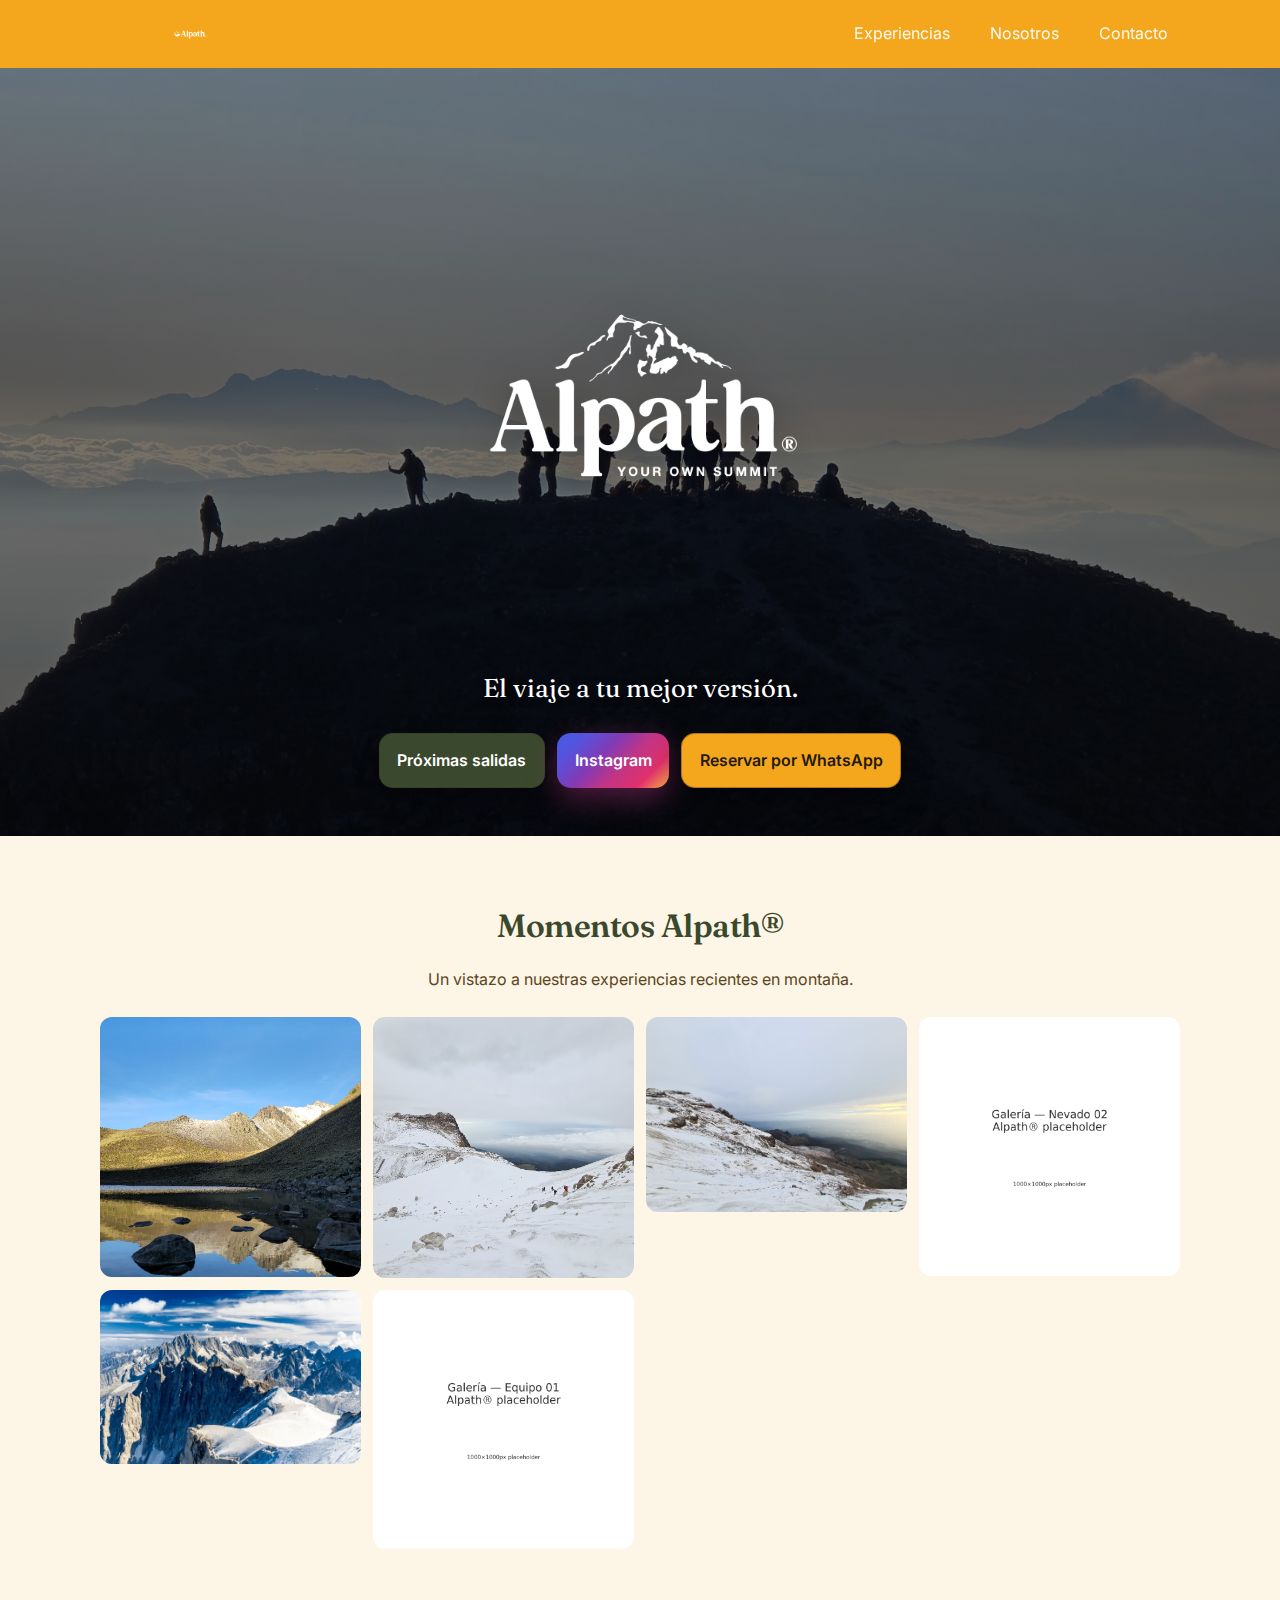
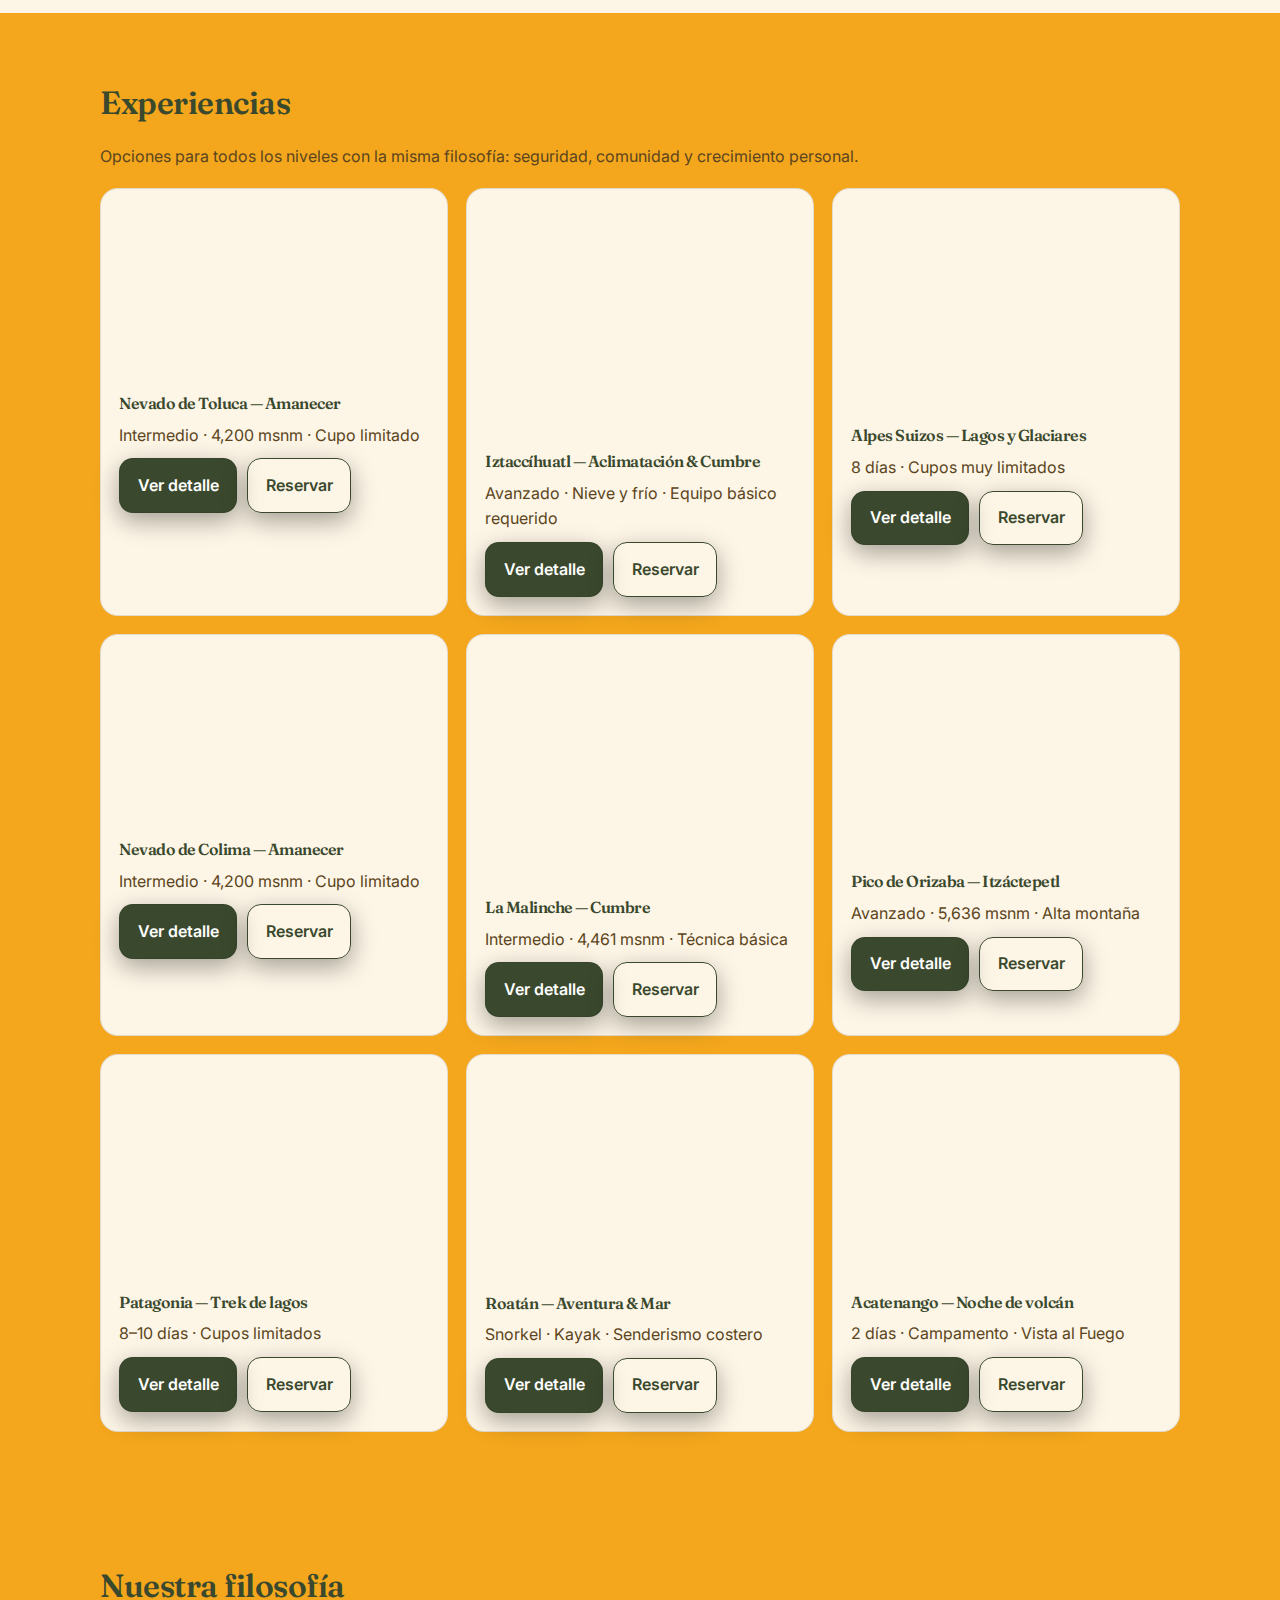
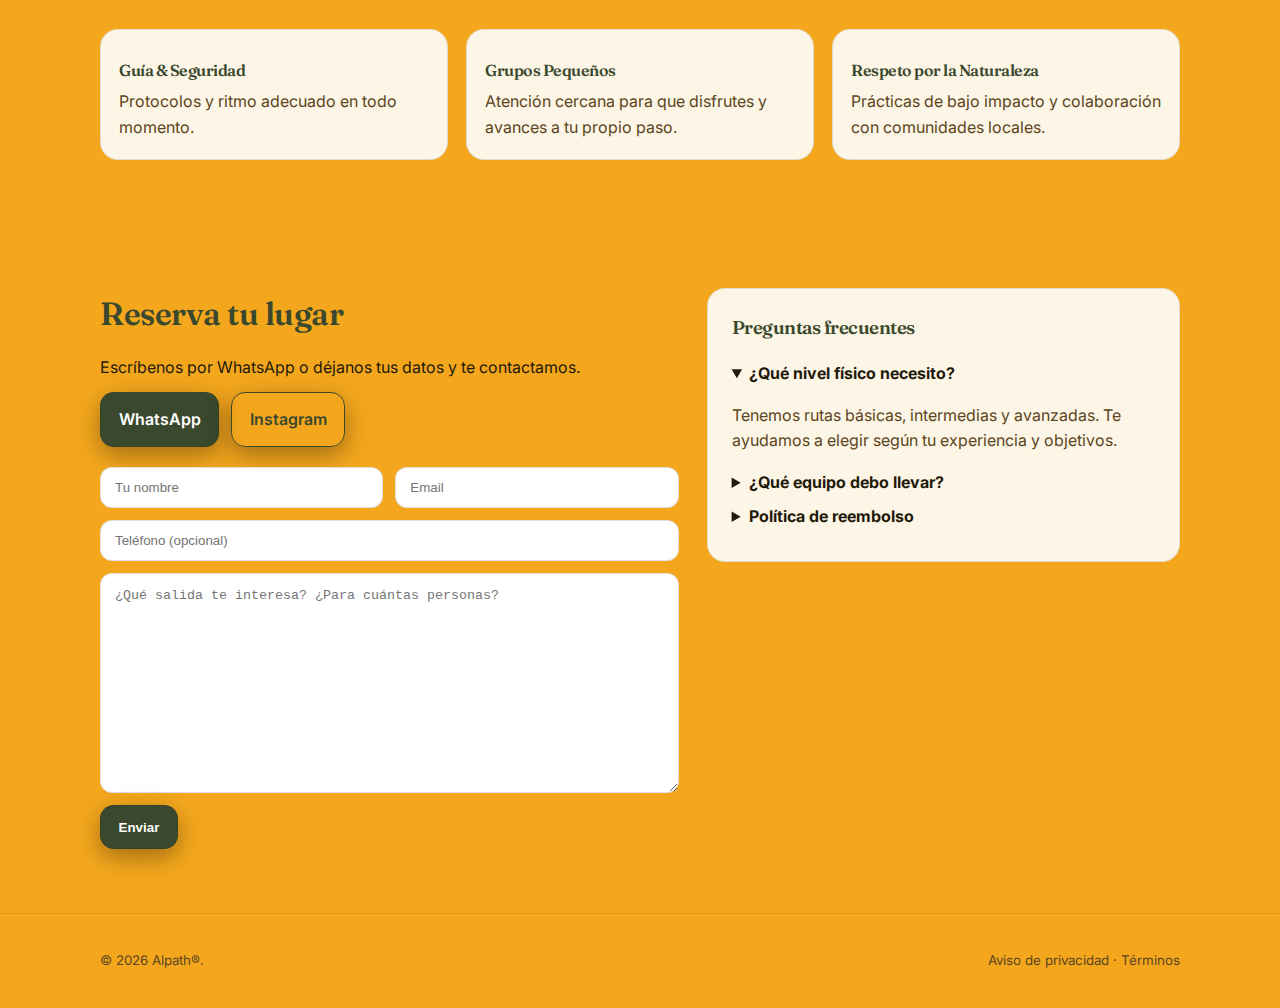
<file: index.html>
<!DOCTYPE html>
<html lang="es" class="scroll-smooth">
<head>
  <meta charset="utf-8" />
  <meta name="viewport" content="width=device-width, initial-scale=1" />
  <title>Alpath® — Ecoturismo Premium</title>
  <meta name="description" content="Ecoturismo en alta montaña, senderismo y expediciones nacionales e internacionales." />
  <meta property="og:title" content="Alpath® — Ecoturismo Premium" />
  <meta property="og:description" content="Vive experiencias transformativas en montaña." />
  <meta property="og:type" content="website" />
  <meta name="theme-color" content="#3a492d" />

  <!-- Favicons / PWA -->
  <link rel="icon" type="image/png" sizes="32x32" href="assets/icons/favicon-32.png" />
  <link rel="icon" type="image/png" sizes="16x16" href="assets/icons/favicon-16.png" />
  <link rel="apple-touch-icon" sizes="180x180" href="assets/icons/apple-touch-icon.png" />
  <link rel="manifest" href="assets/manifest.webmanifest" />

  <!-- Fonts -->
  <link rel="preconnect" href="https://fonts.googleapis.com">
  <link rel="preconnect" href="https://fonts.gstatic.com" crossorigin>
  <link href="https://fonts.googleapis.com/css2?family=Fraunces:opsz,wght@9..144,400;9..144,600;9..144,700&family=Inter:wght@400;500;600;700;800&display=swap" rel="stylesheet">

  <style>
    :root{
      --bg:#f4a71d;--card:#fdf5e6;--muted:#5c4520;--text:#1f1a09;--brand:#3a492d;--accent:#a65a2c;--ring:0 0 0 3px rgba(58,73,45,.35);
      --hero:url('assets/landing-hero.jpg');
      --hero-mobile:url('assets/landing-hero-mobile.jpg');
    }
    *{box-sizing:border-box}
    html,body{margin:0;height:100%}
    body{font-family:Inter,system-ui,-apple-system,Segoe UI,Roboto,Ubuntu,sans-serif;background:var(--bg);color:var(--text);line-height:1.6}
    h1,h2,h3,h4{font-family:'Fraunces',serif;font-weight:600;letter-spacing:-0.5px}
    a{color:inherit;text-decoration:none}
    img{max-width:100%;display:block;height:auto}
    .container{max-width:1120px;margin-inline:auto;padding:0 20px}

    /* Buttons */
    .btn{display:inline-flex;align-items:center;gap:.6rem;background:var(--brand);color:#fff;padding:.85rem 1.1rem;border-radius:14px;font-weight:600;border:1px solid rgba(0,0,0,.08);box-shadow:0 8px 24px rgba(0,0,0,.35);transition:.2s}
    .btn:hover{transform:translateY(-1px)}
    .btn-outline{background:transparent;border:1px solid var(--brand);color:var(--brand)}
    .btn-outline:hover{background:var(--brand);color:#fff}
    .btn-primary{background:#f4a71d;color:#1f1a09;border:1px solid rgba(0,0,0,.28);box-shadow:0 10px 30px rgba(0,0,0,.45)}
    .btn-ghost{background:rgba(255,255,255,.20);color:#fff;border:1px solid rgba(255,255,255,.65)}
    .btn-ghost:hover{background:rgba(255,255,255,.28)}

    /* Header */
    header{position:sticky;top:0;z-index:60;transition:background .3s,border .3s}
    header.scrolled{background:rgba(58,73,45,.97);border-bottom:1px solid rgba(0,0,0,.25)}
    nav{display:flex;align-items:center;justify-content:space-between;padding:12px 0}
    .brand{display:flex;align-items:center;gap:.6rem;color:#fff;position:relative;z-index:2}
    /* Logo suite → isotipo (fade/scale) */
    .brand-slot{position:relative;display:inline-block;width:180px;height:44px}
    .brand-img{position:absolute;inset:0;margin:auto;height:44px;width:auto;opacity:1;transform:scale(1);transition:opacity .28s cubic-bezier(.2,.65,.3,1),transform .28s cubic-bezier(.2,.65,.3,1)}
    .brand-img-iso{width:44px;height:44px;opacity:0;transform:scale(.85)}
    header.scrolled .brand-img-full{opacity:0;transform:scale(.92)}
    header.scrolled .brand-img-iso{opacity:1;transform:scale(1)}
    /* El click es del <a>, no de las imágenes del logo */
    .brand-img, .brand-img-iso { pointer-events: none; }

    .nav-links{display:flex;gap:1rem}
    .nav-links a{opacity:.95;padding:.5rem .75rem;border-radius:10px;color:#fff;position:relative;transition:color .25s ease}
    .nav-links a::after{content:"";position:absolute;left:.75rem;right:.75rem;bottom:.35rem;height:2px;background:#fff;transform:scaleX(0);transform-origin:left;transition:transform .25s ease}
    .nav-links a:hover::after{transform:scaleX(1)}
    .menu-toggle{display:none;align-items:center;gap:.4rem;background:transparent;color:#fff;border:1px solid rgba(255,255,255,.35);padding:.45rem .65rem;border-radius:10px}
    .menu-toggle svg{width:18px;height:18px}
    @media (max-width:768px){
      .menu-toggle{display:inline-flex}
      .nav-links{display:none;position:fixed;left:12px;right:12px;top:60px;flex-direction:column;background:rgba(58,73,45,.98);border:1px solid rgba(255,255,255,.15);border-radius:12px;padding:10px;gap:8px;box-shadow:0 12px 24px rgba(0,0,0,.35)}
      .nav-links.open{display:flex}
      .nav-links a{padding:.75rem 1rem;background:rgba(255,255,255,.06);border-radius:8px}
      nav{padding:10px 0}
      .brand-slot{width:164px;height:40px}
      .brand-img{height:40px}
      .brand-img-iso{width:40px;height:40px}
    }

    /* Hero */
    .hero{padding:72px 0 48px;position:relative;min-height:70vh;display:flex;align-items:center;justify-content:center;text-align:center}
    .hero::before{content:'';position:absolute;inset:0;background:var(--hero) center/cover no-repeat}
    .hero::after{content:'';position:absolute;inset:0;background:linear-gradient(to bottom, rgba(0,0,0,.38), rgba(0,0,0,.70))}
    .hero .container{position:relative;z-index:1}
    .hero h1{font-size:clamp(2.2rem,6vw,3.5rem);color:#fff;text-shadow:0 2px 8px rgba(0,0,0,.6)}
    .hero p{font-family:'Fraunces',serif;font-size:1.6rem;color:#fff;margin:0 auto 24px;text-shadow:0 2px 8px rgba(0,0,0,.6)}
    .hero-logo{width:min(60vw,520px);height:auto;filter:drop-shadow(0 6px 18px rgba(0,0,0,.35));margin:0 auto 8px;display:block}
    .cta-row{display:flex;gap:12px;margin-top:22px;flex-wrap:wrap;justify-content:center}

    /* Sections */
    .section{padding:64px 0}
    .grid-3{display:grid;grid-template-columns:repeat(3,1fr);gap:18px}
    .feature{background:var(--card);border:1px solid rgba(0,0,0,.1);border-radius:18px;padding:18px}
    .feature h4{margin:10px 0 6px;color:var(--brand)}
    .feature p{margin:0;color:var(--muted)}

    /* Cards */
    .card{background:var(--card);border:1px solid rgba(0,0,0,.1);border-radius:18px;padding:18px}

    /* Forms */
    form{display:grid;gap:12px}
    input,textarea{width:100%;background:#fff;border:1px solid rgba(0,0,0,.12);color:#1b1b1b;border-radius:12px;padding:12px 14px;outline:none}
    input:focus,textarea:focus{box-shadow:var(--ring);border-color:rgba(58,73,45,.55)}
    textarea{min-height:220px;resize:vertical;line-height:1.5}
    @media (max-width:640px){ textarea{min-height:180px} }

    /* Footer */
    footer{padding:36px 0;border-top:1px solid rgba(0,0,0,.1);color:var(--muted)}

    /* Reserva tu lugar (layout aireado) */
    .reserve-grid{
      display:grid;
      grid-template-columns:minmax(0,1.1fr) minmax(0,.9fr);
      gap:28px;
      align-items:start;
    }
    .reserve-grid .card{ padding:24px; }
    .reserve-grid .lead{ margin-bottom:10px; }
    #contacto .cta-wrap{ display:flex; gap:12px; flex-wrap:wrap; margin:12px 0 20px; }
    #contacto form .row{ display:grid; grid-template-columns:1fr 1fr; gap:12px; }
    @media (max-width:980px){ .reserve-grid{ grid-template-columns:1fr; gap:20px; } }
    @media (max-width:640px){ #contacto form .row{ grid-template-columns:1fr; } }

    /* LIGHTBOX (galería) */
    .lightbox{position:fixed;inset:0;z-index:1000;background:rgba(0,0,0,.85);display:none;align-items:center;justify-content:center}
    .lightbox.open{display:flex}
    .lightbox img{max-width:96vw;max-height:90vh;border-radius:12px;box-shadow:0 10px 30px rgba(0,0,0,.5);touch-action:pinch-zoom}
    .lightbox .close{position:absolute;top:14px;right:14px;background:rgba(255,255,255,.15);color:#fff;border:1px solid rgba(255,255,255,.35);border-radius:10px;padding:.5rem .7rem}

    /* Mobile hero image */
    @media (max-width:640px){
      .hero::before{background:var(--hero-mobile) center/cover no-repeat}
      .grid-3{grid-template-columns:1fr}
    }

    /* Botón Instagram (gradiente y alto contraste) */
      .btn-instagram{
        background: linear-gradient(135deg,
          #405DE6 0%,
          #5851DB 20%,
          #833AB4 40%,
          #C13584 60%,
          #E1306C 80%,
          #FCAF45 100%);
        color:#fff;
        border:0;
        box-shadow:0 10px 30px rgba(193,53,132,.40); /* magenta */
      }
      .btn-instagram:hover{ filter:brightness(1.06); transform:translateY(-1px); }
      .btn-instagram:focus{ box-shadow:var(--ring), 0 10px 30px rgba(193,53,132,.55); }
  </style>
</head>
<body>
  <header id="siteHeader">
    <div class="container">
      <nav>
        <!-- Logo → Home (producción). Si pruebas local sin servidor, cambia a href="index.html" -->
        <a href="/" class="brand" aria-label="Ir a inicio">
          <span class="brand-slot">
            <img class="brand-img brand-img-full" src="assets/brand/logo-h-white-480.png"
                 srcset="assets/brand/logo-h-white-480.png 1x, assets/brand/logo-h-white-960.png 2x"
                 width="140" height="36" alt="Alpath®">
            <img class="brand-img brand-img-iso"  src="assets/brand/isotipo-greengray-512.png"
                 width="44" height="44" alt="" aria-hidden="true">
          </span>
        </a>

        <button id="menuToggle" class="menu-toggle" aria-label="Abrir menú">
          <svg viewBox="0 0 24 24" fill="currentColor" aria-hidden="true"><path d="M4 6h16v2H4zM4 11h16v2H4zM4 16h16v2H4z"/></svg> Menú
        </button>
        <div id="navLinks" class="nav-links">
          <a href="#experiencias">Experiencias</a>
          <a href="#nosotros">Nosotros</a>
          <a href="#contacto">Contacto</a>
        </div>
      </nav>
    </div>
  </header>

  <!-- Hero -->
  <section class="hero">
    <div class="container">
      <img class="hero-logo" src="assets/brand/hero-logo-greengray-960.png" alt="Alpath®">
      <p>El viaje a tu mejor versión.</p>
      <div class="cta-row">
        <a href="#experiencias" class="btn">Próximas salidas</a>
        <a href="https://www.instagram.com/alpathmountainco/" target="_blank" class="btn btn-instagram">Instagram</a>
        <a href="https://wa.me/523343682659?text=Hola%20Alpath%C2%AE%2C%20quiero%20informaci%C3%B3n%20de%20sus%20pr%C3%B3ximas%20salidas" target="_blank" class="btn btn-primary">Reservar por WhatsApp</a>
      </div>
    </div>
  </section>

  <!-- Galería -->
  <section id="galeria" class="section" style="background:var(--card)">
    <div class="container">
      <h2 style="margin:0 0 14px;font-size:2rem;color:var(--brand);text-align:center">Momentos Alpath®</h2>
      <p class="lead" style="text-align:center;margin-bottom:24px;color:var(--muted)">Un vistazo a nuestras experiencias recientes en montaña.</p>
      <div style="display:grid;grid-template-columns:repeat(auto-fill,minmax(220px,1fr));gap:12px">
        <img loading="lazy" decoding="async" src="assets/galeria/nevado-01.jpg" alt="Trekking" data-lightbox style="border-radius:12px;object-fit:cover;cursor:zoom-in"/>
        <img loading="lazy" decoding="async" src="assets/galeria/izta-01.jpg" alt="Cumbre" data-lightbox style="border-radius:12px;object-fit:cover;cursor:zoom-in"/>
        <img loading="lazy" decoding="async" src="assets/galeria/izta-02.jpg" alt="Alta montaña" data-lightbox style="border-radius:12px;object-fit:cover;cursor:zoom-in"/>
        <img loading="lazy" decoding="async" src="assets/galeria/nevado-02.jpg" alt="Bosque" data-lightbox style="border-radius:12px;object-fit:cover;cursor:zoom-in"/>
        <img loading="lazy" decoding="async" src="assets/galeria/alpes-01.jpg" alt="Amanecer" data-lightbox style="border-radius:12px;object-fit:cover;cursor:zoom-in"/>
        <img loading="lazy" decoding="async" src="assets/galeria/equipo-01.jpg" alt="Equipo" data-lightbox style="border-radius:12px;object-fit:cover;cursor:zoom-in"/>
      </div>
    </div>
  </section>

  <!-- Experiencias -->
  <section id="experiencias" class="section">
    <div class="container">
      <h2 style="margin:0 0 14px;font-size:2rem;color:var(--brand)">Experiencias</h2>
      <p class="lead" style="color:var(--muted)">Opciones para todos los niveles con la misma filosofía: seguridad, comunidad y crecimiento personal.</p>
      <div class="grid-3" style="margin-top:18px">
        <article class="feature">
          <img loading="lazy" decoding="async" src="assets/calendario/nevado-card.jpg" alt="Nevado de Toluca" style="border-radius:12px;margin-bottom:10px" />
          <h4>Nevado de Toluca — Amanecer</h4>
          <p>Intermedio · 4,200 msnm · Cupo limitado</p>
          <div style="margin-top:10px;display:flex;gap:10px;flex-wrap:wrap">
            <a class="btn" href="nevado-toluca.html">Ver detalle</a>
            <a class="btn btn-outline" target="_blank" href="https://wa.me/523343682659?text=Hola%20Alpath%C2%AE%2C%20quiero%20informaci%C3%B3n%20del%20Nevado%20de%20Toluca">Reservar</a>
          </div>
        </article>
        <article class="feature">
          <img loading="lazy" decoding="async" src="assets/calendario/izta-card.jpg" alt="Iztaccíhuatl" style="border-radius:12px;margin-bottom:10px" />
          <h4>Iztaccíhuatl — Aclimatación & Cumbre</h4>
          <p>Avanzado · Nieve y frío · Equipo básico requerido</p>
          <div style="margin-top:10px;display:flex;gap:10px;flex-wrap:wrap">
            <a class="btn" href="iztaccihuatl.html">Ver detalle</a>
            <a class="btn btn-outline" target="_blank" href="https://wa.me/523343682659?text=Hola%20Alpath%C2%AE%2C%20quiero%20informaci%C3%B3n%20de%20Iztacc%C3%ADhuatl">Reservar</a>
          </div>
        </article>
        <article class="feature">
          <img loading="lazy" decoding="async" src="assets/calendario/alpes-card.jpg" alt="Alpes Suizos" style="border-radius:12px;margin-bottom:10px" />
          <h4>Alpes Suizos — Lagos y Glaciares</h4>
          <p>8 días · Cupos muy limitados</p>
          <div style="margin-top:10px;display:flex;gap:10px;flex-wrap:wrap">
            <a class="btn" href="alpes-suizos.html">Ver detalle</a>
            <a class="btn btn-outline" target="_blank" href="https://wa.me/523343682659?text=Hola%20Alpath%C2%AE%2C%20quiero%20informaci%C3%B3n%20de%20Alpes%20Suizos">Reservar</a>
          </div>
        </article>
        
                <!-- Nevado de Colima -->
        <article class="feature">
          <img loading="lazy" decoding="async" src="assets/calendario/colima-card.jpg" alt="Nevado de Colima" style="border-radius:12px;margin-bottom:10px" />
          <h4>Nevado de Colima — Amanecer</h4>
          <p>Intermedio · 4,200 msnm · Cupo limitado</p>
          <div style="margin-top:10px;display:flex;gap:10px;flex-wrap:wrap">
            <a class="btn" href="nevado-de-colima.html">Ver detalle</a>
            <a class="btn btn-outline" target="_blank" href="https://wa.me/523343682659?text=Hola%20Alpath%C2%AE%2C%20quiero%20informaci%C3%B3n%20del%20Nevado%20de%20Colima">Reservar</a>
          </div>
        </article>

        <!-- La Malinche -->
        <article class="feature">
          <img loading="lazy" decoding="async" src="assets/calendario/malinche-card.jpg" alt="La Malinche" style="border-radius:12px;margin-bottom:10px" />
          <h4>La Malinche — Cumbre</h4>
          <p>Intermedio · 4,461 msnm · Técnica básica</p>
          <div style="margin-top:10px;display:flex;gap:10px;flex-wrap:wrap">
            <a class="btn" href="malinche.html">Ver detalle</a>
            <a class="btn btn-outline" target="_blank" href="https://wa.me/523343682659?text=Hola%20Alpath%C2%AE%2C%20quiero%20informaci%C3%B3n%20de%20La%20Malinche">Reservar</a>
          </div>
        </article>

        <!-- Pico de Orizaba -->
        <article class="feature">
          <img loading="lazy" decoding="async" src="assets/calendario/orizaba-card.jpg" alt="Pico de Orizaba" style="border-radius:12px;margin-bottom:10px" />
          <h4>Pico de Orizaba — Itzáctepetl</h4>
          <p>Avanzado · 5,636 msnm · Alta montaña</p>
          <div style="margin-top:10px;display:flex;gap:10px;flex-wrap:wrap">
            <a class="btn" href="pico-de-orizaba.html">Ver detalle</a>
            <a class="btn btn-outline" target="_blank" href="https://wa.me/523343682659?text=Hola%20Alpath%C2%AE%2C%20quiero%20informaci%C3%B3n%20del%20Pico%20de%20Orizaba">Reservar</a>
          </div>
        </article>

        <!-- Patagonia -->
        <article class="feature">
          <img loading="lazy" decoding="async" src="assets/calendario/patagonia-card.jpg" alt="Patagonia" style="border-radius:12px;margin-bottom:10px" />
          <h4>Patagonia — Trek de lagos</h4>
          <p>8–10 días · Cupos limitados</p>
          <div style="margin-top:10px;display:flex;gap:10px;flex-wrap:wrap">
            <a class="btn" href="patagonia.html">Ver detalle</a>
            <a class="btn btn-outline" target="_blank" href="https://wa.me/523343682659?text=Hola%20Alpath%C2%AE%2C%20quiero%20informaci%C3%B3n%20de%20Patagonia">Reservar</a>
          </div>
        </article>

        <!-- Roatán -->
        <article class="feature">
          <img loading="lazy" decoding="async" src="assets/calendario/roatan-card.jpg" alt="Roatán" style="border-radius:12px;margin-bottom:10px" />
          <h4>Roatán — Aventura & Mar</h4>
          <p>Snorkel · Kayak · Senderismo costero</p>
          <div style="margin-top:10px;display:flex;gap:10px;flex-wrap:wrap">
            <a class="btn" href="roatan.html">Ver detalle</a>
            <a class="btn btn-outline" target="_blank" href="https://wa.me/523343682659?text=Hola%20Alpath%C2%AE%2C%20quiero%20informaci%C3%B3n%20de%20Roat%C3%A1n">Reservar</a>
          </div>
        </article>

        <!-- Acatenango -->
        <article class="feature">
          <img loading="lazy" decoding="async" src="assets/calendario/acatenango-card.jpg" alt="Acatenango" style="border-radius:12px;margin-bottom:10px" />
          <h4>Acatenango — Noche de volcán</h4>
          <p>2 días · Campamento · Vista al Fuego</p>
          <div style="margin-top:10px;display:flex;gap:10px;flex-wrap:wrap">
            <a class="btn" href="acatenango.html">Ver detalle</a>
            <a class="btn btn-outline" target="_blank" href="https://wa.me/523343682659?text=Hola%20Alpath%C2%AE%2C%20quiero%20informaci%C3%B3n%20de%20Acatenango">Reservar</a>
          </div>
        </article>

      </div>
    </div>
  </section>

  <!-- Nosotros -->
  <section id="nosotros" class="section">
    <div class="container">
      <h2 style="margin:0 0 14px;font-size:2rem;color:var(--brand)">Nuestra filosofía</h2>
      <div class="grid-3" style="margin-top:18px">
        <article class="feature"><h4>Guía & Seguridad</h4><p>Protocolos y ritmo adecuado en todo momento.</p></article>
        <article class="feature"><h4>Grupos Pequeños</h4><p>Atención cercana para que disfrutes y avances a tu propio paso.</p></article>
        <article class="feature"><h4>Respeto por la Naturaleza</h4><p>Prácticas de bajo impacto y colaboración con comunidades locales.</p></article>
      </div>
    </div>
  </section>

  <!-- Contacto / Reserva tu lugar -->
  <section id="contacto" class="section">
    <div class="container reserve-grid">
      <div>
        <h2 style="margin:0 0 14px;font-size:2rem;color:var(--brand)">Reserva tu lugar</h2>
        <p class="lead">Escríbenos por WhatsApp o déjanos tus datos y te contactamos.</p>

        <div class="cta-wrap">
          <a class="btn" target="_blank" href="https://wa.me/523343682659?text=Hola%20Alpath%C2%AE%2C%20quiero%20informaci%C3%B3n%20de%20sus%20pr%C3%B3ximas%20salidas">WhatsApp</a>
          <a class="btn btn-outline" target="_blank" href="https://www.instagram.com/alpathmountainco/">Instagram</a>
        </div>

        <form id="contactForm">
          <div class="row">
            <input required name="nombre" placeholder="Tu nombre" />
            <input required type="email" name="email" placeholder="Email" />
          </div>
          <input name="telefono" placeholder="Teléfono (opcional)" />
          <textarea required name="mensaje" rows="6" placeholder="¿Qué salida te interesa? ¿Para cuántas personas?"></textarea>
          <div style="display:flex;gap:10px;align-items:center;flex-wrap:wrap">
            <button class="btn" type="submit">Enviar</button>
            <span id="formMsg" style="color:var(--muted)"></span>
          </div>
        </form>
      </div>

      <div class="card">
        <h3 style="margin-top:0;color:var(--brand)">Preguntas frecuentes</h3>
        <details open style="margin-bottom:8px"><summary><strong>¿Qué nivel físico necesito?</strong></summary><p style="color:var(--muted)">Tenemos rutas básicas, intermedias y avanzadas. Te ayudamos a elegir según tu experiencia y objetivos.</p></details>
        <details style="margin-bottom:8px"><summary><strong>¿Qué equipo debo llevar?</strong></summary><p style="color:var(--muted)">Botas, mochila, capa térmica y rompevientos. Para alta montaña te compartimos lista completa.</p></details>
        <details style="margin-bottom:8px"><summary><strong>Política de reembolso</strong></summary><p style="color:var(--muted)">Reembolsos o cambio de fecha con aviso previo (aplican condiciones según la salida).</p></details>
      </div>
    </div>
  </section>

  <footer>
    <div class="container" style="display:flex;justify-content:space-between;gap:14px;flex-wrap:wrap">
      <small>© <span id="year"></span> Alpath®.</small>
      <small><a href="#">Aviso de privacidad</a> · <a href="#">Términos</a></small>
    </div>
  </footer>

  <!-- Lightbox -->
  <div id="lightbox" class="lightbox" aria-hidden="true">
    <button class="close" aria-label="Cerrar">Cerrar ✕</button>
    <img alt="">
  </div>

  <script>
    // Año
    document.getElementById('year').textContent=new Date().getFullYear();

    // Header scrolled
    const header=document.getElementById('siteHeader');
    window.addEventListener('scroll',()=>{ if(window.scrollY>60){header.classList.add('scrolled')}else{header.classList.remove('scrolled')} });

    // Menú móvil
    const toggle=document.getElementById('menuToggle');
    const links=document.getElementById('navLinks');
    if(toggle){ toggle.addEventListener('click',(e)=>{ e.stopPropagation(); links.classList.toggle('open'); }); }
    document.addEventListener('click',(e)=>{ if(!e.target.closest('nav')) links.classList.remove('open'); });

    // Form mock
    const form = document.getElementById('contactForm');
    const msg = document.getElementById('formMsg');
    if(form){
      form.addEventListener('submit', async (e)=>{
        e.preventDefault();
        msg.textContent = 'Enviando…';
        await new Promise(res=>setTimeout(res, 800));
        form.reset();
        msg.textContent = '¡Gracias! Te contactaremos pronto.';
      });
    }

    // --- LIGHTBOX seguro (solo en imágenes con [data-lightbox]) ---
    (function(){
      const lb = document.getElementById('lightbox');
      if(!lb) return;
      const imgEl = lb.querySelector('img');
      const closeBtn = lb.querySelector('.close');

      function openLb(src, alt){
        imgEl.src = src;
        imgEl.alt = alt || '';
        lb.classList.add('open');
        lb.setAttribute('aria-hidden','false');
      }
      function closeLb(){
        lb.classList.remove('open');
        lb.setAttribute('aria-hidden','true');
        imgEl.src = '';
      }

      document.addEventListener('click', (e)=>{
        // 1) IMG marcada explícitamente
        const targetImg = e.target.closest('img[data-lightbox]');
        if (targetImg) {
          e.preventDefault();
          const full = targetImg.getAttribute('data-full') || targetImg.currentSrc || targetImg.src;
          openLb(full, targetImg.alt);
          return;
        }
        // 2) Link que contenga una IMG marcada
        const link = e.target.closest('a');
        if (link) {
          const lbImg = link.querySelector('img[data-lightbox]');
          if (lbImg) {
            e.preventDefault();
            const href = link.getAttribute('href');
            openLb(href || lbImg.currentSrc || lbImg.src, lbImg.alt);
            return;
          }
        }
        // Cerrar al click en backdrop
        if (e.target === lb) closeLb();
      });

      closeBtn && closeBtn.addEventListener('click', closeLb);
      document.addEventListener('keydown',(e)=>{ if(e.key==='Escape') closeLb(); });
    })();
  </script>
</body>
</html>
</file>
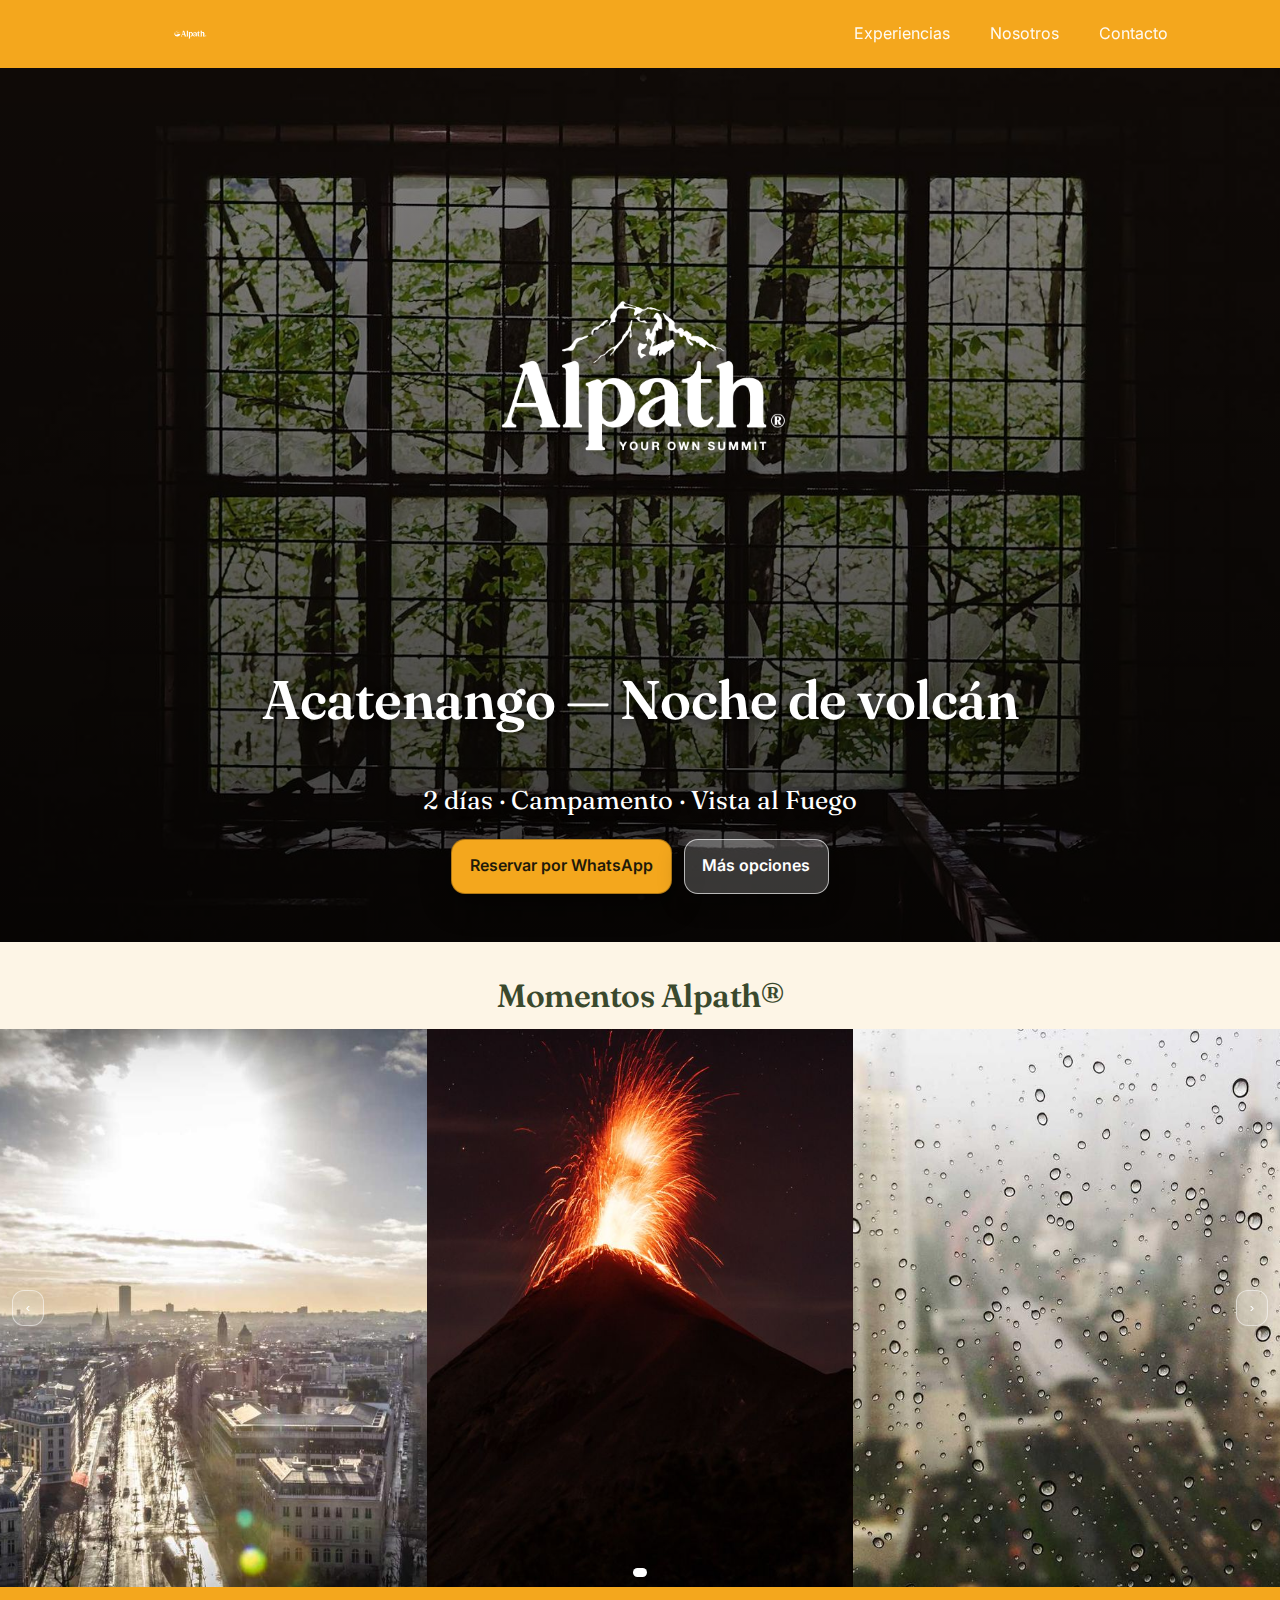
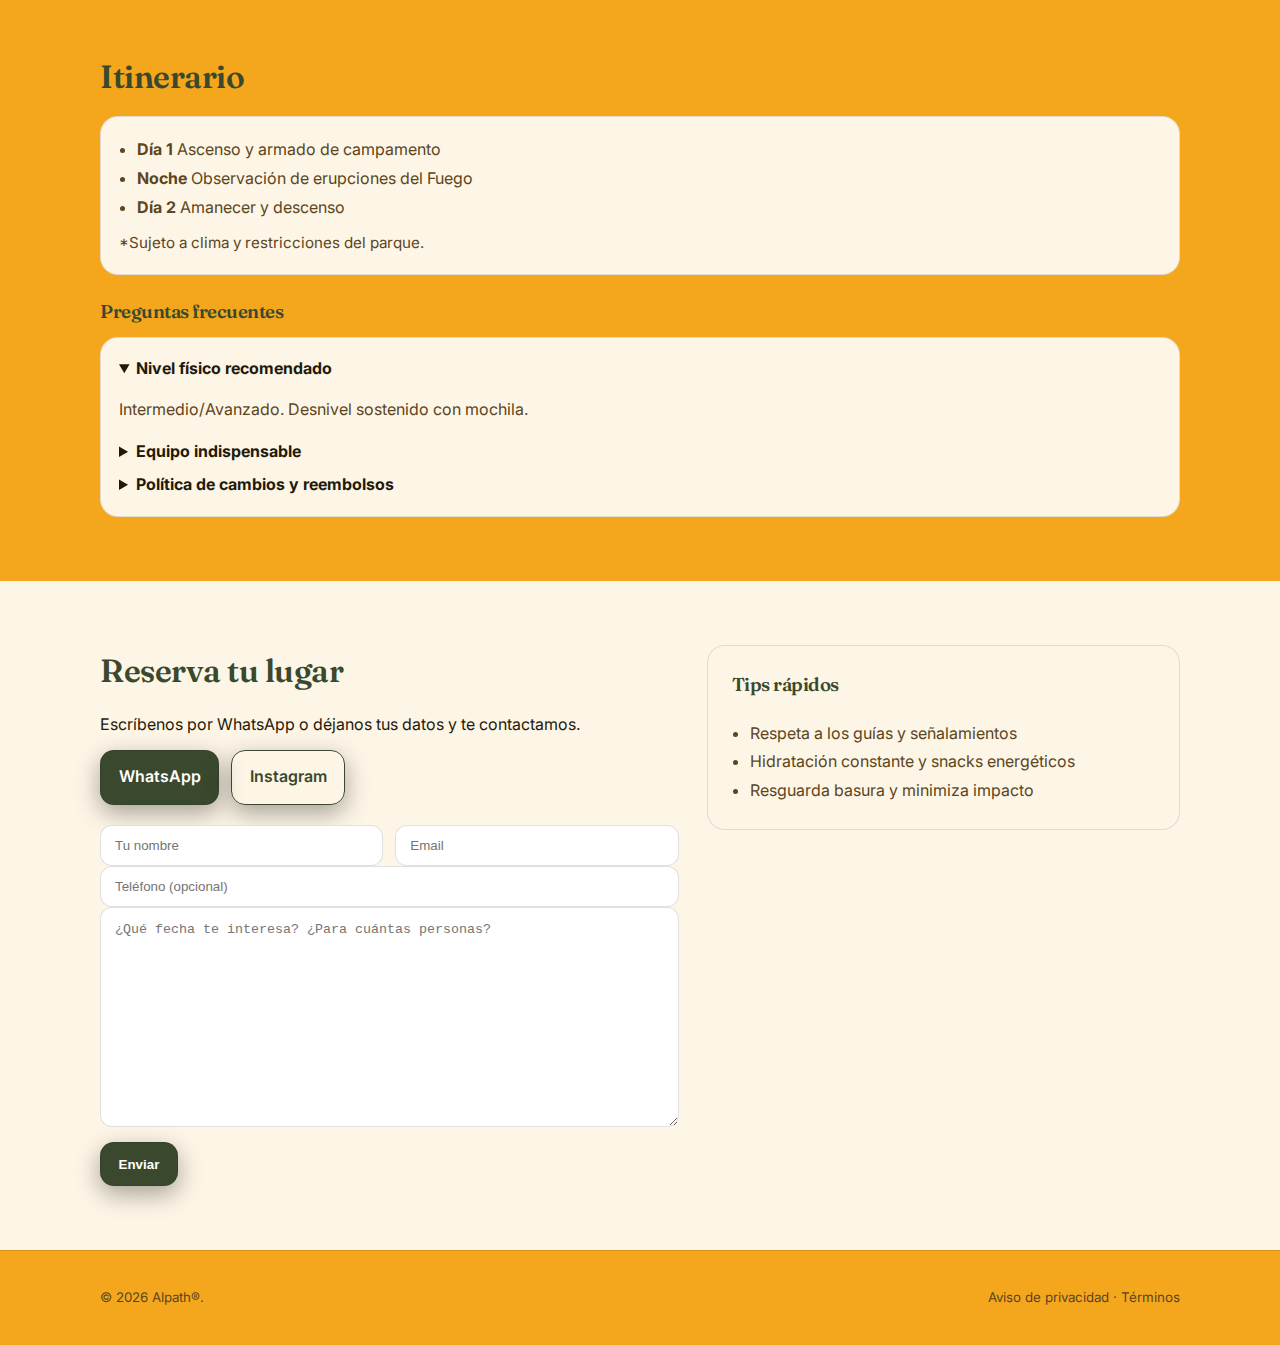
<file: acatenango.html>
<!DOCTYPE html>
<html lang="es" class="scroll-smooth">
<head>
<meta charset="utf-8" />
<meta name="viewport" content="width=device-width, initial-scale=1" />
<title>Alpath® — Acatenango — Noche de volcán</title>
<meta name="description" content="2 días · Campamento · Vista al volcán de Fuego. Ascenso y vivac en Acatenango con guía Alpath®." />
<meta property="og:title" content="Alpath® — Acatenango — Noche de volcán" />
<meta property="og:description" content="2 días · Campamento · Vista al volcán de Fuego. Ascenso y vivac en Acatenango con guía Alpath®." />
<meta property="og:type" content="article" />
<meta name="theme-color" content="#3a492d" />
<link rel="icon" type="image/png" sizes="32x32" href="assets/icons/favicon-32.png" />
<link rel="icon" type="image/png" sizes="16x16" href="assets/icons/favicon-16.png" />
<link rel="apple-touch-icon" sizes="180x180" href="assets/icons/apple-touch-icon.png" />
<link rel="manifest" href="assets/manifest.webmanifest" />
<link rel="preconnect" href="https://fonts.googleapis.com"><link rel="preconnect" href="https://fonts.gstatic.com" crossorigin>
<link href="https://fonts.googleapis.com/css2?family=Fraunces:opsz,wght@9..144,600;9..144,700&family=Inter:wght@400;600;700;800&display=swap" rel="stylesheet">
<style>
:root{--bg:#f4a71d;--card:#fdf5e6;--muted:#5c4520;--text:#1f1a09;--brand:#3a492d;--ring:0 0 0 3px rgba(58,73,45,.35);--hero:url('assets/acatenango-hero.jpg');--hero-mobile:url('assets/acatenango-hero-mobile.jpg');}
*{box-sizing:border-box}html,body{margin:0;height:100%}
body{font-family:Inter,system-ui,-apple-system,Segoe UI,Roboto,Ubuntu,sans-serif;background:var(--bg);color:var(--text);line-height:1.6}
h1,h2,h3,h4{font-family:'Fraunces',serif;font-weight:600;letter-spacing:-0.5px}
a{text-decoration:none;color:inherit}img{max-width:100%;display:block;height:auto}
.container{max-width:1120px;margin-inline:auto;padding:0 20px}
.btn{display:inline-flex;align-items:center;gap:.6rem;background:var(--brand);color:#fff;padding:.85rem 1.1rem;border-radius:14px;font-weight:600;border:1px solid rgba(0,0,0,.08);box-shadow:0 8px 24px rgba(0,0,0,.35);transition:.2s}
.btn:hover{transform:translateY(-1px)}.btn-outline{background:transparent;border:1px solid var(--brand);color:var(--brand)}.btn-outline:hover{background:var(--brand);color:#fff}
.btn-primary{background:#f4a71d;color:#1f1a09;border:1px solid rgba(0,0,0,.28);box-shadow:0 10px 30px rgba(0,0,0,.45)}
.btn-ghost{background:rgba(255,255,255,.20);color:#fff;border:1px solid rgba(255,255,255,.65)}.btn-ghost:hover{background:rgba(255,255,255,.28)}
header{position:sticky;top:0;z-index:60;transition:background .3s,border .3s}
header.scrolled{background:rgba(58,73,45,.97);border-bottom:1px solid rgba(0,0,0,.25)}
nav{display:flex;align-items:center;justify-content:space-between;padding:12px 0}
.brand{display:flex;align-items:center;gap:.6rem;color:#fff;position:relative;z-index:2}
.brand-slot{position:relative;display:inline-block;width:180px;height:44px}
.brand-img{position:absolute;inset:0;margin:auto;height:44px;width:auto;opacity:1;transform:scale(1);transition:opacity .28s,transform .28s}
.brand-img-iso{width:44px;height:44px;opacity:0;transform:scale(.85)}
header.scrolled .brand-img-full{opacity:0;transform:scale(.92)}header.scrolled .brand-img-iso{opacity:1;transform:scale(1)}
.brand-img,.brand-img-iso{pointer-events:none}
.nav-links{display:flex;gap:1rem}.nav-links a{opacity:.95;padding:.5rem .75rem;border-radius:10px;color:#fff;position:relative}
.menu-toggle{display:none;align-items:center;gap:.4rem;background:transparent;color:#fff;border:1px solid rgba(255,255,255,.35);padding:.45rem .65rem;border-radius:10px}
@media (max-width:768px){.menu-toggle{display:inline-flex}.nav-links{display:none;position:fixed;left:12px;right:12px;top:60px;flex-direction:column;background:rgba(58,73,45,.98);border:1px solid rgba(255,255,255,.15);border-radius:12px;padding:10px;gap:8px;box-shadow:0 12px 24px rgba(0,0,0,.35)}.nav-links.open{display:flex}
.brand-slot{width:164px;height:40px}.brand-img{height:40px}.brand-img-iso{width:40px;height:40px}}
.hero{padding:72px 0 48px;position:relative;min-height:70vh;display:flex;align-items:center;justify-content:center;text-align:center}
.hero::before{content:'';position:absolute;inset:0;background:var(--hero) center/cover no-repeat}
.hero::after{content:'';position:absolute;inset:0;background:linear-gradient(to bottom, rgba(0,0,0,.45), rgba(0,0,0,.75))}
.hero .container{position:relative;z-index:1}
.hero h1{font-size:clamp(2.1rem,7.5vw,3.4rem);color:#fff;text-shadow:0 2px 8px rgba(0,0,0,.6)}
.hero p{font-family:'Fraunces',serif;font-size:clamp(1.1rem,4.5vw,1.6rem);color:#fff;margin:0 auto 18px;text-shadow:0 2px 8px rgba(0,0,0,.6)}
.hero-logo{width:min(60vw,480px);height:auto;filter:drop-shadow(0 6px 18px rgba(0,0,0,.35));margin:0 auto 10px;display:block}
.section{padding:64px 0}.card{background:var(--card);border:1px solid rgba(0,0,0,.1);border-radius:18px;padding:18px}
footer{padding:36px 0;border-top:1px solid rgba(0,0,0,.1);color:var(--muted)}
@media (max-width:640px){.hero::before{background:var(--hero-mobile) center/cover no-repeat}}
.reserve-grid{display:grid;grid-template-columns:minmax(0,1.1fr) minmax(0,.9fr);gap:28px;align-items:start}
.reserve-grid .card{padding:24px}.reserve-grid .lead{margin-bottom:10px}
#reserva .cta-wrap{display:flex;gap:12px;flex-wrap:wrap;margin:12px 0 20px}
#reserva form .row{display:grid;grid-template-columns:1fr 1fr;gap:12px}
@media (max-width:980px){.reserve-grid{grid-template-columns:1fr;gap:20px}}
@media (max-width:640px){#reserva form .row{grid-template-columns:1fr}}
input,textarea{width:100%;background:#fff;border:1px solid rgba(0,0,0,.12);color:#1b1b1b;border-radius:12px;padding:12px 14px;outline:none}
input:focus,textarea:focus{box-shadow:var(--ring);border-color:rgba(58,73,45,.55)}
textarea{min-height:220px;resize:vertical;line-height:1.5}
@media (max-width:640px){textarea{min-height:180px}}
.lightbox{position:fixed;inset:0;z-index:1000;background:rgba(0,0,0,.85);display:none;align-items:center;justify-content:center}
.lightbox.open{display:flex}.lightbox img{max-width:96vw;max-height:90vh;border-radius:12px;box-shadow:0 10px 30px rgba(0,0,0,.5);touch-action:pinch-zoom}
.lightbox .close{position:absolute;top:14px;right:14px;background:rgba(255,255,255,.15);color:#fff;border:1px solid rgba(255,255,255,.35);border-radius:10px;padding:.5rem .7rem}


/* ===== CAROUSEL / SLIDER (multi-per-view) ===== */
.carousel{position:relative;width:100%;overflow:hidden;background:#000}
.carousel-frame{width:100%;height:clamp(280px,62vh,760px)}
.carousel-track{display:flex;height:100%;transition:transform .6s ease;will-change:transform}
.carousel-slide{min-width:100%;height:100%;position:relative}
@media (min-width:1024px){
  .carousel-slide{min-width:33.3333%} /* 3 por vista en desktop */
}
.carousel-slide img{width:100%;height:100%;object-fit:cover;display:block}

/* Ocultar caption (punto 3) */
.carousel-caption{display:none}

/* Controles */
.c-btn{position:absolute;top:50%;transform:translateY(-50%);z-index:5;
  background:rgba(255,255,255,.14);border:1px solid rgba(255,255,255,.5);
  color:#fff;padding:.6rem .8rem;border-radius:12px;cursor:pointer}
.c-btn:hover{background:rgba(255,255,255,.22)}
.c-prev{left:12px}
.c-next{right:12px}

/* Dots */
.c-dots{position:absolute;left:0;right:0;bottom:10px;display:flex;gap:8px;justify-content:center;z-index:5}
.c-dot{width:9px;height:9px;border-radius:999px;border:1px solid rgba(255,255,255,.8);background:transparent}
.c-dot.is-active{background:#fff}


</style>
</head>
<body>
<header id="siteHeader"><div class="container"><nav>
  <a href="/" class="brand" aria-label="Ir a inicio">
    <span class="brand-slot">
      <img class="brand-img brand-img-full" src="assets/brand/logo-h-white-480.png" width="140" height="36" alt="Alpath®">
      <img class="brand-img brand-img-iso"  src="assets/brand/isotipo-greengray-512.png" width="44" height="44" alt="" aria-hidden="true">
    </span>
  </a>
  <button id="menuToggle" class="menu-toggle" aria-label="Abrir menú">Menú</button>
  <div id="navLinks" class="nav-links">
    <a href="index.html#experiencias">Experiencias</a>
    <a href="index.html#nosotros">Nosotros</a>
    <a href="index.html#contacto">Contacto</a>
  </div>
</nav></div></header>

<section class="hero">
  <div class="container">
    <img class="hero-logo" src="assets/brand/hero-logo-greengray-960.png" alt="Alpath®">
    <h1>Acatenango — Noche de volcán</h1>
    <p>2 días · Campamento · Vista al Fuego</p>
    <div class="cta-row" style="display:flex;gap:12px;justify-content:center;flex-wrap:wrap">
      <a class="btn btn-primary" target="_blank" href="https://wa.me/523343682659?text=Hola%20Alpath%C2%AE%2C%20quiero%20reservar%20esta%20experiencia%20(Acatenango)">Reservar por WhatsApp</a>
      <a class="btn btn-ghost" href="#reserva">Más opciones</a>
    </div>
  </div>
</section>

<section class="section" style="padding:28px 0 8px;background:var(--card)">
  <div class="container">
    <h2 style="margin:0;font-size:2rem;color:var(--brand);text-align:center">Momentos Alpath®</h2>
  </div>
</section>

<!-- Galería — Acatenango -->
<section id="galeria" class="section" style="padding:0">
  <div class="carousel" data-autoplay="true" data-interval="5000">
    <div class="carousel-frame">
      <div class="carousel-track">
        <div class="carousel-slide">
          <img src="assets/galeria/acatenango-01.jpg" alt="Acatenango — Campamento">
          <div class="carousel-caption">Acatenango — Campamento</div>
        </div>
        <div class="carousel-slide">
          <img src="assets/galeria/acatenango-02.jpg" alt="Acatenango — Fuego nocturno">
          <div class="carousel-caption">Acatenango — Fuego nocturno</div>
        </div>
        <div class="carousel-slide">
          <img src="assets/galeria/acatenango-03.jpg" alt="Acatenango — Amanecer">
          <div class="carousel-caption">Acatenango — Amanecer</div>
        </div>
      </div>
    </div>
    <button class="c-btn c-prev" type="button" aria-label="Anterior">‹</button>
    <button class="c-btn c-next" type="button" aria-label="Siguiente">›</button>
    <div class="c-dots" aria-label="Paginación"></div>
  </div>
</section>



<section class="section">
  <div class="container">
    <h2 style="margin:0 0 14px;font-size:2rem;color:var(--brand)">Itinerario</h2>
    <div class="card" style="margin-top:10px">
      <ul style="margin:0;padding-left:18px;color:var(--muted);line-height:1.8">
        <li><strong>Día 1</strong> Ascenso y armado de campamento</li>
        <li><strong>Noche</strong> Observación de erupciones del Fuego</li>
        <li><strong>Día 2</strong> Amanecer y descenso</li>
      </ul>
      <p style="margin:10px 0 0;color:var(--muted);font-size:.95rem">*Sujeto a clima y restricciones del parque.</p>
    </div>

    <h3 style="margin:22px 0 10px;color:var(--brand)">Preguntas frecuentes</h3>
    <div class="card">
      <details open style="margin-bottom:8px"><summary><strong>Nivel físico recomendado</strong></summary><p style="color:var(--muted)">Intermedio/Avanzado. Desnivel sostenido con mochila.</p></details>
      <details style="margin-bottom:8px"><summary><strong>Equipo indispensable</strong></summary><p style="color:var(--muted)">Botas, saco -5 °C, aislante, capas térmicas, impermeable, frontal, 3L agua.</p></details>
      <details style="margin-bottom:0"><summary><strong>Política de cambios y reembolsos</strong></summary><p style="color:var(--muted)">Cambios con aviso previo. Reembolsos sujetos a condiciones.</p></details>
    </div>
  </div>
</section>

<section id="reserva" class="section" style="background:var(--card)">
  <div class="container reserve-grid">
    <div>
      <h2 style="margin:0 0 14px;font-size:2rem;color:var(--brand)">Reserva tu lugar</h2>
      <p class="lead">Escríbenos por WhatsApp o déjanos tus datos y te contactamos.</p>
      <div class="cta-wrap">
        <a class="btn" target="_blank" href="https://wa.me/523343682659?text=Hola%20Alpath%C2%AE%2C%20quiero%20reservar%20Acatenango">WhatsApp</a>
        <a class="btn btn-outline" target="_blank" href="https://www.instagram.com/alpathmountainco/">Instagram</a>
      </div>

      <form name="contacto-acatenango" method="POST" data-netlify="true" netlify-honeypot="bot-field" action="/gracias.html">
        <input type="hidden" name="form-name" value="contacto-acatenango" />
        <p style="display:none"><label>No llenar: <input name="bot-field" /></label></p>
        <div class="row">
          <input required name="nombre" placeholder="Tu nombre" />
          <input required type="email" name="email" placeholder="Email" />
        </div>
        <input name="telefono" placeholder="Teléfono (opcional)" />
        <textarea required name="mensaje" rows="6" placeholder="¿Qué fecha te interesa? ¿Para cuántas personas?"></textarea>
        <div data-netlify-recaptcha="true" style="margin:8px 0"></div>
        <div style="display:flex;gap:10px;align-items:center;flex-wrap:wrap"><button class="btn" type="submit">Enviar</button></div>
      </form>
    </div>

    <div class="card">
      <h3 style="margin-top:0;color:var(--brand)">Tips rápidos</h3>
      <ul style="margin:0;padding-left:18px;color:var(--muted);line-height:1.8">
        <li>Respeta a los guías y señalamientos</li>
        <li>Hidratación constante y snacks energéticos</li>
        <li>Resguarda basura y minimiza impacto</li>
      </ul>
    </div>
  </div>
</section>

<footer><div class="container" style="display:flex;justify-content:space-between;gap:14px;flex-wrap:wrap">
  <small>© <span id="year"></span> Alpath®.</small>
  <small><a href="#">Aviso de privacidad</a> · <a href="#">Términos</a></small>
</div></footer>

<div id="lightbox" class="lightbox" aria-hidden="true"><button class="close" aria-label="Cerrar">Cerrar ✕</button><img alt=""></div>

<script>
document.getElementById('year').textContent=new Date().getFullYear();
const header=document.getElementById('siteHeader');window.addEventListener('scroll',()=>{header.classList.toggle('scrolled',window.scrollY>60)});
const toggle=document.getElementById('menuToggle');const links=document.getElementById('navLinks');if(toggle){toggle.addEventListener('click',(e)=>{e.stopPropagation();links.classList.toggle('open')});}document.addEventListener('click',(e)=>{if(!e.target.closest('nav')) links.classList.remove('open')});
(function(){const lb=document.getElementById('lightbox');if(!lb)return;const imgEl=lb.querySelector('img');const closeBtn=lb.querySelector('.close');function openLb(src,alt){imgEl.src=src;imgEl.alt=alt||'';lb.classList.add('open');lb.setAttribute('aria-hidden','false')}function closeLb(){lb.classList.remove('open');lb.setAttribute('aria-hidden','true');imgEl.src=''}document.addEventListener('click',(e)=>{const targetImg=e.target.closest('img[data-lightbox]');if(targetImg){e.preventDefault();const full=targetImg.getAttribute('data-full')||targetImg.currentSrc||targetImg.src;openLb(full,targetImg.alt);return}const link=e.target.closest('a');if(link){const lbImg=link.querySelector('img[data-lightbox]');if(lbImg){e.preventDefault();const href=link.getAttribute('href');openLb(href||lbImg.currentSrc||lbImg.src,lbImg.alt);return}}if(e.target===lb)closeLb()});closeBtn&&closeBtn.addEventListener('click',closeLb);document.addEventListener('keydown',(e)=>{if(e.key==='Escape')closeLb()})})();
</script>

<script>
/* ===== Slider multi-per-view (autoplay, flechas, dots por grupo, swipe) ===== */
(function(){
  const mqDesktop = window.matchMedia('(min-width:1024px)');
  const debounce = (fn,ms=150)=>{let t;return (...a)=>{clearTimeout(t);t=setTimeout(()=>fn(...a),ms);}};

  document.querySelectorAll('.carousel').forEach(initCarousel);

  function initCarousel(root){
    const frame   = root.querySelector('.carousel-frame');
    const track   = root.querySelector('.carousel-track');
    const slides  = Array.from(root.querySelectorAll('.carousel-slide'));
    const btnPrev = root.querySelector('.c-prev');
    const btnNext = root.querySelector('.c-next');
    const dotsWrap= root.querySelector('.c-dots');

    const interval = parseInt(root.dataset.interval || '5000', 10);
    const autoplay = root.dataset.autoplay !== 'false';

    let i = 0;                 // índice del primer slide visible
    let spv = getSPV();        // slides por vista (1 móvil, 3 desktop)
    let timer = null, hovering = false, touching = false;
    let dots = [];

    function getSPV(){ return mqDesktop.matches ? 3 : 1; }
    function groupsCount(){ return Math.ceil(slides.length / spv); }
    function groupIndex(){ return Math.floor(i / spv); }

    function buildDots(){
      dotsWrap.innerHTML = '';
      dots = Array.from({length: groupsCount()}, (_,g)=>{
        const b = document.createElement('button');
        b.className = 'c-dot' + (g===groupIndex() ? ' is-active' : '');
        b.type = 'button';
        b.setAttribute('aria-label', `Ir al grupo ${g+1}`);
        b.addEventListener('click', ()=> go(g*spv, true));
        dotsWrap.appendChild(b);
        return b;
      });
    }

    function setTransform(){
      const offset = (100 / spv) * i;        // % a desplazar según spv
      track.style.transform = `translateX(-${offset}%)`;
      const g = groupIndex();
      dots.forEach((d,idx)=> d.classList.toggle('is-active', idx===g));
    }

    function clampIndex(idx){
      if (idx < 0) return slides.length - 1;
      if (idx > slides.length - 1) return 0;
      return idx;
    }

    function prev(manual=false){ i = clampIndex(i - 1); setTransform(); restart(manual); }
    function next(manual=false){ i = clampIndex(i + 1); setTransform(); restart(manual); }
    function go(idx,manual=false){ i = clampIndex(idx); setTransform(); restart(manual); }

    function start(){
      if(!autoplay) return;
      stop();
      timer = setInterval(()=> {
        if(!hovering && !touching && document.visibilityState==='visible'){ next(); }
      }, interval);
    }
    function stop(){ if(timer){ clearInterval(timer); timer=null; } }
    function restart(manual){ if(manual){ stop(); start(); } }

    // Eventos UI
    if(btnPrev) btnPrev.addEventListener('click', ()=> prev(true));
    if(btnNext) btnNext.addEventListener('click', ()=> next(true));

    root.addEventListener('mouseenter', ()=> hovering=true);
    root.addEventListener('mouseleave', ()=> hovering=false);
    document.addEventListener('visibilitychange', ()=> { if(document.visibilityState!=='visible') stop(); else start(); });

    // Swipe
    let sx=0, sy=0;
    frame.addEventListener('touchstart', (e)=>{ touching=true; const t=e.changedTouches[0]; sx=t.clientX; sy=t.clientY; }, {passive:true});
    frame.addEventListener('touchend', (e)=>{
      const t=e.changedTouches[0], dx=t.clientX-sx, dy=t.clientY-sy;
      touching=false;
      if(Math.abs(dx)>40 && Math.abs(dx)>Math.abs(dy)){ dx<0 ? next(true) : prev(true); }
    }, {passive:true});

    // Responsive: si cambia spv, rearmar dots y reajustar transform
    const onResize = debounce(()=>{
      const s = getSPV();
      if (s !== spv){
        spv = s;
        // re-alinear i al inicio del grupo equivalente
        i = Math.max(0, Math.min(i, slides.length-1));
        buildDots();
        setTransform();
      }
    }, 150);
    mqDesktop.addEventListener ? mqDesktop.addEventListener('change', onResize) : window.addEventListener('resize', onResize);

    // Init
    buildDots();
    setTransform();
    start();
  }
})();
</script>



</body>
</html>
</file>
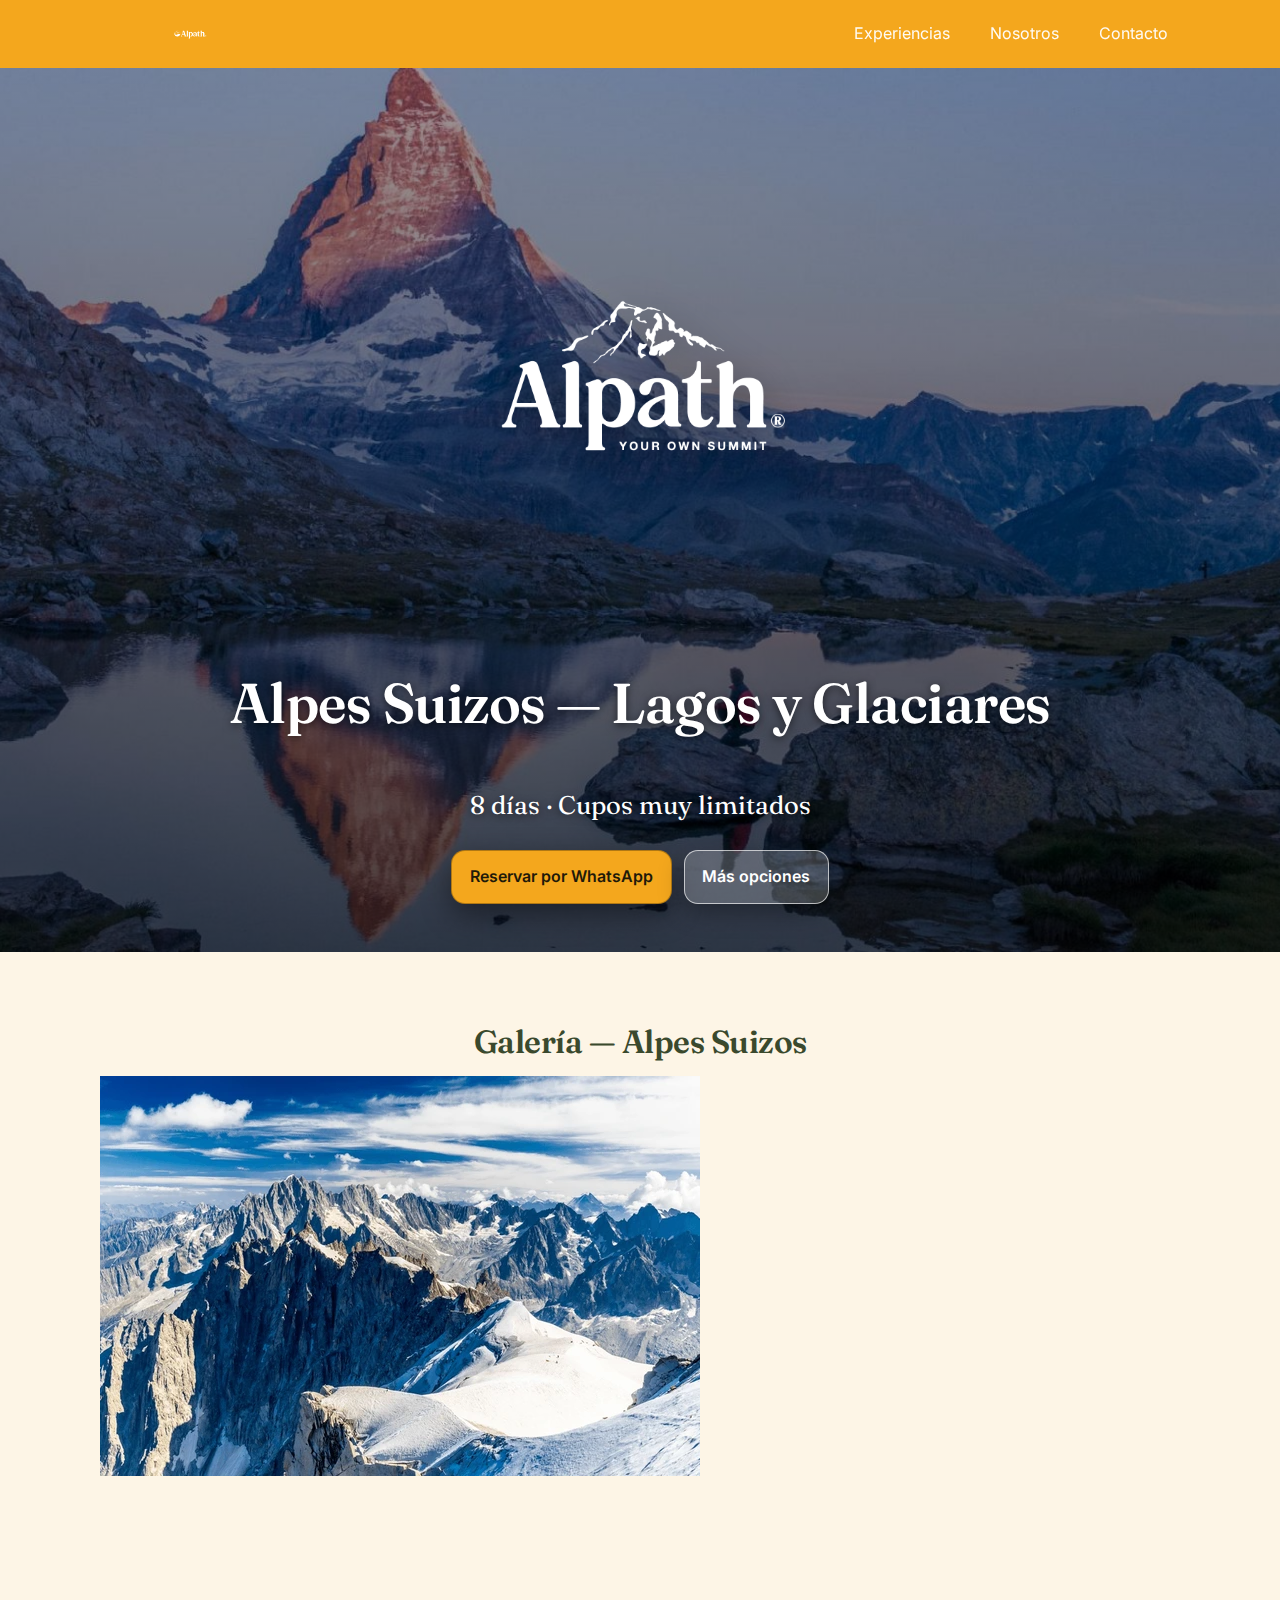
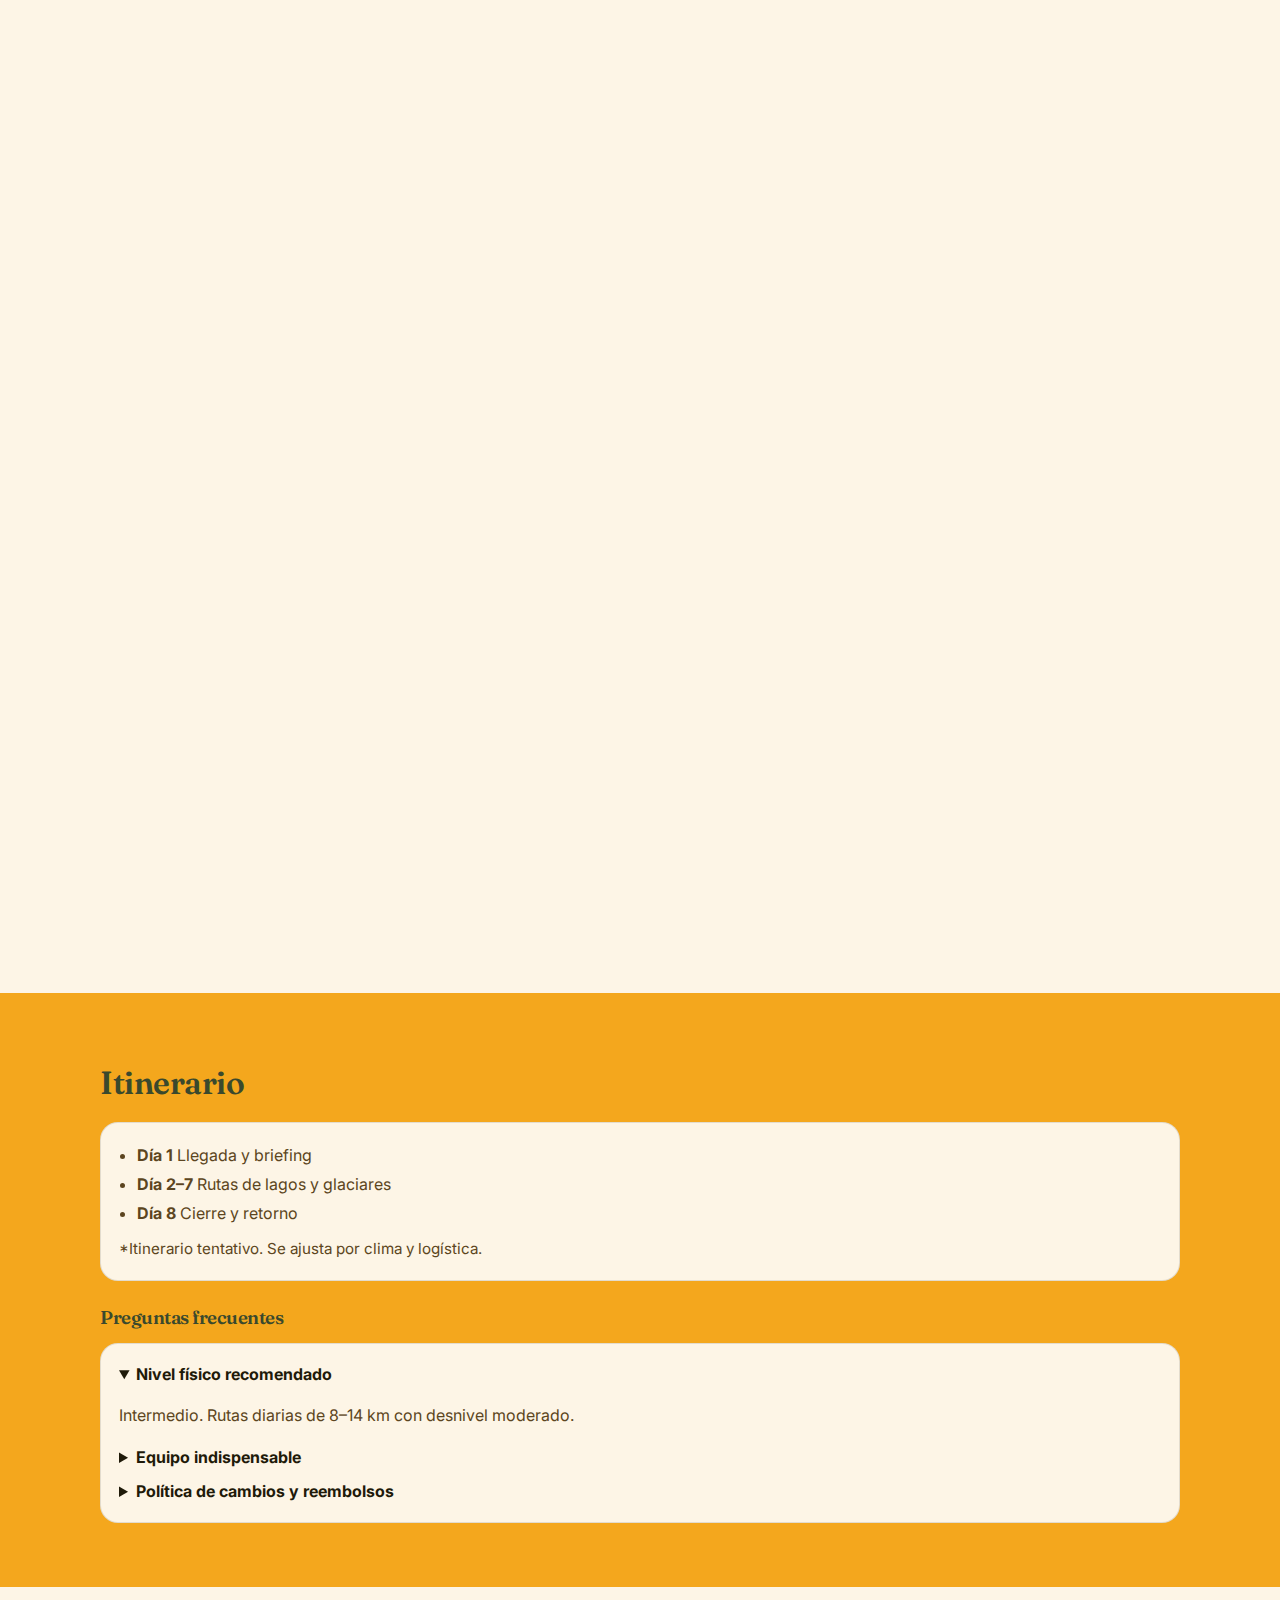
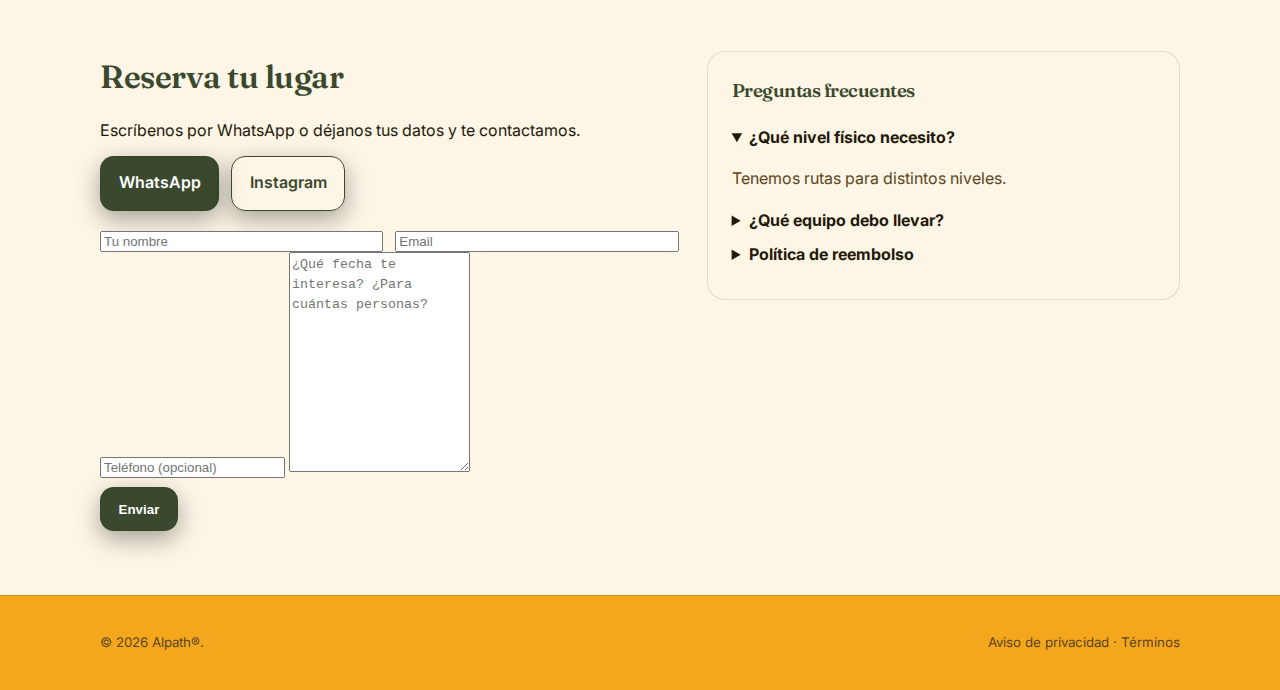
<file: alpes-suizos.html>
<!DOCTYPE html>
<html lang="es" class="scroll-smooth">
<head>
  <meta charset="utf-8" />
  <meta name="viewport" content="width=device-width, initial-scale=1" />
  <title>Alpath® — Alpes Suizos — Lagos y Glaciares</title>
  <meta name="description" content="8 días · Cupos muy limitados · Lagos turquesa y glaciares con logística Alpath®." />
  <meta property="og:title" content="Alpath® — Alpes Suizos — Lagos y Glaciares" />
  <meta property="og:description" content="8 días · Cupos muy limitados · Lagos turquesa y glaciares con logística Alpath®." />
  <meta property="og:type" content="article" />
  <meta name="theme-color" content="#3a492d" />

  <link rel="icon" type="image/png" sizes="32x32" href="assets/icons/favicon-32.png" />
  <link rel="icon" type="image/png" sizes="16x16" href="assets/icons/favicon-16.png" />
  <link rel="apple-touch-icon" sizes="180x180" href="assets/icons/apple-touch-icon.png" />
  <link rel="manifest" href="assets/manifest.webmanifest" />

  <link rel="preconnect" href="https://fonts.googleapis.com">
  <link rel="preconnect" href="https://fonts.gstatic.com" crossorigin>
  <link href="https://fonts.googleapis.com/css2?family=Fraunces:opsz,wght@9..144,400;9..144,600;9..144,700&family=Inter:wght@400;500;600;700;800&display=swap" rel="stylesheet">

  <style>
    :root{
      --bg:#f4a71d;--card:#fdf5e6;--muted:#5c4520;--text:#1f1a09;--brand:#3a492d;--accent:#a65a2c;--ring:0 0 0 3px rgba(58,73,45,.35);
      --hero:url('assets/alpes-hero.jpg');
      --hero-mobile:url('assets/alpes-hero-mobile.jpg');
    }
    *{box-sizing:border-box}
    html,body{margin:0;height:100%}
    body{font-family:Inter,system-ui,-apple-system,Segoe UI,Roboto,Ubuntu,sans-serif;background:var(--bg);color:var(--text);line-height:1.6}
    h1,h2,h3,h4{font-family:'Fraunces',serif;font-weight:600;letter-spacing:-0.5px}
    a{color:inherit;text-decoration:none}
    img{max-width:100%;display:block;height:auto}
    .container{max-width:1120px;margin-inline:auto;padding:0 20px}

    .btn{display:inline-flex;align-items:center;gap:.6rem;background:var(--brand);color:#fff;padding:.85rem 1.1rem;border-radius:14px;font-weight:600;border:1px solid rgba(0,0,0,.08);box-shadow:0 8px 24px rgba(0,0,0,.35);transition:.2s}
    .btn:hover{transform:translateY(-1px)}
    .btn-outline{background:transparent;border:1px solid var(--brand);color:var(--brand)}
    .btn-outline:hover{background:var(--brand);color:#fff}
    .btn-primary{background:#f4a71d;color:#1f1a09;border:1px solid rgba(0,0,0,.28);box-shadow:0 10px 30px rgba(0,0,0,.45)}
    .btn-ghost{background:rgba(255,255,255,.20);color:#fff;border:1px solid rgba(255,255,255,.65)}
    .btn-ghost:hover{background:rgba(255,255,255,.28)}

    header{position:sticky;top:0;z-index:60;transition:background .3s,border .3s}
    header.scrolled{background:rgba(58,73,45,.97);border-bottom:1px solid rgba(0,0,0,.25)}
    nav{display:flex;align-items:center;justify-content:space-between;padding:12px 0}
    .brand{display:flex;align-items:center;gap:.6rem;color:#fff;position:relative;z-index:2}
    .brand-slot{position:relative;display:inline-block;width:180px;height:44px}
    .brand-img{position:absolute;inset:0;margin:auto;height:44px;width:auto;opacity:1;transform:scale(1);transition:opacity .28s cubic-bezier(.2,.65,.3,1),transform .28s cubic-bezier(.2,.65,.3,1)}
    .brand-img-iso{width:44px;height:44px;opacity:0;transform:scale(.85)}
    header.scrolled .brand-img-full{opacity:0;transform:scale(.92)}
    header.scrolled .brand-img-iso{opacity:1;transform:scale(1)}
    .brand-img, .brand-img-iso { pointer-events: none; }

    .nav-links{display:flex;gap:1rem}
    .nav-links a{opacity:.95;padding:.5rem .75rem;border-radius:10px;color:#fff;position:relative;transition:color .25s ease}
    .nav-links a::after{content:"";position:absolute;left:.75rem;right:.75rem;bottom:.35rem;height:2px;background:#fff;transform:scaleX(0);transform-origin:left;transition:transform .25s ease}
    .nav-links a:hover::after{transform:scaleX(1)}
    .menu-toggle{display:none;align-items:center;gap:.4rem;background:transparent;color:#fff;border:1px solid rgba(255,255,255,.35);padding:.45rem .65rem;border-radius:10px}
    .menu-toggle svg{width:18px;height:18px}
    @media (max-width:768px){
      .menu-toggle{display:inline-flex}
      .nav-links{display:none;position:fixed;left:12px;right:12px;top:60px;flex-direction:column;background:rgba(58,73,45,.98);border:1px solid rgba(255,255,255,.15);border-radius:12px;padding:10px;gap:8px;box-shadow:0 12px 24px rgba(0,0,0,.35)}
      .nav-links.open{display:flex}
      .nav-links a{padding:.75rem 1rem;background:rgba(255,255,255,.06);border-radius:8px}
      nav{padding:10px 0}
      .brand-slot{width:164px;height:40px}
      .brand-img{height:40px}
      .brand-img-iso{width:40px;height:40px}
    }

    .hero{padding:72px 0 48px;position:relative;min-height:70vh;display:flex;align-items:center;justify-content:center;text-align:center}
    .hero::before{content:'';position:absolute;inset:0;background:var(--hero) center/cover no-repeat}
    .hero::after{content:'';position:absolute;inset:0;background:linear-gradient(to bottom, rgba(0,0,0,.38), rgba(0,0,0,.70))}
    .hero .container{position:relative;z-index:1}
    .hero h1{font-size:clamp(2.1rem,7.5vw,3.5rem);color:#fff;text-shadow:0 2px 8px rgba(0,0,0,.6)}
    .hero p{font-family:'Fraunces',serif;font-size:clamp(1.1rem,4.5vw,1.6rem);color:#fff;margin:0 auto 24px;text-shadow:0 2px 8px rgba(0,0,0,.6)}
    .hero-logo{width:min(60vw,480px);height:auto;filter:drop-shadow(0 6px 18px rgba(0,0,0,.35))}

    .section{padding:64px 0}
    .card{background:var(--card);border:1px solid rgba(0,0,0,.1);border-radius:18px;padding:18px}
    footer{padding:36px 0;border-top:1px solid rgba(0,0,0,.1);color:var(--muted)}
    @media (max-width:640px){ .hero::before{background:var(--hero-mobile) center/cover no-repeat} }

    .lightbox{position:fixed;inset:0;z-index:1000;background:rgba(0,0,0,.85);display:none;align-items:center;justify-content:center}
    .lightbox.open{display:flex}
    .lightbox img{max-width:96vw;max-height:90vh;border-radius:12px;box-shadow:0 10px 30px rgba(0,0,0,.5);touch-action:pinch-zoom}
    .lightbox .close{position:absolute;top:14px;right:14px;background:rgba(255,255,255,.15);color:#fff;border:1px solid rgba(255,255,255,.35);border-radius:10px;padding:.5rem .7rem}

    .reserve-grid{
      display:grid;
      grid-template-columns:minmax(0,1.1fr) minmax(0,.9fr);
      gap:28px;
      align-items:start;
    }
    .reserve-grid .card{ padding:24px; }
    .reserve-grid .lead{ margin-bottom:10px; }
    #reserva .cta-wrap{ display:flex; gap:12px; flex-wrap:wrap; margin:12px 0 20px; }
    #reserva form .row{ display:grid; grid-template-columns:1fr 1fr; gap:12px; }
    @media (max-width:980px){ .reserve-grid{ grid-template-columns:1fr; gap:20px; } }
    @media (max-width:640px){ #reserva form .row{ grid-template-columns:1fr; } }

    textarea{min-height:220px;resize:vertical;line-height:1.5}
    @media (max-width:640px){ textarea{min-height:180px} }

    /* ===== CAROUSEL / SLIDER ===== */
    .carousel{position:relative;width:100%;overflow:hidden;background:#000}
    .carousel-frame{width:100%;height:clamp(280px,62vh,760px)}
    .carousel-track{display:flex;height:100%;transition:transform .6s ease;will-change:transform}
    .carousel-slide{min-width:100%;height:100%;position:relative}
    .carousel-slide img{width:100%;height:100%;object-fit:cover;display:block}

    /* Caption opcional */
    .carousel-caption{
      position:absolute;left:0;right:0;bottom:0;padding:14px 16px;color:#fff;
      background:linear-gradient(to top,rgba(0,0,0,.45),rgba(0,0,0,0));font-weight:600
    }

    /* Controles */
    .c-btn{position:absolute;top:50%;transform:translateY(-50%);z-index:5;
      background:rgba(255,255,255,.14);border:1px solid rgba(255,255,255,.5);
      color:#fff;padding:.6rem .8rem;border-radius:12px;cursor:pointer}
    .c-btn:hover{background:rgba(255,255,255,.22)}
    .c-prev{left:12px}
    .c-next{right:12px}

    /* Dots */
    .c-dots{position:absolute;left:0;right:0;bottom:10px;display:flex;gap:8px;justify-content:center;z-index:5}
    .c-dot{width:9px;height:9px;border-radius:999px;border:1px solid rgba(255,255,255,.8);background:transparent}
    .c-dot.is-active{background:#fff}


  </style>
</head>
<body>
  <header id="siteHeader">
    <div class="container">
      <nav>
        <a href="/" class="brand" aria-label="Ir a inicio">
          <span class="brand-slot">
            <img class="brand-img brand-img-full" src="assets/brand/logo-h-white-480.png" width="140" height="36" alt="Alpath®">
            <img class="brand-img brand-img-iso"  src="assets/brand/isotipo-greengray-512.png" width="44" height="44" alt="" aria-hidden="true">
          </span>
        </a>

        <button id="menuToggle" class="menu-toggle" aria-label="Abrir menú">
          <svg viewBox="0 0 24 24" fill="currentColor" aria-hidden="true"><path d="M4 6h16v2H4zM4 11h16v2H4zM4 16h16v2H4z"/></svg> Menú
        </button>
        <div id="navLinks" class="nav-links">
          <a href="index.html#experiencias">Experiencias</a>
          <a href="index.html#nosotros">Nosotros</a>
          <a href="index.html#contacto">Contacto</a>
        </div>
      </nav>
    </div>
  </header>

  <section class="hero">
    <div class="container">
      <img class="hero-logo" src="assets/brand/hero-logo-greengray-960.png" alt="Alpath®" style="margin:0 auto 10px;display:block">
      <h1>Alpes Suizos — Lagos y Glaciares</h1>
      <p class="lead">8 días · Cupos muy limitados</p>
      <div class="cta-row" style="display:flex;gap:12px;margin-top:10px;flex-wrap:wrap;justify-content:center">
        <a class="btn btn-primary" target="_blank" href="https://wa.me/523343682659?text=Hola%20Alpath%C2%AE%2C%20quiero%20reservar%20esta%20experiencia%20(Alpes%20Suizos)">Reservar por WhatsApp</a>
        <a class="btn btn-ghost" href="#reserva">Más opciones</a>
      </div>
    </div>
  </section>

  <section id="galeria" class="section" style="background:var(--card)">
    <div class="container">
      <h2 style="margin:0 0 8px;font-size:2rem;color:var(--brand);text-align:center">Galería — Alpes Suizos</h2>
      <div class="gallery-masonry">
        <a class="gitem" href="assets/galeria/alpes-01.jpg" data-caption="Alpes — Lago alpino">
          <img loading="lazy" decoding="async" src="assets/galeria/alpes-01.jpg" alt="Alpes — Lago alpino">
        </a>
        <a class="gitem" href="assets/galeria/alpes-02.jpg" data-caption="Alpes — Sendero">
          <img loading="lazy" decoding="async" src="assets/galeria/alpes-02.jpg" alt="Alpes — Sendero">
        </a>
        <a class="gitem" href="assets/galeria/alpes-03.jpg" data-caption="Alpes — Glaciar">
          <img loading="lazy" decoding="async" src="assets/galeria/alpes-03.jpg" alt="Alpes — Glaciar">
        </a>
      </div>
    </div>
  </section>

  <!-- Itinerario + FAQ -->
  <section class="section">
    <div class="container">
      <h2 style="margin:0 0 14px;font-size:2rem;color:var(--brand)">Itinerario</h2>
      <div class="card" style="margin-top:10px">
        <ul style="margin:0;padding-left:18px;color:var(--muted);line-height:1.8">
          <li><strong>Día 1</strong> Llegada y briefing</li>
          <li><strong>Día 2–7</strong> Rutas de lagos y glaciares</li>
          <li><strong>Día 8</strong> Cierre y retorno</li>
        </ul>
        <p style="margin:10px 0 0;color:var(--muted);font-size:.95rem">*Itinerario tentativo. Se ajusta por clima y logística.</p>
      </div>

      <h3 style="margin:22px 0 10px;color:var(--brand)">Preguntas frecuentes</h3>
      <div class="card">
        <details open style="margin-bottom:8px">
          <summary><strong>Nivel físico recomendado</strong></summary>
          <p style="color:var(--muted)">Intermedio. Rutas diarias de 8–14 km con desnivel moderado.</p>
        </details>
        <details style="margin-bottom:8px">
          <summary><strong>Equipo indispensable</strong></summary>
          <p style="color:var(--muted)">Botas, capas térmicas, impermeable, mochila de día, botella/bolsa de hidratación.</p>
        </details>
        <details style="margin-bottom:0">
          <summary><strong>Política de cambios y reembolsos</strong></summary>
          <p style="color:var(--muted)">Cambios con aviso previo. Reembolsos sujetos a condiciones y cupo.</p>
        </details>
      </div>
    </div>
  </section>

  <!-- Reserva tu lugar -->
  <section id="reserva" class="section" style="background:var(--card)">
    <div class="container reserve-grid">
      <div>
        <h2 style="margin:0 0 14px;font-size:2rem;color:var(--brand)">Reserva tu lugar</h2>
        <p class="lead">Escríbenos por WhatsApp o déjanos tus datos y te contactamos.</p>

        <div class="cta-wrap">
          <a class="btn" target="_blank" href="https://wa.me/523343682659?text=Hola%20Alpath%C2%AE%2C%20quiero%20reservar%20Alpes%20Suizos">WhatsApp</a>
          <a class="btn btn-outline" target="_blank" href="https://www.instagram.com/alpathmountainco/">Instagram</a>
        </div>

        <form name="contacto-alpes" method="POST" data-netlify="true" netlify-honeypot="bot-field" action="/gracias.html">
          <input type="hidden" name="form-name" value="contacto-alpes" />
          <p style="display:none"><label>No llenar: <input name="bot-field" /></label></p>

          <div class="row">
            <input required name="nombre" placeholder="Tu nombre" />
            <input required type="email" name="email" placeholder="Email" />
          </div>
          <input name="telefono" placeholder="Teléfono (opcional)" />
          <textarea required name="mensaje" rows="6" placeholder="¿Qué fecha te interesa? ¿Para cuántas personas?"></textarea>

          <div data-netlify-recaptcha="true" style="margin:8px 0"></div>

          <div style="display:flex;gap:10px;align-items:center;flex-wrap:wrap">
            <button class="btn" type="submit">Enviar</button>
          </div>
        </form>
      </div>

      <div class="card">
        <h3 style="margin-top:0;color:var(--brand)">Preguntas frecuentes</h3>
        <details open style="margin-bottom:8px"><summary><strong>¿Qué nivel físico necesito?</strong></summary><p style="color:var(--muted)">Tenemos rutas para distintos niveles.</p></details>
        <details style="margin-bottom:8px"><summary><strong>¿Qué equipo debo llevar?</strong></summary><p style="color:var(--muted)">Lista de equipo sugerida antes del viaje.</p></details>
        <details style="margin-bottom:8px"><summary><strong>Política de reembolso</strong></summary><p style="color:var(--muted)">Reembolsos/cambios con aviso previo (condiciones aplican).</p></details>
      </div>
    </div>
  </section>

  <footer>
    <div class="container" style="display:flex;justify-content:space-between;gap:14px;flex-wrap:wrap">
      <small>© <span id="year"></span> Alpath®.</small>
      <small><a href="#">Aviso de privacidad</a> · <a href="#">Términos</a></small>
    </div>
  </footer>

  <div id="lightbox" class="lightbox" aria-hidden="true">
    <button class="close" aria-label="Cerrar">Cerrar ✕</button>
    <img alt="">
  </div>

  <script>
    document.getElementById('year').textContent=new Date().getFullYear();
    const header=document.getElementById('siteHeader');
    window.addEventListener('scroll',()=>{ if(window.scrollY>60){header.classList.add('scrolled')}else{header.classList.remove('scrolled')} });
    const toggle=document.getElementById('menuToggle');
    const links=document.getElementById('navLinks');
    if(toggle){ toggle.addEventListener('click',(e)=>{ e.stopPropagation(); links.classList.toggle('open'); }); }
    document.addEventListener('click',(e)=>{ if(!e.target.closest('nav')) links.classList.remove('open'); });

    (function(){
      const lb = document.getElementById('lightbox');
      if(!lb) return;
      const imgEl = lb.querySelector('img');
      const closeBtn = lb.querySelector('.close');

      function openLb(src, alt){
        imgEl.src = src;
        imgEl.alt = alt || '';
        lb.classList.add('open');
        lb.setAttribute('aria-hidden','false');
      }
      function closeLb(){
        lb.classList.remove('open');
        lb.setAttribute('aria-hidden','true');
        imgEl.src = '';
      }

      document.addEventListener('click', (e)=>{
        const targetImg = e.target.closest('img[data-lightbox]');
        if (targetImg) {
          e.preventDefault();
          const full = targetImg.getAttribute('data-full') || targetImg.currentSrc || targetImg.src;
          openLb(full, targetImg.alt);
          return;
        }
        const link = e.target.closest('a');
        if (link) {
          const lbImg = link.querySelector('img[data-lightbox]');
          if (lbImg) {
            e.preventDefault();
            const href = link.getAttribute('href');
            openLb(href || lbImg.currentSrc || lbImg.src, lbImg.alt);
            return;
          }
        }
        if (e.target === lb) closeLb();
      });

      closeBtn && closeBtn.addEventListener('click', closeLb);
      document.addEventListener('keydown',(e)=>{ if(e.key==='Escape') closeLb(); });
    })();
  </script>
<script>
/* ===== Slider genérico (autoplay, flechas, dots, swipe, pausa al hover) ===== */
(function(){
  const carousels = document.querySelectorAll('.carousel');
  carousels.forEach(initCarousel);

  function initCarousel(root){
    const frame = root.querySelector('.carousel-frame');
    const track = root.querySelector('.carousel-track');
    const slides = Array.from(root.querySelectorAll('.carousel-slide'));
    const btnPrev = root.querySelector('.c-prev');
    const btnNext = root.querySelector('.c-next');
    const dotsWrap = root.querySelector('.c-dots');
    const interval = parseInt(root.dataset.interval || '5000', 10);
    const autoplay = root.dataset.autoplay !== 'false';

    let i = 0, timer = null, hovering = false, touching = false;
    // Dots
    const dots = slides.map((_,idx)=>{
      const b = document.createElement('button');
      b.className = 'c-dot' + (idx===0 ? ' is-active' : '');
      b.type = 'button';
      b.setAttribute('aria-label', `Ir al slide ${idx+1}`);
      b.addEventListener('click', ()=>go(idx,true));
      dotsWrap.appendChild(b);
      return b;
    });

    function setTransform(){
      track.style.transform = `translateX(${-i*100}%)`;
      dots.forEach((d,idx)=>d.classList.toggle('is-active', idx===i));
    }
    function prev(manual=false){ i=(i-1+slides.length)%slides.length; setTransform(); restart(manual); }
    function next(manual=false){ i=(i+1)%slides.length; setTransform(); restart(manual); }
    function go(idx,manual=false){ i=idx%slides.length; setTransform(); restart(manual); }

    function start(){
      if(!autoplay) return;
      stop();
      timer = setInterval(()=>{ if(!hovering && !touching && document.visibilityState==='visible'){ next(); } }, interval);
    }
    function stop(){ if(timer){ clearInterval(timer); timer=null; } }
    function restart(manual){ if(manual) { stop(); start(); } }

    // Eventos
    btnPrev.addEventListener('click', ()=>prev(true));
    btnNext.addEventListener('click', ()=>next(true));

    root.addEventListener('mouseenter', ()=>{ hovering=true; });
    root.addEventListener('mouseleave', ()=>{ hovering=false; });
    document.addEventListener('visibilitychange', ()=>{ if(document.visibilityState!=='visible') stop(); else start(); });

    // Swipe
    let sx=0, sy=0;
    frame.addEventListener('touchstart', (e)=>{ touching=true; const t=e.changedTouches[0]; sx=t.clientX; sy=t.clientY; }, {passive:true});
    frame.addEventListener('touchend', (e)=>{
      const t=e.changedTouches[0]; const dx=t.clientX-sx, dy=t.clientY-sy;
      touching=false;
      if(Math.abs(dx)>40 && Math.abs(dx)>Math.abs(dy)){ dx<0 ? next(true) : prev(true); }
    }, {passive:true});

    // Inicial
    setTransform(); start();
    // Resize: asegura altura
    addEventListener('resize', ()=>setTransform());
  }
})();
</script>


</body>
</html>
</file>
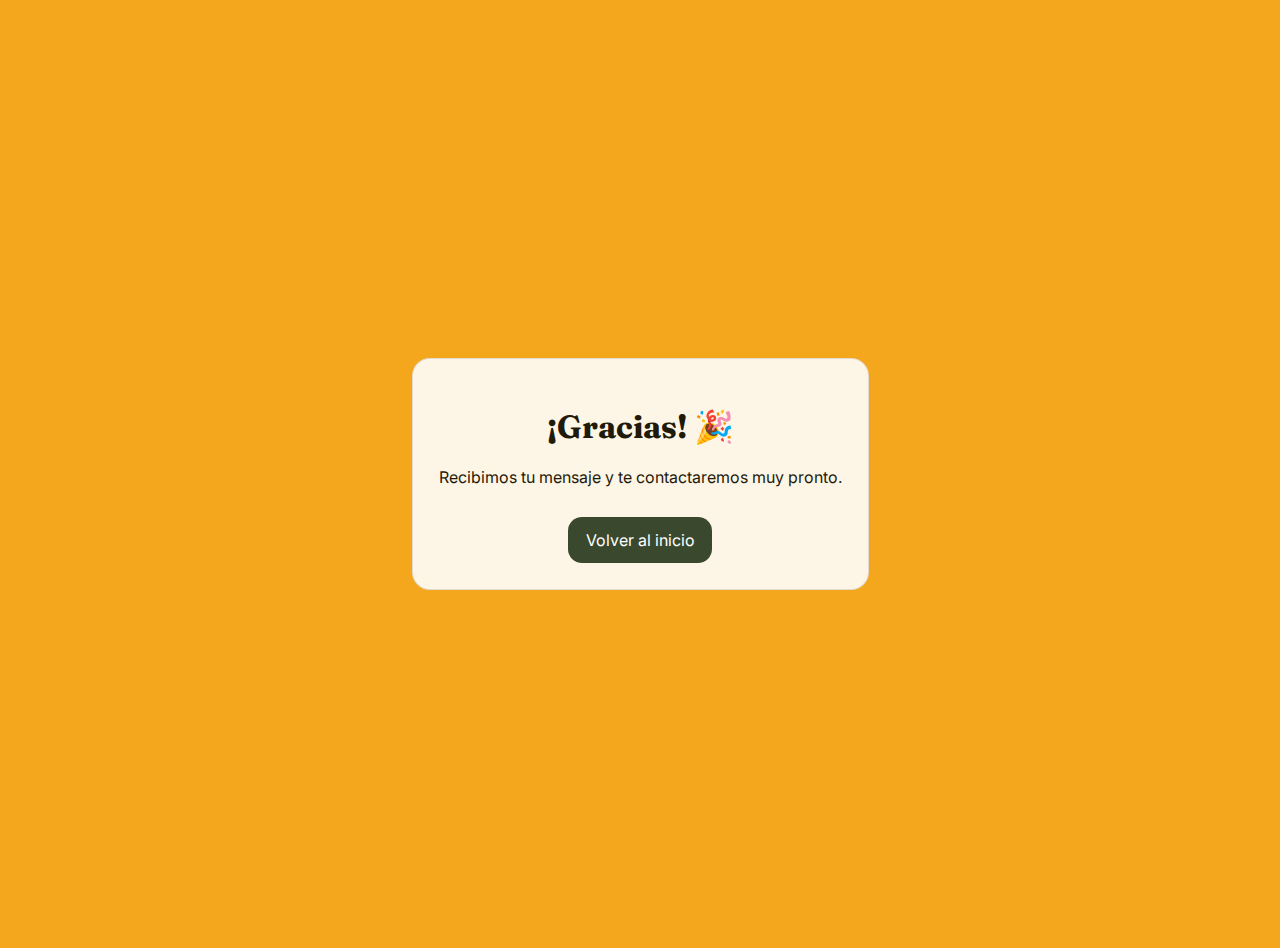
<file: gracias.html>
<!DOCTYPE html>
<html lang="es">
<head>
  <meta charset="utf-8">
  <meta name="viewport" content="width=device-width, initial-scale=1">
  <title>¡Gracias! — Alpath®</title>
  <link href="https://fonts.googleapis.com/css2?family=Fraunces:opsz,wght@9..144,600&family=Inter:wght@400;600&display=swap" rel="stylesheet">
  <style>
    body{margin:0;font-family:Inter,system-ui,-apple-system,Segoe UI,Roboto,Ubuntu,sans-serif;background:#f4a71d;color:#1f1a09}
    main{min-height:100vh;display:grid;place-items:center;padding:24px}
    .card{background:#fdf5e6;border:1px solid rgba(0,0,0,.1);border-radius:18px;max-width:680px;padding:26px;text-align:center}
    h1{font-family:'Fraunces',serif}
    a.btn{display:inline-block;margin-top:14px;padding:.8rem 1.1rem;border-radius:14px;background:#3a492d;color:#fff;text-decoration:none}
  </style>
</head>
<body>
  <main>
    <div class="card">
      <h1>¡Gracias! 🎉</h1>
      <p>Recibimos tu mensaje y te contactaremos muy pronto.</p>
      <a href="index.html" class="btn">Volver al inicio</a>
    </div>
  </main>
</body>
</html>
</file>
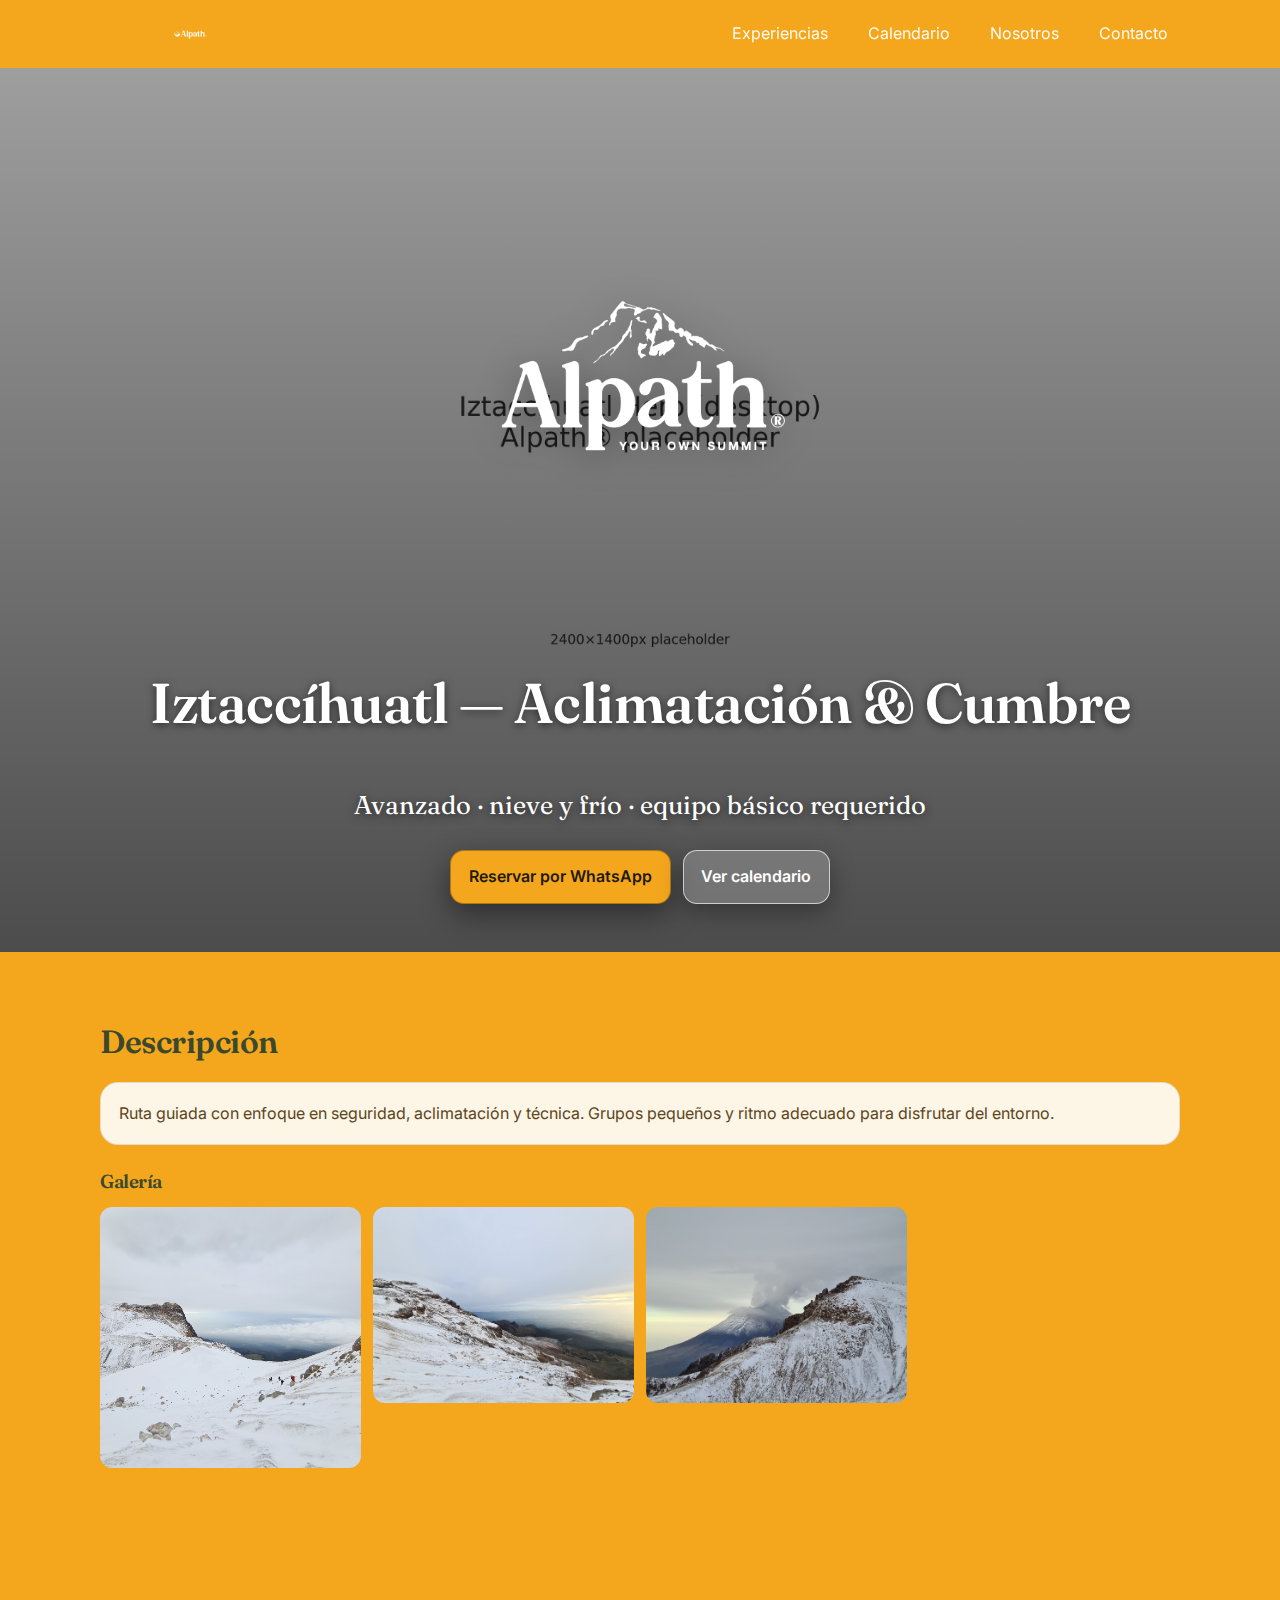
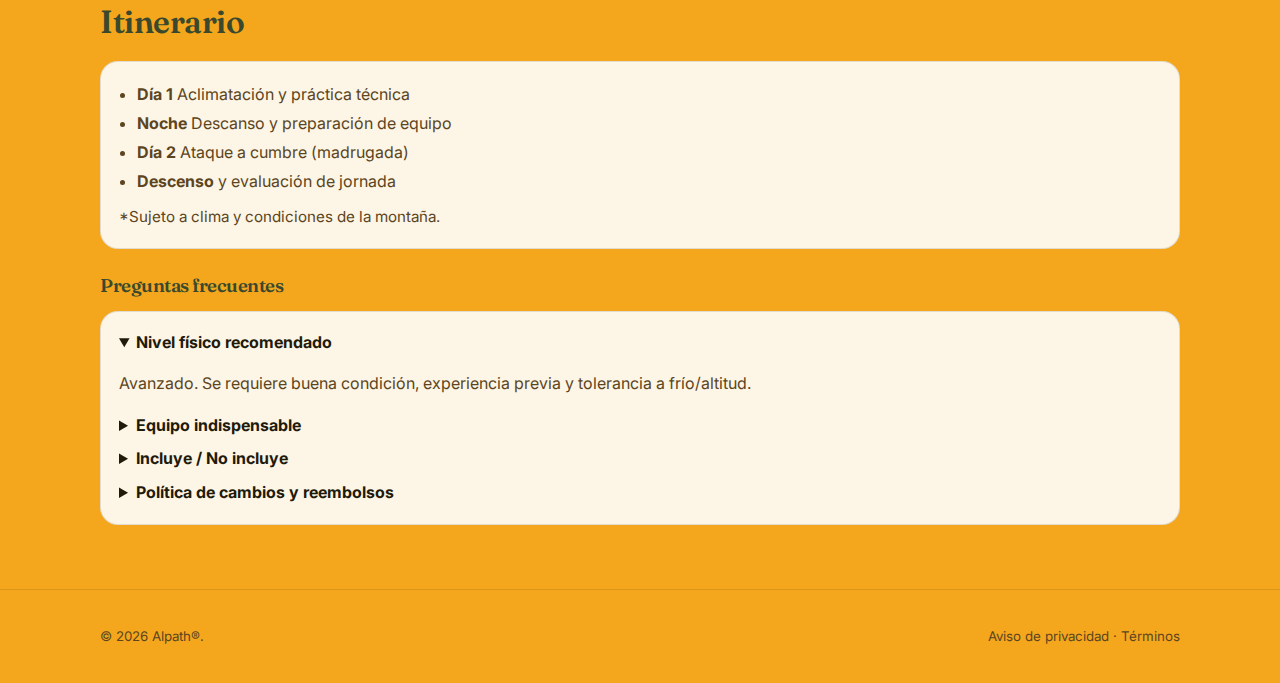
<file: iztaccihuatl.html>
<!DOCTYPE html>
<html lang="es" class="scroll-smooth">
<head>
  <meta charset="utf-8" />
  <meta name="viewport" content="width=device-width, initial-scale=1" />
  <title>Alpath® — Iztaccíhuatl — Aclimatación & Cumbre</title>
  <meta name="description" content="Avanzado · nieve y frío · equipo básico requerido. Aclimatación y cumbre con guía Alpath®." />
  <meta property="og:title" content="Alpath® — Iztaccíhuatl — Aclimatación & Cumbre" />
  <meta property="og:description" content="Avanzado · nieve y frío · equipo básico requerido. Aclimatación y cumbre con guía Alpath®." />
  <meta property="og:type" content="article" />
  <meta property="og:url" content="https://alpath.netlify.app/iztaccihuatl.html" />
  <meta property="og:image" content="https://alpath.netlify.app/assets/og/og-izta.jpg" />
  <meta name="theme-color" content="#3a492d" />

  <link rel="preconnect" href="https://fonts.googleapis.com">
  <link rel="preconnect" href="https://fonts.gstatic.com" crossorigin>
  <link href="https://fonts.googleapis.com/css2?family=Fraunces:opsz,wght@9..144,400;9..144,600;9..144,700&family=Inter:wght@400;500;600;700;800&display=swap" rel="stylesheet">
  <link rel="icon" type="image/png" sizes="32x32" href="assets/icons/favicon-32.png" />
  <link rel="icon" type="image/png" sizes="16x16" href="assets/icons/favicon-16.png" />
  <link rel="apple-touch-icon" sizes="180x180" href="assets/icons/apple-touch-icon.png" />
  <link rel="manifest" href="assets/manifest.webmanifest" />

  <style>
    :root{
      --bg:#f4a71d;--card:#fdf5e6;--muted:#5c4520;--text:#1f1a09;--brand:#3a492d;--accent:#a65a2c;--ring:0 0 0 3px rgba(58,73,45,.35);
      --hero:url('assets/izta-hero.jpg');
      --hero-mobile:url('assets/izta-hero-mobile.jpg');
    }
    *{box-sizing:border-box}
    html,body{margin:0;height:100%}
    body{font-family:Inter,system-ui,-apple-system,Segoe UI,Roboto,Ubuntu,sans-serif;background:var(--bg);color:var(--text);line-height:1.6}
    h1,h2,h3,h4{font-family:'Fraunces',serif;font-weight:600;letter-spacing:-0.5px}
    a{color:inherit;text-decoration:none}
    img{max-width:100%;display:block;height:auto}
    .container{max-width:1120px;margin-inline:auto;padding:0 20px}
    .btn{display:inline-flex;align-items:center;gap:.6rem;background:var(--brand);color:#fff;padding:.85rem 1.1rem;border-radius:14px;font-weight:600;border:1px solid rgba(0,0,0,.08);box-shadow:0 8px 24px rgba(0,0,0,.35);transition:.2s}
    .btn:hover{transform:translateY(-1px)}
    .btn-outline{background:transparent;border:1px solid var(--brand);color:var(--brand)}
    .btn-outline:hover{background:var(--brand);color:#fff}
    header{position:sticky;top:0;z-index:60;transition:background .3s,border .3s}
    header.scrolled{background:rgba(58,73,45,.97);border-bottom:1px solid rgba(0,0,0,.25)}
    nav{display:flex;align-items:center;justify-content:space-between;padding:12px 0}
    .brand{display:flex;align-items:center;gap:.6rem;color:#fff}
    .brand-slot{position:relative;display:inline-block;width:180px;height:44px}
    .brand-img{position:absolute;inset:0;margin:auto;height:44px;width:auto;opacity:1;transform:scale(1);transition:opacity .28s cubic-bezier(.2,.65,.3,1),transform .28s cubic-bezier(.2,.65,.3,1);will-change:opacity,transform}
    .brand-img-iso{width:44px;height:44px;opacity:0;transform:scale(.85);pointer-events:none}
    header.scrolled .brand-img-full{opacity:0;transform:scale(.92)}
    header.scrolled .brand-img-iso{opacity:1;transform:scale(1)}
    .nav-links{display:flex;gap:1rem}
    .nav-links a{opacity:.95;padding:.5rem .75rem;border-radius:10px;color:#fff;position:relative;transition:color .25s ease}
    .nav-links a::after{content:"";position:absolute;left:.75rem;right:.75rem;bottom:.35rem;height:2px;background:#fff;transform:scaleX(0);transform-origin:left;transition:transform .25s ease}
    .nav-links a:hover::after{transform:scaleX(1)}
    .menu-toggle{display:none;align-items:center;gap:.4rem;background:transparent;color:#fff;border:1px solid rgba(255,255,255,.35);padding:.45rem .65rem;border-radius:10px}
    .menu-toggle svg{width:18px;height:18px}
    @media (max-width:768px){
      .menu-toggle{display:inline-flex}
      .nav-links{display:none;position:fixed;left:12px;right:12px;top:60px;flex-direction:column;background:rgba(58,73,45,.98);border:1px solid rgba(255,255,255,.15);border-radius:12px;padding:10px;gap:8px;box-shadow:0 12px 24px rgba(0,0,0,.35)}
      .nav-links.open{display:flex}
      .nav-links a{padding:.75rem 1rem;background:rgba(255,255,255,.06);border-radius:8px}
      nav{padding:10px 0}
      .brand-slot{width:164px;height:40px}
      .brand-img{height:40px}
      .brand-img-iso{width:40px;height:40px}
    }
    .hero{padding:72px 0 48px;position:relative;min-height:70vh;display:flex;align-items:center;justify-content:center;text-align:center}
    .hero::before{content:'';position:absolute;inset:0;background:var(--hero) center/cover no-repeat}
    .hero::after{content:'';position:absolute;inset:0;background:linear-gradient(to bottom, rgba(0,0,0,.38), rgba(0,0,0,.70))}
    .hero .container{position:relative;z-index:1}
    .hero h1{font-size:clamp(2.1rem,7.5vw,3.5rem);color:#fff;text-shadow:0 2px 8px rgba(0,0,0,.6)}
    .hero p{font-family:'Fraunces',serif;font-size:clamp(1.1rem,4.5vw,1.6rem);color:#fff;margin:0 auto 24px;text-shadow:0 2px 8px rgba(0,0,0,.6)}
    .hero-logo{width:min(60vw,480px);height:auto;filter:drop-shadow(0 6px 18px rgba(0,0,0,.35))}
    .hero .btn-primary{background:#f4a71d;color:#1f1a09;border:1px solid rgba(0,0,0,.28);box-shadow:0 10px 30px rgba(0,0,0,.45)}
    .hero .btn-primary:hover{transform:translateY(-1px) scale(1.02)}
    .hero .btn-ghost{background:rgba(255,255,255,.20);color:#fff;border:1px solid rgba(255,255,255,.65)}
    .hero .btn-ghost:hover{background:rgba(255,255,255,.28)}
    .section{padding:64px 0}
    .card{background:var(--card);border:1px solid rgba(0,0,0,.1);border-radius:18px;padding:18px}
    footer{padding:36px 0;border-top:1px solid rgba(0,0,0,.1);color:var(--muted)}
    @media (max-width:640px){ .hero::before{background:var(--hero-mobile) center/cover no-repeat} }

    /* LIGHTBOX */
    .lightbox{position:fixed;inset:0;z-index:1000;background:rgba(0,0,0,.85);display:none;align-items:center;justify-content:center}
    .lightbox.open{display:flex}
    .lightbox img{max-width:96vw;max-height:90vh;border-radius:12px;box-shadow:0 10px 30px rgba(0,0,0,.5);touch-action:pinch-zoom}
    .lightbox .close{position:absolute;top:14px;right:14px;background:rgba(255,255,255,.15);color:#fff;border:1px solid rgba(255,255,255,.35);border-radius:10px;padding:.5rem .7rem}
  </style>
</head>
<body>
  <header id="siteHeader">
    <div class="container">
      <nav>
        <a href="index.html" class="brand" aria-label="Alpath®">
          <span class="brand-slot">
            <img class="brand-img brand-img-full" src="assets/brand/logo-h-white-480.png" srcset="assets/brand/logo-h-white-480.png 1x, assets/brand/logo-h-white-960.png 2x" width="140" height="36" alt="Alpath®">
            <img class="brand-img brand-img-iso"  src="assets/brand/isotipo-greengray-512.png" srcset="assets/brand/isotipo-greengray-512.png 1x, assets/brand/isotipo-greengray-512.png 2x" width="44" height="44" alt="" aria-hidden="true">
          </span>
        </a>
        <button id="menuToggle" class="menu-toggle" aria-label="Abrir menú">
          <svg viewBox="0 0 24 24" fill="currentColor" aria-hidden="true"><path d="M4 6h16v2H4zM4 11h16v2H4zM4 16h16v2H4z"/></svg> Menú
        </button>
        <div id="navLinks" class="nav-links">
          <a href="index.html#experiencias">Experiencias</a>
          <a href="index.html#calendario">Calendario</a>
          <a href="index.html#nosotros">Nosotros</a>
          <a href="index.html#contacto">Contacto</a>
        </div>
      </nav>
    </div>
  </header>

  <section class="hero">
    <div class="container">
      <img class="hero-logo" src="assets/brand/hero-logo-greengray-960.png" srcset="assets/brand/hero-logo-greengray-960.png 1x, assets/brand/hero-logo-greengray-960.png 2x" alt="Alpath®" style="margin:0 auto 10px;display:block">
      <h1>Iztaccíhuatl — Aclimatación & Cumbre</h1>
      <p class="lead">Avanzado · nieve y frío · equipo básico requerido</p>
      <div class="cta-row" style="display:flex;gap:12px;margin-top:10px;flex-wrap:wrap;justify-content:center">
        <a class="btn btn-primary" target="_blank" href="https://wa.me/523343682659?text=Hola%20Alpath%C2%AE%2C%20me%20interesa%20Iztacc%C3%ADhuatl%20(Aclimataci%C3%B3n%20%26%20Cumbre)">Reservar por WhatsApp</a>
        <a class="btn btn-ghost" href="index.html#calendario">Ver calendario</a>
      </div>
    </div>
  </section>

  <section class="section">
    <div class="container">
      <h2 style="margin:0 0 14px;font-size:2rem;color:var(--brand)">Descripción</h2>
      <div class="card" style="margin-top:10px">
        <p style="margin:0;color:var(--muted)">Ruta guiada con enfoque en seguridad, aclimatación y técnica. Grupos pequeños y ritmo adecuado para disfrutar del entorno.</p>
      </div>
      <h3 style="margin:22px 0 10px;color:var(--brand)">Galería</h3>
      <div style="display:grid;grid-template-columns:repeat(auto-fill,minmax(220px,1fr));gap:12px">
        <img src="assets/galeria/izta-01.jpg" alt="Galería 1" style="border-radius:12px">
        <img src="assets/galeria/izta-02.jpg" alt="Galería 2" style="border-radius:12px">
        <img src="assets/galeria/izta-03.jpg" alt="Galería 3" style="border-radius:12px">
      </div>
    </div>
  </section>

  <!-- Itinerario + FAQ -->
  <section class="section">
    <div class="container">
      <h2 style="margin:0 0 14px;font-size:2rem;color:var(--brand)">Itinerario</h2>
      <div class="card" style="margin-top:10px">
        <ul style="margin:0;padding-left:18px;color:var(--muted);line-height:1.8">
          <li><strong>Día 1</strong> Aclimatación y práctica técnica</li>
          <li><strong>Noche</strong> Descanso y preparación de equipo</li>
          <li><strong>Día 2</strong> Ataque a cumbre (madrugada)</li>
          <li><strong>Descenso</strong> y evaluación de jornada</li>
        </ul>
        <p style="margin:10px 0 0;color:var(--muted);font-size:.95rem">*Sujeto a clima y condiciones de la montaña.</p>
      </div>

      <h3 style="margin:22px 0 10px;color:var(--brand)">Preguntas frecuentes</h3>
      <div class="card">
        <details open style="margin-bottom:8px">
          <summary><strong>Nivel físico recomendado</strong></summary>
          <p style="color:var(--muted)">Avanzado. Se requiere buena condición, experiencia previa y tolerancia a frío/altitud.</p>
        </details>
        <details style="margin-bottom:8px">
          <summary><strong>Equipo indispensable</strong></summary>
          <p style="color:var(--muted)">Botas rígidas/semirrígidas, crampones (según temporada), capa térmica, rompevientos, casco, frontal, 2–3L agua.</p>
        </details>
        <details style="margin-bottom:8px">
          <summary><strong>Incluye / No incluye</strong></summary>
          <p style="color:var(--muted)">Incluye guía, logística y apoyo en ruta. No incluye renta de equipo, alimentos ni gastos personales.</p>
        </details>
        <details style="margin-bottom:0">
          <summary><strong>Política de cambios y reembolsos</strong></summary>
          <p style="color:var(--muted)">Cambios con aviso previo. Reembolsos sujetos a condiciones y cupo.</p>
        </details>
      </div>
    </div>
  </section>

  <footer>
    <div class="container" style="display:flex;justify-content:space-between;gap:14px;flex-wrap:wrap">
      <small>© <span id="year"></span> Alpath®.</small>
      <small><a href="#">Aviso de privacidad</a> · <a href="#">Términos</a></small>
    </div>
  </footer>

  <!-- Lightbox -->
  <div id="lightbox" class="lightbox" aria-hidden="true">
    <button class="close" aria-label="Cerrar">Cerrar ✕</button>
    <img alt="">
  </div>

  <script>
    document.getElementById('year').textContent=new Date().getFullYear();
    const header=document.getElementById('siteHeader');
    window.addEventListener('scroll',()=>{ if(window.scrollY>60){header.classList.add('scrolled')}else{header.classList.remove('scrolled')} });
    const toggle=document.getElementById('menuToggle');
    const links=document.getElementById('navLinks');
    if(toggle){ toggle.addEventListener('click',(e)=>{ e.stopPropagation(); links.classList.toggle('open'); }); }
    document.addEventListener('click',(e)=>{ if(!e.target.closest('nav')) links.classList.remove('open'); });

    // Lightbox
    (function(){
      const lb=document.getElementById('lightbox');
      const imgEl=lb.querySelector('img');
      const closeBtn=lb.querySelector('.close');
      function openLb(src,alt){ imgEl.src=src; imgEl.alt=alt||''; lb.classList.add('open'); lb.setAttribute('aria-hidden','false'); }
      function closeLb(){ lb.classList.remove('open'); lb.setAttribute('aria-hidden','true'); imgEl.src=''; }
      document.addEventListener('click',(e)=>{
        const link = e.target.closest('a');
        if(link && link.querySelector('img')){ e.preventDefault(); const img = link.querySelector('img'); openLb(link.getAttribute('href') || img.src, img.alt); return; }
        if(e.target.tagName==='IMG' && e.target.closest('.section') && !e.target.closest('#lightbox')){ openLb(e.target.src, e.target.alt); return; }
        if(e.target===lb){ closeLb(); }
      });
      closeBtn.addEventListener('click', closeLb);
      document.addEventListener('keydown',(e)=>{ if(e.key==='Escape') closeLb(); });
    })();
  </script>
</body>
</html>
</file>
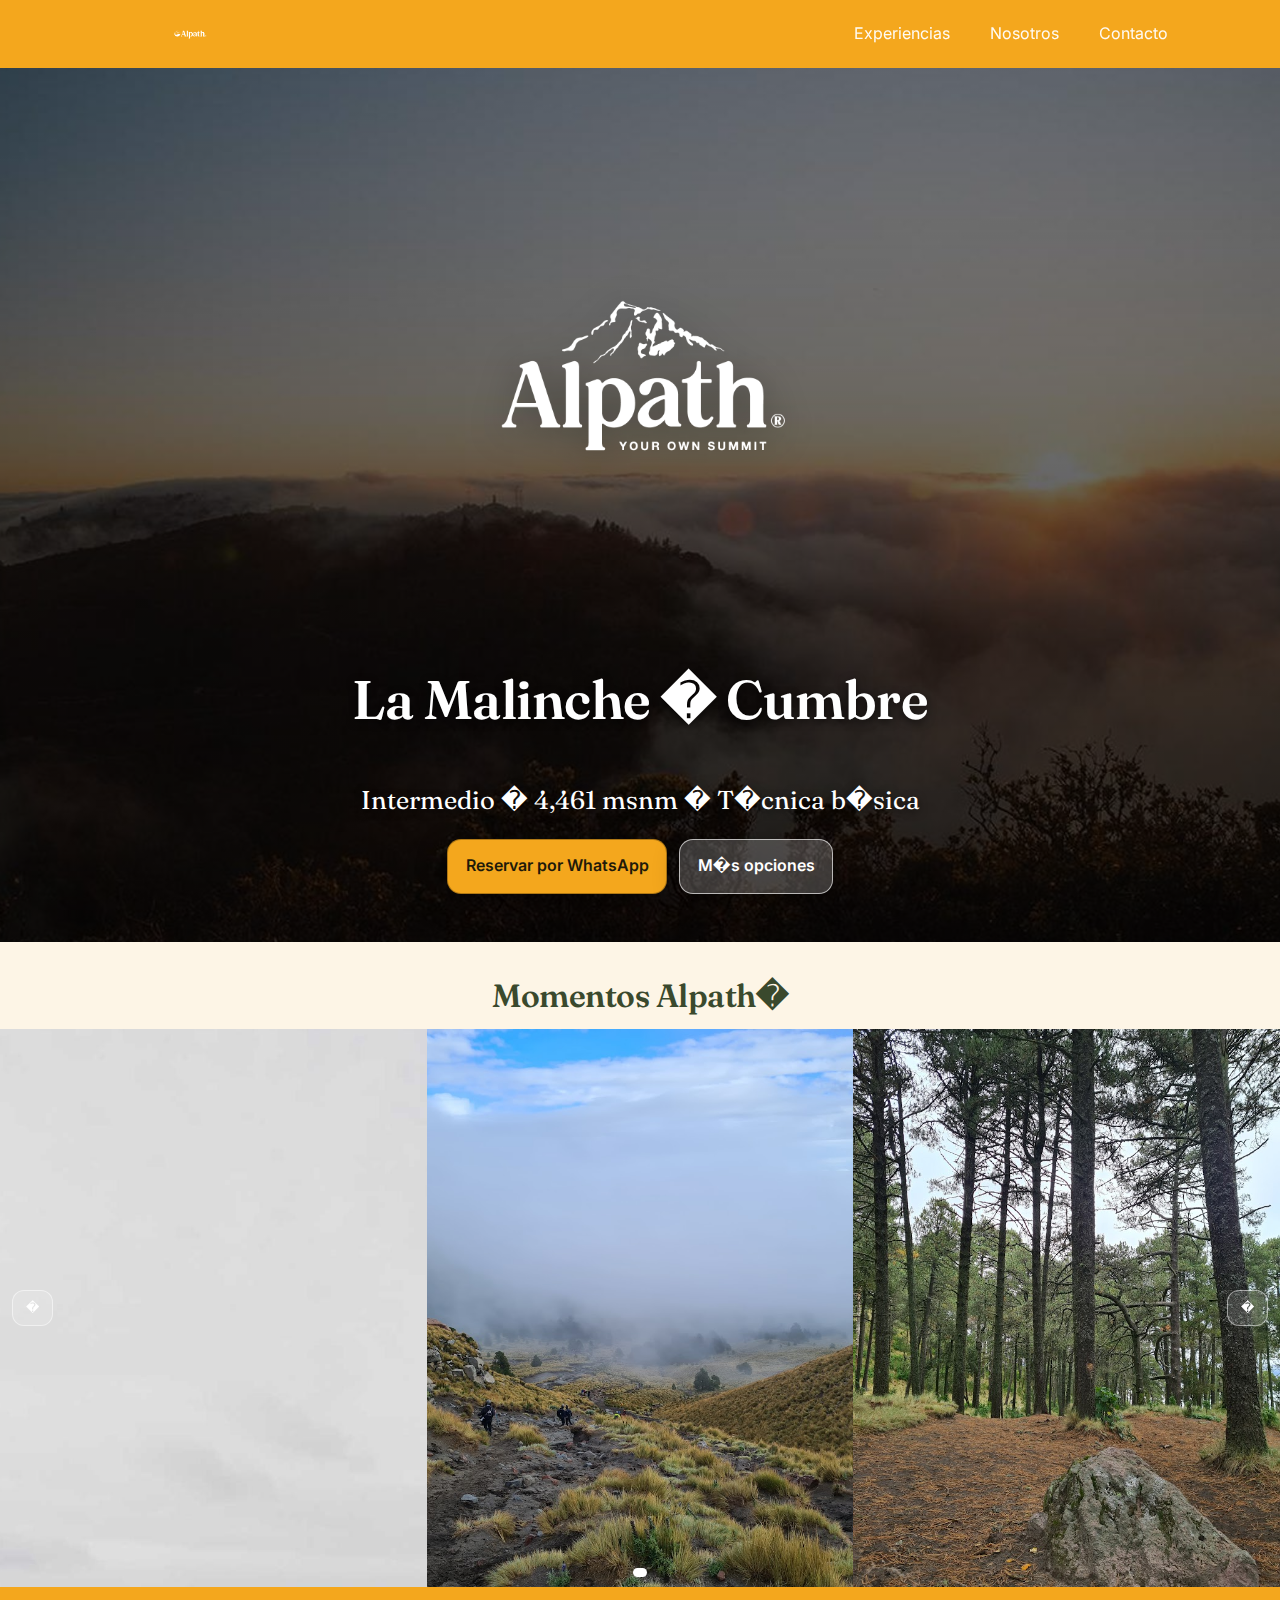
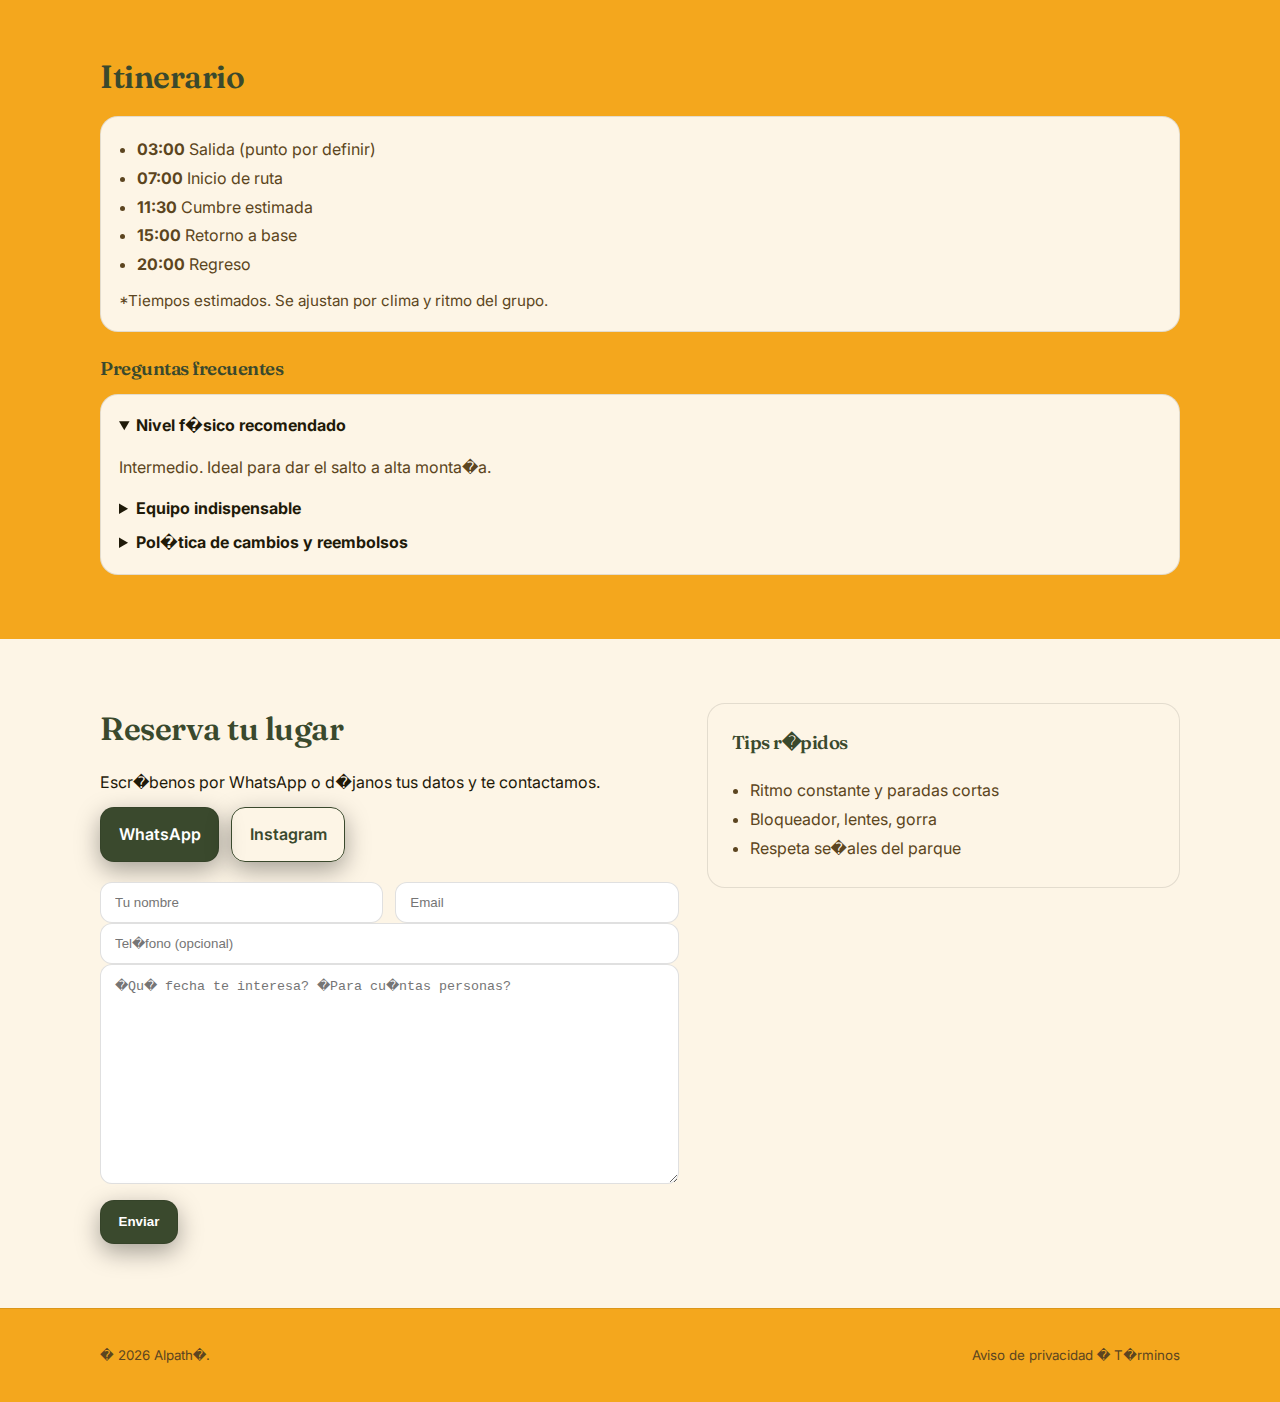
<file: malinche.html>
﻿<!DOCTYPE html>
<html lang="es" class="scroll-smooth">
<head>
<meta charset="utf-8" />
<meta name="viewport" content="width=device-width, initial-scale=1" />
<title>Alpath� � La Malinche � Cumbre</title>
<meta name="description" content="Intermedio � 4,461 msnm � T�cnica b�sica. Cumbre en La Malinche con gu�a Alpath�." />
<meta property="og:title" content="Alpath� � La Malinche � Cumbre" />
<meta property="og:description" content="Intermedio � 4,461 msnm � T�cnica b�sica. Cumbre en La Malinche con gu�a Alpath�." />
<meta property="og:type" content="article" />
<meta name="theme-color" content="#3a492d" />
<link rel="icon" type="image/png" sizes="32x32" href="assets/icons/favicon-32.png" />
<link rel="icon" type="image/png" sizes="16x16" href="assets/icons/favicon-16.png" />
<link rel="apple-touch-icon" sizes="180x180" href="assets/icons/apple-touch-icon.png" />
<link rel="manifest" href="assets/manifest.webmanifest" />
<link rel="preconnect" href="https://fonts.googleapis.com"><link rel="preconnect" href="https://fonts.gstatic.com" crossorigin>
<link href="https://fonts.googleapis.com/css2?family=Fraunces:opsz,wght@9..144,600;9..144,700&family=Inter:wght@400;600;700;800&display=swap" rel="stylesheet">
<style>
:root{--bg:#f4a71d;--card:#fdf5e6;--muted:#5c4520;--text:#1f1a09;--brand:#3a492d;--ring:0 0 0 3px rgba(58,73,45,.35);--hero:url('assets/malinche-hero.jpg');--hero-mobile:url('assets/malinche-hero-mobile.jpg');}
*{box-sizing:border-box}html,body{margin:0;height:100%}
body{font-family:Inter,system-ui,-apple-system,Segoe UI,Roboto,Ubuntu,sans-serif;background:var(--bg);color:var(--text);line-height:1.6}
h1,h2,h3,h4{font-family:'Fraunces',serif;font-weight:600;letter-spacing:-0.5px}
a{text-decoration:none;color:inherit}img{max-width:100%;display:block;height:auto}
.container{max-width:1120px;margin-inline:auto;padding:0 20px}
.btn{display:inline-flex;align-items:center;gap:.6rem;background:var(--brand);color:#fff;padding:.85rem 1.1rem;border-radius:14px;font-weight:600;border:1px solid rgba(0,0,0,.08);box-shadow:0 8px 24px rgba(0,0,0,.35);transition:.2s}
.btn:hover{transform:translateY(-1px)}.btn-outline{background:transparent;border:1px solid var(--brand);color:var(--brand)}.btn-outline:hover{background:var(--brand);color:#fff}
.btn-primary{background:#f4a71d;color:#1f1a09;border:1px solid rgba(0,0,0,.28);box-shadow:0 10px 30px rgba(0,0,0,.45)}
.btn-ghost{background:rgba(255,255,255,.20);color:#fff;border:1px solid rgba(255,255,255,.65)}.btn-ghost:hover{background:rgba(255,255,255,.28)}
header{position:sticky;top:0;z-index:60;transition:background .3s,border .3s}
header.scrolled{background:rgba(58,73,45,.97);border-bottom:1px solid rgba(0,0,0,.25)}
nav{display:flex;align-items:center;justify-content:space-between;padding:12px 0}
.brand{display:flex;align-items:center;gap:.6rem;color:#fff;position:relative;z-index:2}
.brand-slot{position:relative;display:inline-block;width:180px;height:44px}
.brand-img{position:absolute;inset:0;margin:auto;height:44px;width:auto;opacity:1;transform:scale(1);transition:opacity .28s,transform .28s}
.brand-img-iso{width:44px;height:44px;opacity:0;transform:scale(.85)}
header.scrolled .brand-img-full{opacity:0;transform:scale(.92)}header.scrolled .brand-img-iso{opacity:1;transform:scale(1)}
.brand-img,.brand-img-iso{pointer-events:none}
.nav-links{display:flex;gap:1rem}.nav-links a{opacity:.95;padding:.5rem .75rem;border-radius:10px;color:#fff;position:relative}
.menu-toggle{display:none;align-items:center;gap:.4rem;background:transparent;color:#fff;border:1px solid rgba(255,255,255,.35);padding:.45rem .65rem;border-radius:10px}
@media (max-width:768px){.menu-toggle{display:inline-flex}.nav-links{display:none;position:fixed;left:12px;right:12px;top:60px;flex-direction:column;background:rgba(58,73,45,.98);border:1px solid rgba(255,255,255,.15);border-radius:12px;padding:10px;gap:8px;box-shadow:0 12px 24px rgba(0,0,0,.35)}.nav-links.open{display:flex}
.brand-slot{width:164px;height:40px}.brand-img{height:40px}.brand-img-iso{width:40px;height:40px}}
.hero{padding:72px 0 48px;position:relative;min-height:70vh;display:flex;align-items:center;justify-content:center;text-align:center}
.hero::before{content:'';position:absolute;inset:0;background:var(--hero) center/cover no-repeat}
.hero::after{content:'';position:absolute;inset:0;background:linear-gradient(to bottom, rgba(0,0,0,.45), rgba(0,0,0,.75))}
.hero .container{position:relative;z-index:1}
.hero h1{font-size:clamp(2.1rem,7.5vw,3.4rem);color:#fff;text-shadow:0 2px 8px rgba(0,0,0,.6)}
.hero p{font-family:'Fraunces',serif;font-size:clamp(1.1rem,4.5vw,1.6rem);color:#fff;margin:0 auto 18px;text-shadow:0 2px 8px rgba(0,0,0,.6)}
.hero-logo{width:min(60vw,480px);height:auto;filter:drop-shadow(0 6px 18px rgba(0,0,0,.35));margin:0 auto 10px;display:block}
.section{padding:64px 0}.card{background:var(--card);border:1px solid rgba(0,0,0,.1);border-radius:18px;padding:18px}
footer{padding:36px 0;border-top:1px solid rgba(0,0,0,.1);color:var(--muted)}
@media (max-width:640px){.hero::before{background:var(--hero-mobile) center/cover no-repeat}}
/* Reserva grid */
.reserve-grid{display:grid;grid-template-columns:minmax(0,1.1fr) minmax(0,.9fr);gap:28px;align-items:start}
.reserve-grid .card{padding:24px}.reserve-grid .lead{margin-bottom:10px}
#reserva .cta-wrap{display:flex;gap:12px;flex-wrap:wrap;margin:12px 0 20px}
#reserva form .row{display:grid;grid-template-columns:1fr 1fr;gap:12px}
@media (max-width:980px){.reserve-grid{grid-template-columns:1fr;gap:20px}}
@media (max-width:640px){#reserva form .row{grid-template-columns:1fr}}
/* Forms */
input,textarea{width:100%;background:#fff;border:1px solid rgba(0,0,0,.12);color:#1b1b1b;border-radius:12px;padding:12px 14px;outline:none}
input:focus,textarea:focus{box-shadow:var(--ring);border-color:rgba(58,73,45,.55)}
textarea{min-height:220px;resize:vertical;line-height:1.5}
@media (max-width:640px){textarea{min-height:180px}}
/* Lightbox */
.lightbox{position:fixed;inset:0;z-index:1000;background:rgba(0,0,0,.85);display:none;align-items:center;justify-content:center}
.lightbox.open{display:flex}.lightbox img{max-width:96vw;max-height:90vh;border-radius:12px;box-shadow:0 10px 30px rgba(0,0,0,.5);touch-action:pinch-zoom}
.lightbox .close{position:absolute;top:14px;right:14px;background:rgba(255,255,255,.15);color:#fff;border:1px solid rgba(255,255,255,.35);border-radius:10px;padding:.5rem .7rem}

/* ===== CAROUSEL / SLIDER (multi-per-view) ===== */
.carousel{position:relative;width:100%;overflow:hidden;background:#000}
.carousel-frame{width:100%;height:clamp(280px,62vh,760px)}
.carousel-track{display:flex;height:100%;transition:transform .6s ease;will-change:transform}
.carousel-slide{min-width:100%;height:100%;position:relative}
@media (min-width:1024px){
  .carousel-slide{min-width:33.3333%} /* 3 por vista en desktop */
}
.carousel-slide img{width:100%;height:100%;object-fit:cover;display:block}

/* Ocultar caption (punto 3) */
.carousel-caption{display:none}

/* Controles */
.c-btn{position:absolute;top:50%;transform:translateY(-50%);z-index:5;
  background:rgba(255,255,255,.14);border:1px solid rgba(255,255,255,.5);
  color:#fff;padding:.6rem .8rem;border-radius:12px;cursor:pointer}
.c-btn:hover{background:rgba(255,255,255,.22)}
.c-prev{left:12px}
.c-next{right:12px}

/* Dots */
.c-dots{position:absolute;left:0;right:0;bottom:10px;display:flex;gap:8px;justify-content:center;z-index:5}
.c-dot{width:9px;height:9px;border-radius:999px;border:1px solid rgba(255,255,255,.8);background:transparent}
.c-dot.is-active{background:#fff}



</style>
</head>
<body>
<header id="siteHeader"><div class="container"><nav>
  <a href="/" class="brand" aria-label="Ir a inicio">
    <span class="brand-slot">
      <img class="brand-img brand-img-full" src="assets/brand/logo-h-white-480.png" width="140" height="36" alt="Alpath�">
      <img class="brand-img brand-img-iso"  src="assets/brand/isotipo-greengray-512.png" width="44" height="44" alt="" aria-hidden="true">
    </span>
  </a>
  <button id="menuToggle" class="menu-toggle" aria-label="Abrir men�">Men�</button>
  <div id="navLinks" class="nav-links">
    <a href="index.html#experiencias">Experiencias</a>
    <a href="index.html#nosotros">Nosotros</a>
    <a href="index.html#contacto">Contacto</a>
  </div>
</nav></div></header>

<section class="hero">
  <div class="container">
    <img class="hero-logo" src="assets/brand/hero-logo-greengray-960.png" alt="Alpath�">
    <h1>La Malinche � Cumbre</h1>
    <p>Intermedio � 4,461 msnm � T�cnica b�sica</p>
    <div class="cta-row" style="display:flex;gap:12px;justify-content:center;flex-wrap:wrap">
      <a class="btn btn-primary" target="_blank" href="https://wa.me/523343682659?text=Hola%20Alpath%C2%AE%2C%20quiero%20reservar%20esta%20experiencia%20(La%20Malinche)">Reservar por WhatsApp</a>
      <a class="btn btn-ghost" href="#reserva">M�s opciones</a>
    </div>
  </div>
</section>

<section class="section" style="padding:28px 0 8px;background:var(--card)">
  <div class="container">
    <h2 style="margin:0;font-size:2rem;color:var(--brand);text-align:center">Momentos Alpath�</h2>
  </div>
</section>


<!-- Galer�a � La Malinche -->
<section id="galeria" class="section" style="padding:0">
  <div class="carousel" data-autoplay="true" data-interval="4800">
    <div class="carousel-frame">
      <div class="carousel-track">
        <div class="carousel-slide">
          <img src="assets/galeria/malinche-01.jpg" alt="Malinche � Bosque y veredas">
          <div class="carousel-caption">Malinche � Bosque y veredas</div>
        </div>
        <div class="carousel-slide">
          <img src="assets/galeria/malinche-02.jpg" alt="Malinche � Cresta y vistas">
          <div class="carousel-caption">Malinche � Cresta y vistas</div>
        </div>
        <div class="carousel-slide">
          <img src="assets/galeria/malinche-03.jpg" alt="Malinche � Cima">
          <div class="carousel-caption">Malinche � Cima</div>
        </div>
      </div>
    </div>
    <button class="c-btn c-prev" type="button" aria-label="Anterior">�</button>
    <button class="c-btn c-next" type="button" aria-label="Siguiente">�</button>
    <div class="c-dots" aria-label="Paginaci�n"></div>
  </div>
</section>



<section class="section">
  <div class="container">
    <h2 style="margin:0 0 14px;font-size:2rem;color:var(--brand)">Itinerario</h2>
    <div class="card" style="margin-top:10px">
      <ul style="margin:0;padding-left:18px;color:var(--muted);line-height:1.8">
        <li><strong>03:00</strong> Salida (punto por definir)</li>
        <li><strong>07:00</strong> Inicio de ruta</li>
        <li><strong>11:30</strong> Cumbre estimada</li>
        <li><strong>15:00</strong> Retorno a base</li>
        <li><strong>20:00</strong> Regreso</li>
      </ul>
      <p style="margin:10px 0 0;color:var(--muted);font-size:.95rem">*Tiempos estimados. Se ajustan por clima y ritmo del grupo.</p>
    </div>

    <h3 style="margin:22px 0 10px;color:var(--brand)">Preguntas frecuentes</h3>
    <div class="card">
      <details open style="margin-bottom:8px"><summary><strong>Nivel f�sico recomendado</strong></summary><p style="color:var(--muted)">Intermedio. Ideal para dar el salto a alta monta�a.</p></details>
      <details style="margin-bottom:8px"><summary><strong>Equipo indispensable</strong></summary><p style="color:var(--muted)">Botas, capas t�rmicas, rompevientos, bastones, 2L agua, snacks.</p></details>
      <details style="margin-bottom:0"><summary><strong>Pol�tica de cambios y reembolsos</strong></summary><p style="color:var(--muted)">Cambios con aviso previo. Reembolsos sujetos a condiciones.</p></details>
    </div>
  </div>
</section>

<section id="reserva" class="section" style="background:var(--card)">
  <div class="container reserve-grid">
    <div>
      <h2 style="margin:0 0 14px;font-size:2rem;color:var(--brand)">Reserva tu lugar</h2>
      <p class="lead">Escr�benos por WhatsApp o d�janos tus datos y te contactamos.</p>
      <div class="cta-wrap">
        <a class="btn" target="_blank" href="https://wa.me/523343682659?text=Hola%20Alpath%C2%AE%2C%20quiero%20reservar%20La%20Malinche">WhatsApp</a>
        <a class="btn btn-outline" target="_blank" href="https://www.instagram.com/alpathmountainco/">Instagram</a>
      </div>

      <form name="contacto-malinche" method="POST" data-netlify="true" netlify-honeypot="bot-field" action="/gracias.html">
        <input type="hidden" name="form-name" value="contacto-malinche" />
        <p style="display:none"><label>No llenar: <input name="bot-field" /></label></p>
        <div class="row">
          <input required name="nombre" placeholder="Tu nombre" />
          <input required type="email" name="email" placeholder="Email" />
        </div>
        <input name="telefono" placeholder="Tel�fono (opcional)" />
        <textarea required name="mensaje" rows="6" placeholder="�Qu� fecha te interesa? �Para cu�ntas personas?"></textarea>
        <div data-netlify-recaptcha="true" style="margin:8px 0"></div>
        <div style="display:flex;gap:10px;align-items:center;flex-wrap:wrap"><button class="btn" type="submit">Enviar</button></div>
      </form>
    </div>

    <div class="card">
      <h3 style="margin-top:0;color:var(--brand)">Tips r�pidos</h3>
      <ul style="margin:0;padding-left:18px;color:var(--muted);line-height:1.8">
        <li>Ritmo constante y paradas cortas</li>
        <li>Bloqueador, lentes, gorra</li>
        <li>Respeta se�ales del parque</li>
      </ul>
    </div>
  </div>
</section>

<footer><div class="container" style="display:flex;justify-content:space-between;gap:14px;flex-wrap:wrap">
  <small>� <span id="year"></span> Alpath�.</small>
  <small><a href="#">Aviso de privacidad</a> � <a href="#">T�rminos</a></small>
</div></footer>

<div id="lightbox" class="lightbox" aria-hidden="true"><button class="close" aria-label="Cerrar">Cerrar ?</button><img alt=""></div>

<script>
document.getElementById('year').textContent=new Date().getFullYear();
const header=document.getElementById('siteHeader');window.addEventListener('scroll',()=>{header.classList.toggle('scrolled',window.scrollY>60)});
const toggle=document.getElementById('menuToggle');const links=document.getElementById('navLinks');if(toggle){toggle.addEventListener('click',(e)=>{e.stopPropagation();links.classList.toggle('open')});}document.addEventListener('click',(e)=>{if(!e.target.closest('nav')) links.classList.remove('open')});
// Lightbox seguro
(function(){const lb=document.getElementById('lightbox');if(!lb)return;const imgEl=lb.querySelector('img');const closeBtn=lb.querySelector('.close');function openLb(src,alt){imgEl.src=src;imgEl.alt=alt||'';lb.classList.add('open');lb.setAttribute('aria-hidden','false')}function closeLb(){lb.classList.remove('open');lb.setAttribute('aria-hidden','true');imgEl.src=''}document.addEventListener('click',(e)=>{const targetImg=e.target.closest('img[data-lightbox]');if(targetImg){e.preventDefault();const full=targetImg.getAttribute('data-full')||targetImg.currentSrc||targetImg.src;openLb(full,targetImg.alt);return}const link=e.target.closest('a');if(link){const lbImg=link.querySelector('img[data-lightbox]');if(lbImg){e.preventDefault();const href=link.getAttribute('href');openLb(href||lbImg.currentSrc||lbImg.src,lbImg.alt);return}}if(e.target===lb)closeLb()});closeBtn&&closeBtn.addEventListener('click',closeLb);document.addEventListener('keydown',(e)=>{if(e.key==='Escape')closeLb()})})();
</script>

<script>
/* ===== Slider multi-per-view (autoplay, flechas, dots por grupo, swipe) ===== */
(function(){
  const mqDesktop = window.matchMedia('(min-width:1024px)');
  const debounce = (fn,ms=150)=>{let t;return (...a)=>{clearTimeout(t);t=setTimeout(()=>fn(...a),ms);}};

  document.querySelectorAll('.carousel').forEach(initCarousel);

  function initCarousel(root){
    const frame   = root.querySelector('.carousel-frame');
    const track   = root.querySelector('.carousel-track');
    const slides  = Array.from(root.querySelectorAll('.carousel-slide'));
    const btnPrev = root.querySelector('.c-prev');
    const btnNext = root.querySelector('.c-next');
    const dotsWrap= root.querySelector('.c-dots');

    const interval = parseInt(root.dataset.interval || '5000', 10);
    const autoplay = root.dataset.autoplay !== 'false';

    let i = 0;                 // �ndice del primer slide visible
    let spv = getSPV();        // slides por vista (1 m�vil, 3 desktop)
    let timer = null, hovering = false, touching = false;
    let dots = [];

    function getSPV(){ return mqDesktop.matches ? 3 : 1; }
    function groupsCount(){ return Math.ceil(slides.length / spv); }
    function groupIndex(){ return Math.floor(i / spv); }

    function buildDots(){
      dotsWrap.innerHTML = '';
      dots = Array.from({length: groupsCount()}, (_,g)=>{
        const b = document.createElement('button');
        b.className = 'c-dot' + (g===groupIndex() ? ' is-active' : '');
        b.type = 'button';
        b.setAttribute('aria-label', `Ir al grupo ${g+1}`);
        b.addEventListener('click', ()=> go(g*spv, true));
        dotsWrap.appendChild(b);
        return b;
      });
    }

    function setTransform(){
      const offset = (100 / spv) * i;        // % a desplazar seg�n spv
      track.style.transform = `translateX(-${offset}%)`;
      const g = groupIndex();
      dots.forEach((d,idx)=> d.classList.toggle('is-active', idx===g));
    }

    function clampIndex(idx){
      if (idx < 0) return slides.length - 1;
      if (idx > slides.length - 1) return 0;
      return idx;
    }

    function prev(manual=false){ i = clampIndex(i - 1); setTransform(); restart(manual); }
    function next(manual=false){ i = clampIndex(i + 1); setTransform(); restart(manual); }
    function go(idx,manual=false){ i = clampIndex(idx); setTransform(); restart(manual); }

    function start(){
      if(!autoplay) return;
      stop();
      timer = setInterval(()=> {
        if(!hovering && !touching && document.visibilityState==='visible'){ next(); }
      }, interval);
    }
    function stop(){ if(timer){ clearInterval(timer); timer=null; } }
    function restart(manual){ if(manual){ stop(); start(); } }

    // Eventos UI
    if(btnPrev) btnPrev.addEventListener('click', ()=> prev(true));
    if(btnNext) btnNext.addEventListener('click', ()=> next(true));

    root.addEventListener('mouseenter', ()=> hovering=true);
    root.addEventListener('mouseleave', ()=> hovering=false);
    document.addEventListener('visibilitychange', ()=> { if(document.visibilityState!=='visible') stop(); else start(); });

    // Swipe
    let sx=0, sy=0;
    frame.addEventListener('touchstart', (e)=>{ touching=true; const t=e.changedTouches[0]; sx=t.clientX; sy=t.clientY; }, {passive:true});
    frame.addEventListener('touchend', (e)=>{
      const t=e.changedTouches[0], dx=t.clientX-sx, dy=t.clientY-sy;
      touching=false;
      if(Math.abs(dx)>40 && Math.abs(dx)>Math.abs(dy)){ dx<0 ? next(true) : prev(true); }
    }, {passive:true});

    // Responsive: si cambia spv, rearmar dots y reajustar transform
    const onResize = debounce(()=>{
      const s = getSPV();
      if (s !== spv){
        spv = s;
        // re-alinear i al inicio del grupo equivalente
        i = Math.max(0, Math.min(i, slides.length-1));
        buildDots();
        setTransform();
      }
    }, 150);
    mqDesktop.addEventListener ? mqDesktop.addEventListener('change', onResize) : window.addEventListener('resize', onResize);

    // Init
    buildDots();
    setTransform();
    start();
  }
})();
</script>



</body>
</html>
</file>
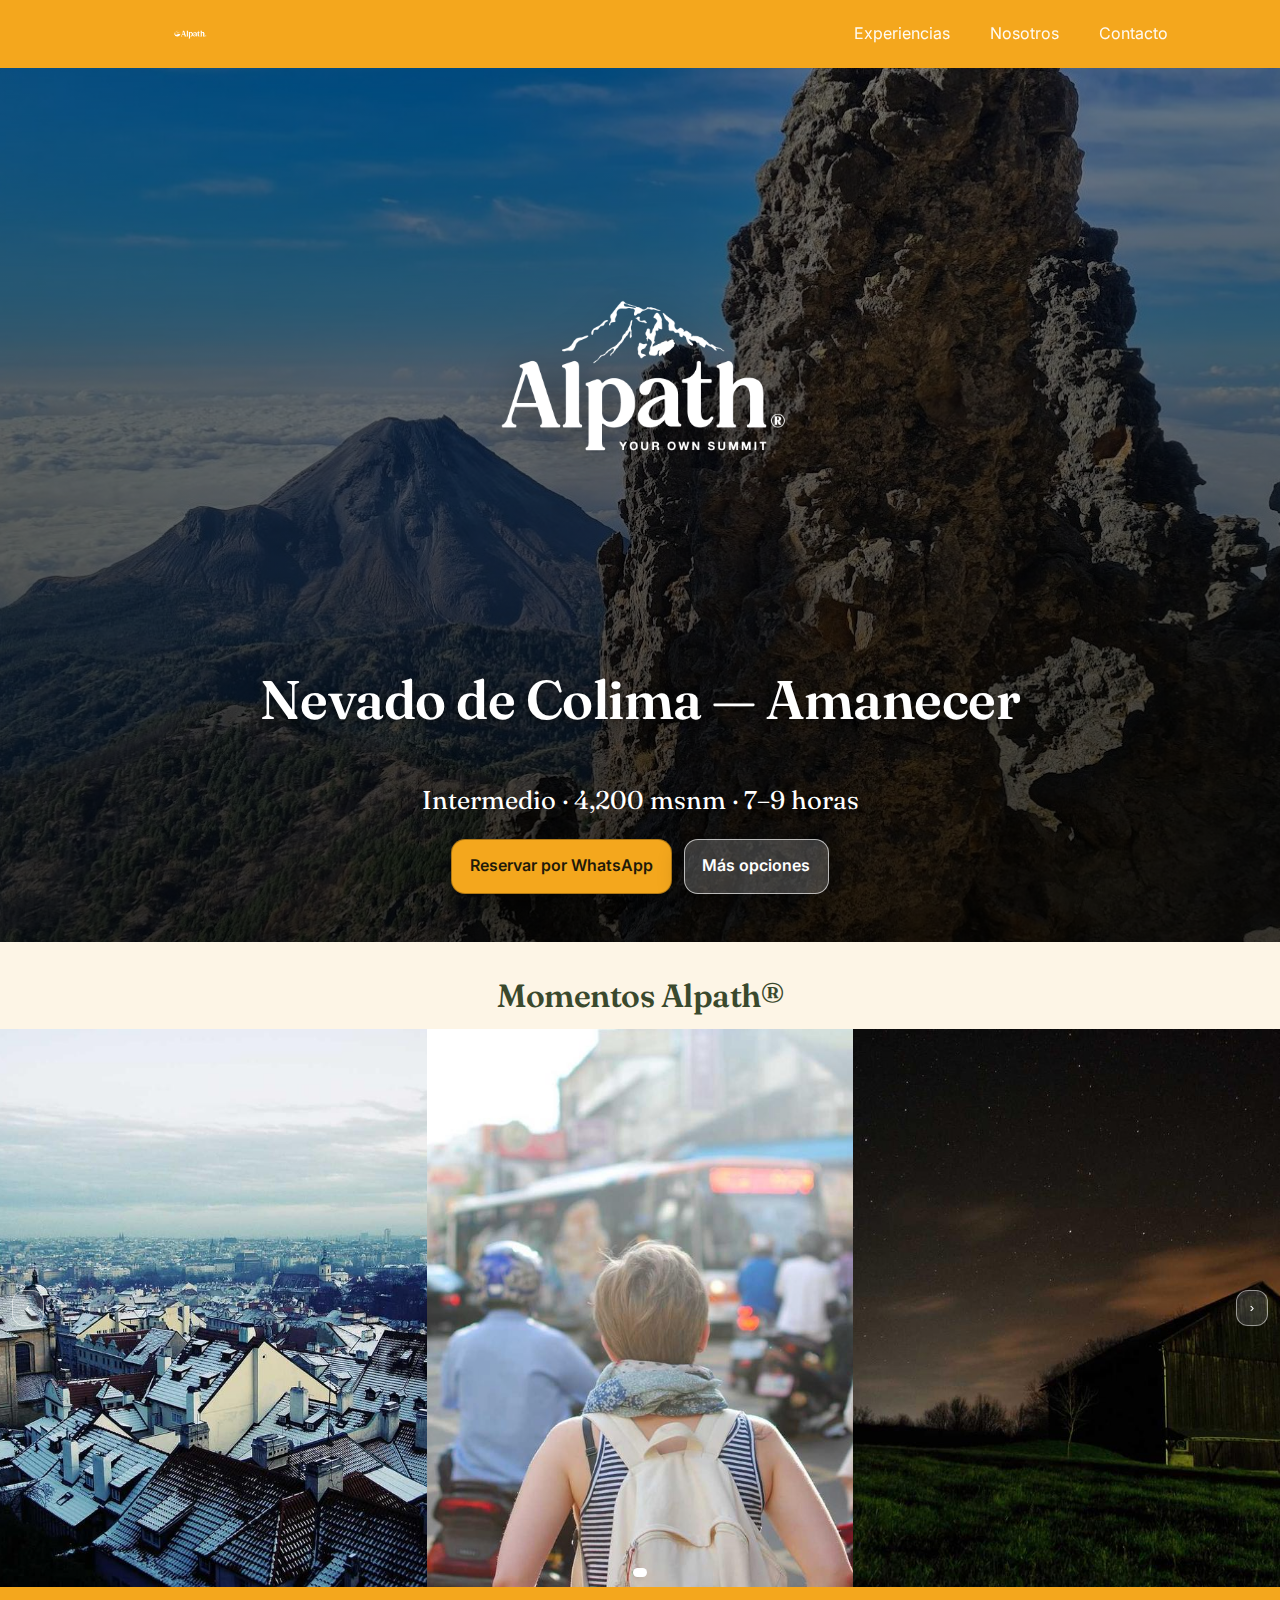
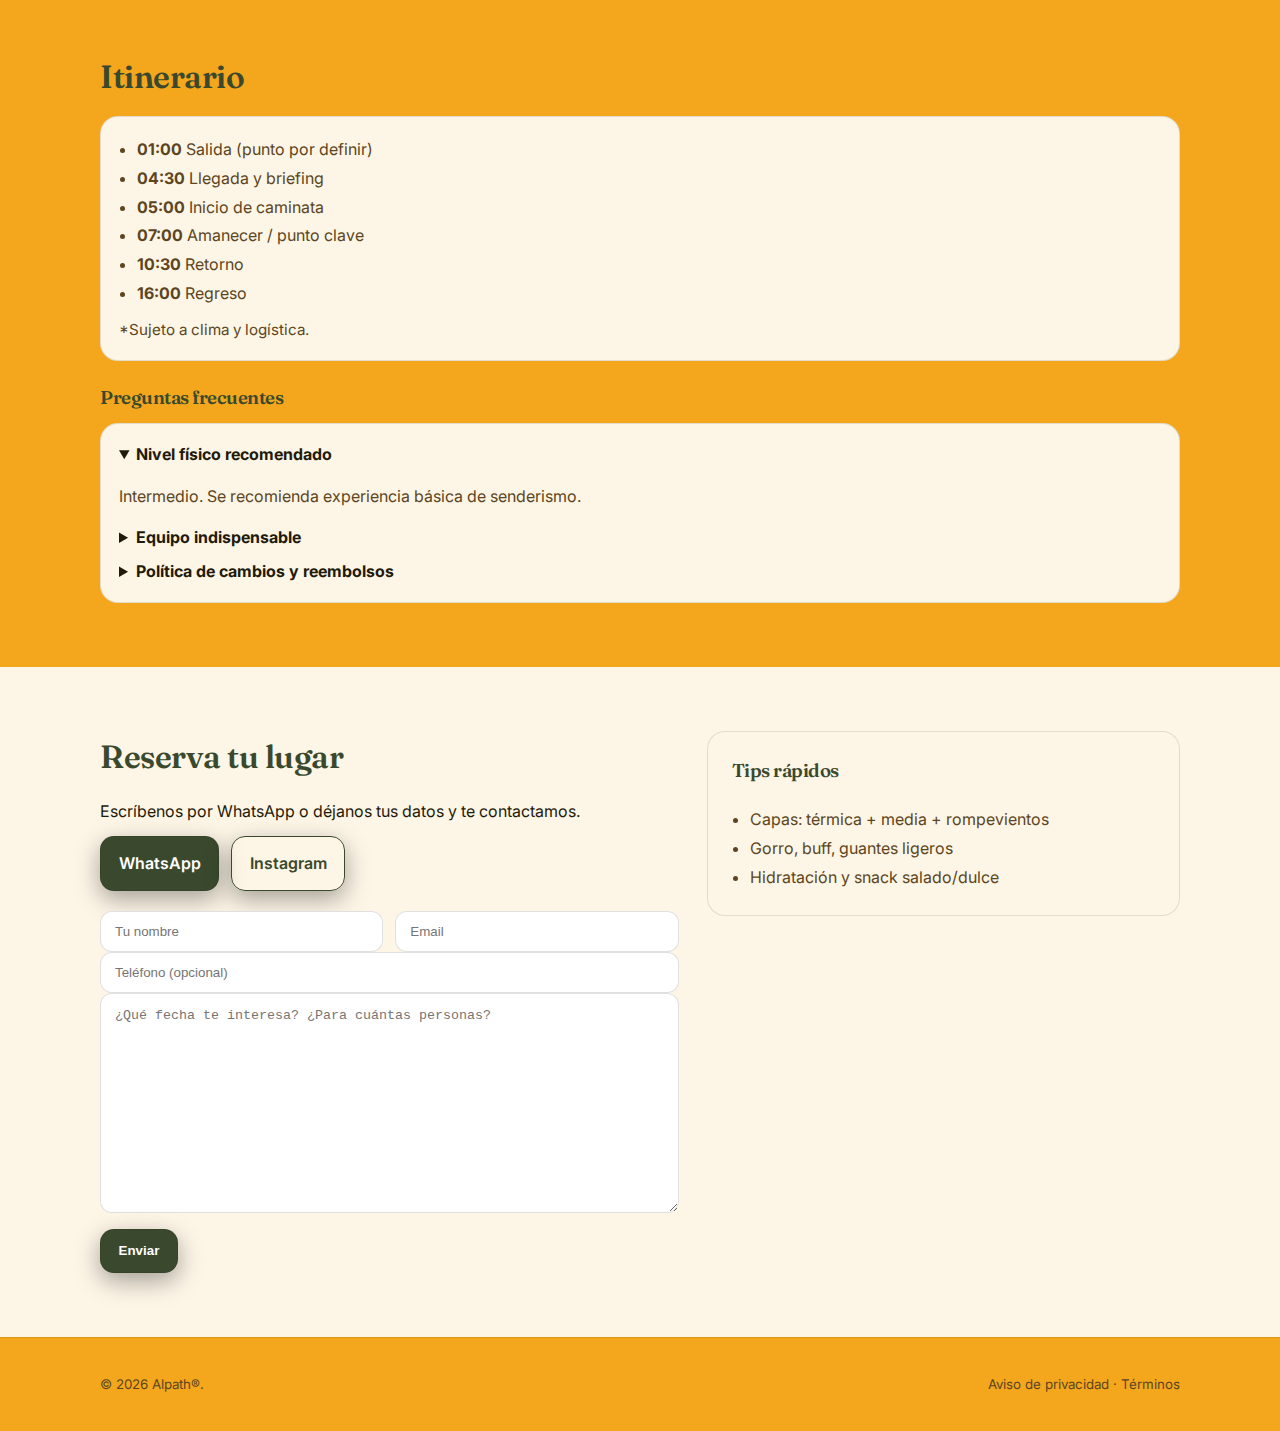
<file: nevado-de-colima.html>
<!DOCTYPE html>
<html lang="es" class="scroll-smooth">
<head>
<meta charset="utf-8" />
<meta name="viewport" content="width=device-width, initial-scale=1" />
<title>Alpath® — Nevado de Colima — Amanecer</title>
<meta name="description" content="Intermedio · 4,200 msnm · 7–9 horas. Amanecer en Nevado de Colima con guía Alpath®." />
<meta property="og:title" content="Alpath® — Nevado de Colima — Amanecer" />
<meta property="og:description" content="Intermedio · 4,200 msnm · 7–9 horas. Amanecer en Nevado de Colima con guía Alpath®." />
<meta property="og:type" content="article" />
<meta name="theme-color" content="#3a492d" />
<link rel="icon" type="image/png" sizes="32x32" href="assets/icons/favicon-32.png" />
<link rel="icon" type="image/png" sizes="16x16" href="assets/icons/favicon-16.png" />
<link rel="apple-touch-icon" sizes="180x180" href="assets/icons/apple-touch-icon.png" />
<link rel="manifest" href="assets/manifest.webmanifest" />
<link rel="preconnect" href="https://fonts.googleapis.com"><link rel="preconnect" href="https://fonts.gstatic.com" crossorigin>
<link href="https://fonts.googleapis.com/css2?family=Fraunces:opsz,wght@9..144,600;9..144,700&family=Inter:wght@400;600;700;800&display=swap" rel="stylesheet">
<style>
:root{--bg:#f4a71d;--card:#fdf5e6;--muted:#5c4520;--text:#1f1a09;--brand:#3a492d;--ring:0 0 0 3px rgba(58,73,45,.35);--hero:url('assets/colima-hero.jpg');--hero-mobile:url('assets/colima-hero-mobile.jpg');}
*{box-sizing:border-box}html,body{margin:0;height:100%}
body{font-family:Inter,system-ui,-apple-system,Segoe UI,Roboto,Ubuntu,sans-serif;background:var(--bg);color:var(--text);line-height:1.6}
h1,h2,h3,h4{font-family:'Fraunces',serif;font-weight:600;letter-spacing:-0.5px}
a{text-decoration:none;color:inherit}img{max-width:100%;display:block;height:auto}
.container{max-width:1120px;margin-inline:auto;padding:0 20px}
.btn{display:inline-flex;align-items:center;gap:.6rem;background:var(--brand);color:#fff;padding:.85rem 1.1rem;border-radius:14px;font-weight:600;border:1px solid rgba(0,0,0,.08);box-shadow:0 8px 24px rgba(0,0,0,.35);transition:.2s}
.btn:hover{transform:translateY(-1px)}.btn-outline{background:transparent;border:1px solid var(--brand);color:var(--brand)}.btn-outline:hover{background:var(--brand);color:#fff}
.btn-primary{background:#f4a71d;color:#1f1a09;border:1px solid rgba(0,0,0,.28);box-shadow:0 10px 30px rgba(0,0,0,.45)}
.btn-ghost{background:rgba(255,255,255,.20);color:#fff;border:1px solid rgba(255,255,255,.65)}.btn-ghost:hover{background:rgba(255,255,255,.28)}
header{position:sticky;top:0;z-index:60;transition:background .3s,border .3s}
header.scrolled{background:rgba(58,73,45,.97);border-bottom:1px solid rgba(0,0,0,.25)}
nav{display:flex;align-items:center;justify-content:space-between;padding:12px 0}
.brand{display:flex;align-items:center;gap:.6rem;color:#fff;position:relative;z-index:2}
.brand-slot{position:relative;display:inline-block;width:180px;height:44px}
.brand-img{position:absolute;inset:0;margin:auto;height:44px;width:auto;opacity:1;transform:scale(1);transition:opacity .28s,transform .28s}
.brand-img-iso{width:44px;height:44px;opacity:0;transform:scale(.85)}
header.scrolled .brand-img-full{opacity:0;transform:scale(.92)}header.scrolled .brand-img-iso{opacity:1;transform:scale(1)}
.brand-img,.brand-img-iso{pointer-events:none}
.nav-links{display:flex;gap:1rem}.nav-links a{opacity:.95;padding:.5rem .75rem;border-radius:10px;color:#fff;position:relative}
.menu-toggle{display:none;align-items:center;gap:.4rem;background:transparent;color:#fff;border:1px solid rgba(255,255,255,.35);padding:.45rem .65rem;border-radius:10px}
@media (max-width:768px){.menu-toggle{display:inline-flex}.nav-links{display:none;position:fixed;left:12px;right:12px;top:60px;flex-direction:column;background:rgba(58,73,45,.98);border:1px solid rgba(255,255,255,.15);border-radius:12px;padding:10px;gap:8px;box-shadow:0 12px 24px rgba(0,0,0,.35)}.nav-links.open{display:flex}
.brand-slot{width:164px;height:40px}.brand-img{height:40px}.brand-img-iso{width:40px;height:40px}}
.hero{padding:72px 0 48px;position:relative;min-height:70vh;display:flex;align-items:center;justify-content:center;text-align:center}
.hero::before{content:'';position:absolute;inset:0;background:var(--hero) center/cover no-repeat}
.hero::after{content:'';position:absolute;inset:0;background:linear-gradient(to bottom, rgba(0,0,0,.45), rgba(0,0,0,.75))}
.hero .container{position:relative;z-index:1}
.hero h1{font-size:clamp(2.1rem,7.5vw,3.4rem);color:#fff;text-shadow:0 2px 8px rgba(0,0,0,.6)}
.hero p{font-family:'Fraunces',serif;font-size:clamp(1.1rem,4.5vw,1.6rem);color:#fff;margin:0 auto 18px;text-shadow:0 2px 8px rgba(0,0,0,.6)}
.hero-logo{width:min(60vw,480px);height:auto;filter:drop-shadow(0 6px 18px rgba(0,0,0,.35));margin:0 auto 10px;display:block}
.section{padding:64px 0}.card{background:var(--card);border:1px solid rgba(0,0,0,.1);border-radius:18px;padding:18px}
footer{padding:36px 0;border-top:1px solid rgba(0,0,0,.1);color:var(--muted)}
@media (max-width:640px){.hero::before{background:var(--hero-mobile) center/cover no-repeat}}
/* Reserva grid */
.reserve-grid{display:grid;grid-template-columns:minmax(0,1.1fr) minmax(0,.9fr);gap:28px;align-items:start}
.reserve-grid .card{padding:24px}.reserve-grid .lead{margin-bottom:10px}
#reserva .cta-wrap{display:flex;gap:12px;flex-wrap:wrap;margin:12px 0 20px}
#reserva form .row{display:grid;grid-template-columns:1fr 1fr;gap:12px}
@media (max-width:980px){.reserve-grid{grid-template-columns:1fr;gap:20px}}
@media (max-width:640px){#reserva form .row{grid-template-columns:1fr}}
/* Forms */
input,textarea{width:100%;background:#fff;border:1px solid rgba(0,0,0,.12);color:#1b1b1b;border-radius:12px;padding:12px 14px;outline:none}
input:focus,textarea:focus{box-shadow:var(--ring);border-color:rgba(58,73,45,.55)}
textarea{min-height:220px;resize:vertical;line-height:1.5}
@media (max-width:640px){textarea{min-height:180px}}
/* Lightbox */
.lightbox{position:fixed;inset:0;z-index:1000;background:rgba(0,0,0,.85);display:none;align-items:center;justify-content:center}
.lightbox.open{display:flex}.lightbox img{max-width:96vw;max-height:90vh;border-radius:12px;box-shadow:0 10px 30px rgba(0,0,0,.5);touch-action:pinch-zoom}
.lightbox .close{position:absolute;top:14px;right:14px;background:rgba(255,255,255,.15);color:#fff;border:1px solid rgba(255,255,255,.35);border-radius:10px;padding:.5rem .7rem}

/* ===== CAROUSEL / SLIDER (multi-per-view) ===== */
.carousel{position:relative;width:100%;overflow:hidden;background:#000}
.carousel-frame{width:100%;height:clamp(280px,62vh,760px)}
.carousel-track{display:flex;height:100%;transition:transform .6s ease;will-change:transform}
.carousel-slide{min-width:100%;height:100%;position:relative}
@media (min-width:1024px){
  .carousel-slide{min-width:33.3333%} /* 3 por vista en desktop */
}
.carousel-slide img{width:100%;height:100%;object-fit:cover;display:block}

/* Ocultar caption (punto 3) */
.carousel-caption{display:none}

/* Controles */
.c-btn{position:absolute;top:50%;transform:translateY(-50%);z-index:5;
  background:rgba(255,255,255,.14);border:1px solid rgba(255,255,255,.5);
  color:#fff;padding:.6rem .8rem;border-radius:12px;cursor:pointer}
.c-btn:hover{background:rgba(255,255,255,.22)}
.c-prev{left:12px}
.c-next{right:12px}

/* Dots */
.c-dots{position:absolute;left:0;right:0;bottom:10px;display:flex;gap:8px;justify-content:center;z-index:5}
.c-dot{width:9px;height:9px;border-radius:999px;border:1px solid rgba(255,255,255,.8);background:transparent}
.c-dot.is-active{background:#fff}


</style>
</head>
<body>
<header id="siteHeader"><div class="container"><nav>
  <a href="/" class="brand" aria-label="Ir a inicio">
    <span class="brand-slot">
      <img class="brand-img brand-img-full" src="assets/brand/logo-h-white-480.png" width="140" height="36" alt="Alpath®">
      <img class="brand-img brand-img-iso"  src="assets/brand/isotipo-greengray-512.png" width="44" height="44" alt="" aria-hidden="true">
    </span>
  </a>
  <button id="menuToggle" class="menu-toggle" aria-label="Abrir menú">Menú</button>
  <div id="navLinks" class="nav-links">
    <a href="index.html#experiencias">Experiencias</a>
    <a href="index.html#nosotros">Nosotros</a>
    <a href="index.html#contacto">Contacto</a>
  </div>
</nav></div></header>

<section class="hero">
  <div class="container">
    <img class="hero-logo" src="assets/brand/hero-logo-greengray-960.png" alt="Alpath®">
    <h1>Nevado de Colima — Amanecer</h1>
    <p>Intermedio · 4,200 msnm · 7–9 horas</p>
    <div class="cta-row" style="display:flex;gap:12px;justify-content:center;flex-wrap:wrap">
      <a class="btn btn-primary" target="_blank" href="https://wa.me/523343682659?text=Hola%20Alpath%C2%AE%2C%20quiero%20reservar%20esta%20experiencia%20(Nevado%20de%20Colima)">Reservar por WhatsApp</a>
      <a class="btn btn-ghost" href="#reserva">Más opciones</a>
    </div>
  </div>
</section>

<section class="section" style="padding:28px 0 8px;background:var(--card)">
  <div class="container">
    <h2 style="margin:0;font-size:2rem;color:var(--brand);text-align:center">Momentos Alpath®</h2>
  </div>
</section>


<!-- Galería — Nevado de Colima -->
<section id="galeria" class="section" style="padding:0">
  <div class="carousel" data-autoplay="true" data-interval="5200">
    <div class="carousel-frame">
      <div class="carousel-track">
        <div class="carousel-slide">
          <img src="assets/galeria/colima-01.jpg" alt="Colima — Sendero de pino">
          <div class="carousel-caption">Colima — Sendero de pino</div>
        </div>
        <div class="carousel-slide">
          <img src="assets/galeria/colima-02.jpg" alt="Colima — Bosque alto">
          <div class="carousel-caption">Colima — Bosque alto</div>
        </div>
        <div class="carousel-slide">
          <img src="assets/galeria/colima-03.jpg" alt="Colima — Amanecer en arista">
          <div class="carousel-caption">Colima — Amanecer en arista</div>
        </div>
      </div>
    </div>
    <button class="c-btn c-prev" type="button" aria-label="Anterior">‹</button>
    <button class="c-btn c-next" type="button" aria-label="Siguiente">›</button>
    <div class="c-dots" aria-label="Paginación"></div>
  </div>
</section>



<section class="section">
  <div class="container">
    <h2 style="margin:0 0 14px;font-size:2rem;color:var(--brand)">Itinerario</h2>
    <div class="card" style="margin-top:10px">
      <ul style="margin:0;padding-left:18px;color:var(--muted);line-height:1.8">
        <li><strong>01:00</strong> Salida (punto por definir)</li>
        <li><strong>04:30</strong> Llegada y briefing</li>
        <li><strong>05:00</strong> Inicio de caminata</li>
        <li><strong>07:00</strong> Amanecer / punto clave</li>
        <li><strong>10:30</strong> Retorno</li>
        <li><strong>16:00</strong> Regreso</li>
      </ul>
      <p style="margin:10px 0 0;color:var(--muted);font-size:.95rem">*Sujeto a clima y logística.</p>
    </div>

    <h3 style="margin:22px 0 10px;color:var(--brand)">Preguntas frecuentes</h3>
    <div class="card">
      <details open style="margin-bottom:8px"><summary><strong>Nivel físico recomendado</strong></summary><p style="color:var(--muted)">Intermedio. Se recomienda experiencia básica de senderismo.</p></details>
      <details style="margin-bottom:8px"><summary><strong>Equipo indispensable</strong></summary><p style="color:var(--muted)">Botas, capa térmica, rompevientos, frontal, 2L agua, snacks.</p></details>
      <details style="margin-bottom:0"><summary><strong>Política de cambios y reembolsos</strong></summary><p style="color:var(--muted)">Cambios con aviso previo. Reembolsos sujetos a condiciones.</p></details>
    </div>
  </div>
</section>

<section id="reserva" class="section" style="background:var(--card)">
  <div class="container reserve-grid">
    <div>
      <h2 style="margin:0 0 14px;font-size:2rem;color:var(--brand)">Reserva tu lugar</h2>
      <p class="lead">Escríbenos por WhatsApp o déjanos tus datos y te contactamos.</p>
      <div class="cta-wrap">
        <a class="btn" target="_blank" href="https://wa.me/523343682659?text=Hola%20Alpath%C2%AE%2C%20quiero%20reservar%20Nevado%20de%20Colima">WhatsApp</a>
        <a class="btn btn-outline" target="_blank" href="https://www.instagram.com/alpathmountainco/">Instagram</a>
      </div>

      <form name="contacto-colima" method="POST" data-netlify="true" netlify-honeypot="bot-field" action="/gracias.html">
        <input type="hidden" name="form-name" value="contacto-colima" />
        <p style="display:none"><label>No llenar: <input name="bot-field" /></label></p>
        <div class="row">
          <input required name="nombre" placeholder="Tu nombre" />
          <input required type="email" name="email" placeholder="Email" />
        </div>
        <input name="telefono" placeholder="Teléfono (opcional)" />
        <textarea required name="mensaje" rows="6" placeholder="¿Qué fecha te interesa? ¿Para cuántas personas?"></textarea>
        <div data-netlify-recaptcha="true" style="margin:8px 0"></div>
        <div style="display:flex;gap:10px;align-items:center;flex-wrap:wrap"><button class="btn" type="submit">Enviar</button></div>
      </form>
    </div>

    <div class="card">
      <h3 style="margin-top:0;color:var(--brand)">Tips rápidos</h3>
      <ul style="margin:0;padding-left:18px;color:var(--muted);line-height:1.8">
        <li>Capas: térmica + media + rompevientos</li>
        <li>Gorro, buff, guantes ligeros</li>
        <li>Hidratación y snack salado/dulce</li>
      </ul>
    </div>
  </div>
</section>

<footer><div class="container" style="display:flex;justify-content:space-between;gap:14px;flex-wrap:wrap">
  <small>© <span id="year"></span> Alpath®.</small>
  <small><a href="#">Aviso de privacidad</a> · <a href="#">Términos</a></small>
</div></footer>

<div id="lightbox" class="lightbox" aria-hidden="true"><button class="close" aria-label="Cerrar">Cerrar ✕</button><img alt=""></div>

<script>
document.getElementById('year').textContent=new Date().getFullYear();
const header=document.getElementById('siteHeader');window.addEventListener('scroll',()=>{header.classList.toggle('scrolled',window.scrollY>60)});
const toggle=document.getElementById('menuToggle');const links=document.getElementById('navLinks');if(toggle){toggle.addEventListener('click',(e)=>{e.stopPropagation();links.classList.toggle('open')});}document.addEventListener('click',(e)=>{if(!e.target.closest('nav')) links.classList.remove('open')});
// Lightbox seguro
(function(){const lb=document.getElementById('lightbox');if(!lb)return;const imgEl=lb.querySelector('img');const closeBtn=lb.querySelector('.close');function openLb(src,alt){imgEl.src=src;imgEl.alt=alt||'';lb.classList.add('open');lb.setAttribute('aria-hidden','false')}function closeLb(){lb.classList.remove('open');lb.setAttribute('aria-hidden','true');imgEl.src=''}document.addEventListener('click',(e)=>{const targetImg=e.target.closest('img[data-lightbox]');if(targetImg){e.preventDefault();const full=targetImg.getAttribute('data-full')||targetImg.currentSrc||targetImg.src;openLb(full,targetImg.alt);return}const link=e.target.closest('a');if(link){const lbImg=link.querySelector('img[data-lightbox]');if(lbImg){e.preventDefault();const href=link.getAttribute('href');openLb(href||lbImg.currentSrc||lbImg.src,lbImg.alt);return}}if(e.target===lb)closeLb()});closeBtn&&closeBtn.addEventListener('click',closeLb);document.addEventListener('keydown',(e)=>{if(e.key==='Escape')closeLb()})})();
</script>

<script>
/* ===== Slider multi-per-view (autoplay, flechas, dots por grupo, swipe) ===== */
(function(){
  const mqDesktop = window.matchMedia('(min-width:1024px)');
  const debounce = (fn,ms=150)=>{let t;return (...a)=>{clearTimeout(t);t=setTimeout(()=>fn(...a),ms);}};

  document.querySelectorAll('.carousel').forEach(initCarousel);

  function initCarousel(root){
    const frame   = root.querySelector('.carousel-frame');
    const track   = root.querySelector('.carousel-track');
    const slides  = Array.from(root.querySelectorAll('.carousel-slide'));
    const btnPrev = root.querySelector('.c-prev');
    const btnNext = root.querySelector('.c-next');
    const dotsWrap= root.querySelector('.c-dots');

    const interval = parseInt(root.dataset.interval || '5000', 10);
    const autoplay = root.dataset.autoplay !== 'false';

    let i = 0;                 // índice del primer slide visible
    let spv = getSPV();        // slides por vista (1 móvil, 3 desktop)
    let timer = null, hovering = false, touching = false;
    let dots = [];

    function getSPV(){ return mqDesktop.matches ? 3 : 1; }
    function groupsCount(){ return Math.ceil(slides.length / spv); }
    function groupIndex(){ return Math.floor(i / spv); }

    function buildDots(){
      dotsWrap.innerHTML = '';
      dots = Array.from({length: groupsCount()}, (_,g)=>{
        const b = document.createElement('button');
        b.className = 'c-dot' + (g===groupIndex() ? ' is-active' : '');
        b.type = 'button';
        b.setAttribute('aria-label', `Ir al grupo ${g+1}`);
        b.addEventListener('click', ()=> go(g*spv, true));
        dotsWrap.appendChild(b);
        return b;
      });
    }

    function setTransform(){
      const offset = (100 / spv) * i;        // % a desplazar según spv
      track.style.transform = `translateX(-${offset}%)`;
      const g = groupIndex();
      dots.forEach((d,idx)=> d.classList.toggle('is-active', idx===g));
    }

    function clampIndex(idx){
      if (idx < 0) return slides.length - 1;
      if (idx > slides.length - 1) return 0;
      return idx;
    }

    function prev(manual=false){ i = clampIndex(i - 1); setTransform(); restart(manual); }
    function next(manual=false){ i = clampIndex(i + 1); setTransform(); restart(manual); }
    function go(idx,manual=false){ i = clampIndex(idx); setTransform(); restart(manual); }

    function start(){
      if(!autoplay) return;
      stop();
      timer = setInterval(()=> {
        if(!hovering && !touching && document.visibilityState==='visible'){ next(); }
      }, interval);
    }
    function stop(){ if(timer){ clearInterval(timer); timer=null; } }
    function restart(manual){ if(manual){ stop(); start(); } }

    // Eventos UI
    if(btnPrev) btnPrev.addEventListener('click', ()=> prev(true));
    if(btnNext) btnNext.addEventListener('click', ()=> next(true));

    root.addEventListener('mouseenter', ()=> hovering=true);
    root.addEventListener('mouseleave', ()=> hovering=false);
    document.addEventListener('visibilitychange', ()=> { if(document.visibilityState!=='visible') stop(); else start(); });

    // Swipe
    let sx=0, sy=0;
    frame.addEventListener('touchstart', (e)=>{ touching=true; const t=e.changedTouches[0]; sx=t.clientX; sy=t.clientY; }, {passive:true});
    frame.addEventListener('touchend', (e)=>{
      const t=e.changedTouches[0], dx=t.clientX-sx, dy=t.clientY-sy;
      touching=false;
      if(Math.abs(dx)>40 && Math.abs(dx)>Math.abs(dy)){ dx<0 ? next(true) : prev(true); }
    }, {passive:true});

    // Responsive: si cambia spv, rearmar dots y reajustar transform
    const onResize = debounce(()=>{
      const s = getSPV();
      if (s !== spv){
        spv = s;
        // re-alinear i al inicio del grupo equivalente
        i = Math.max(0, Math.min(i, slides.length-1));
        buildDots();
        setTransform();
      }
    }, 150);
    mqDesktop.addEventListener ? mqDesktop.addEventListener('change', onResize) : window.addEventListener('resize', onResize);

    // Init
    buildDots();
    setTransform();
    start();
  }
})();
</script>



</body>
</html>
</file>
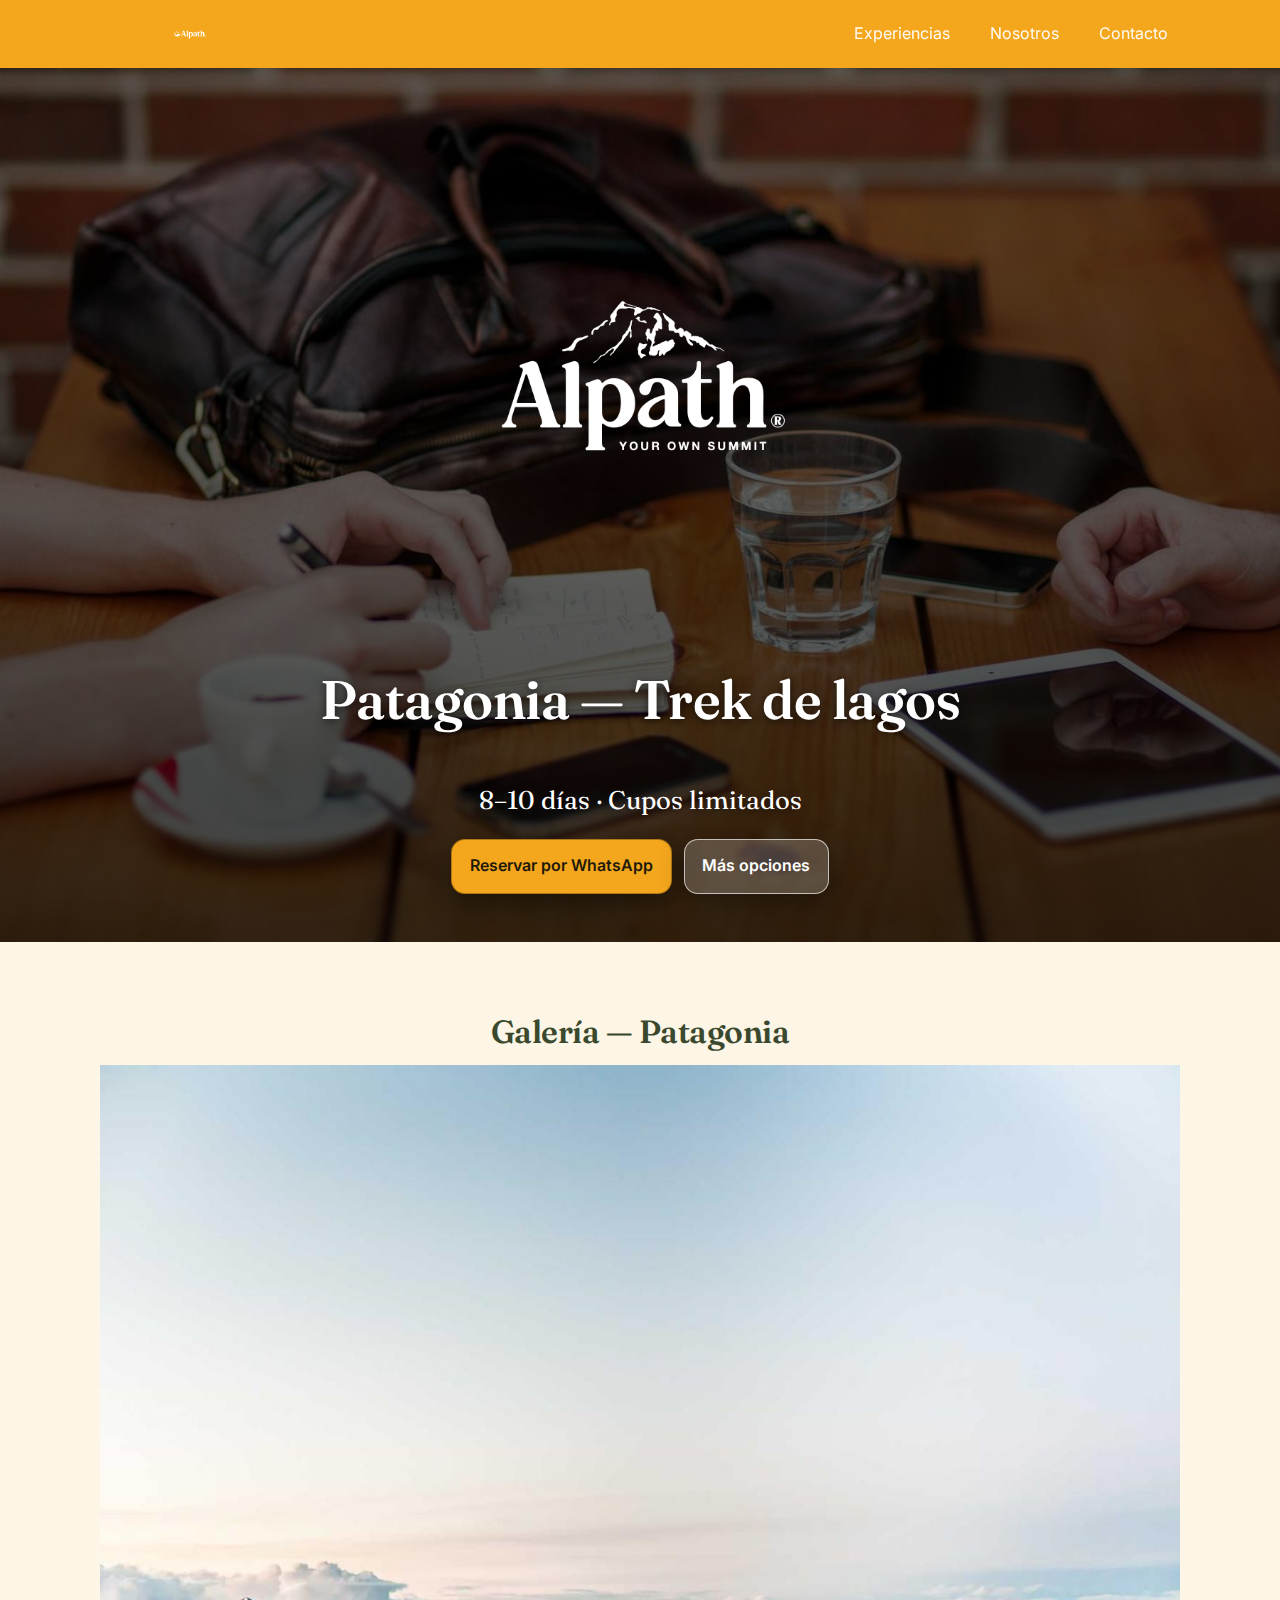
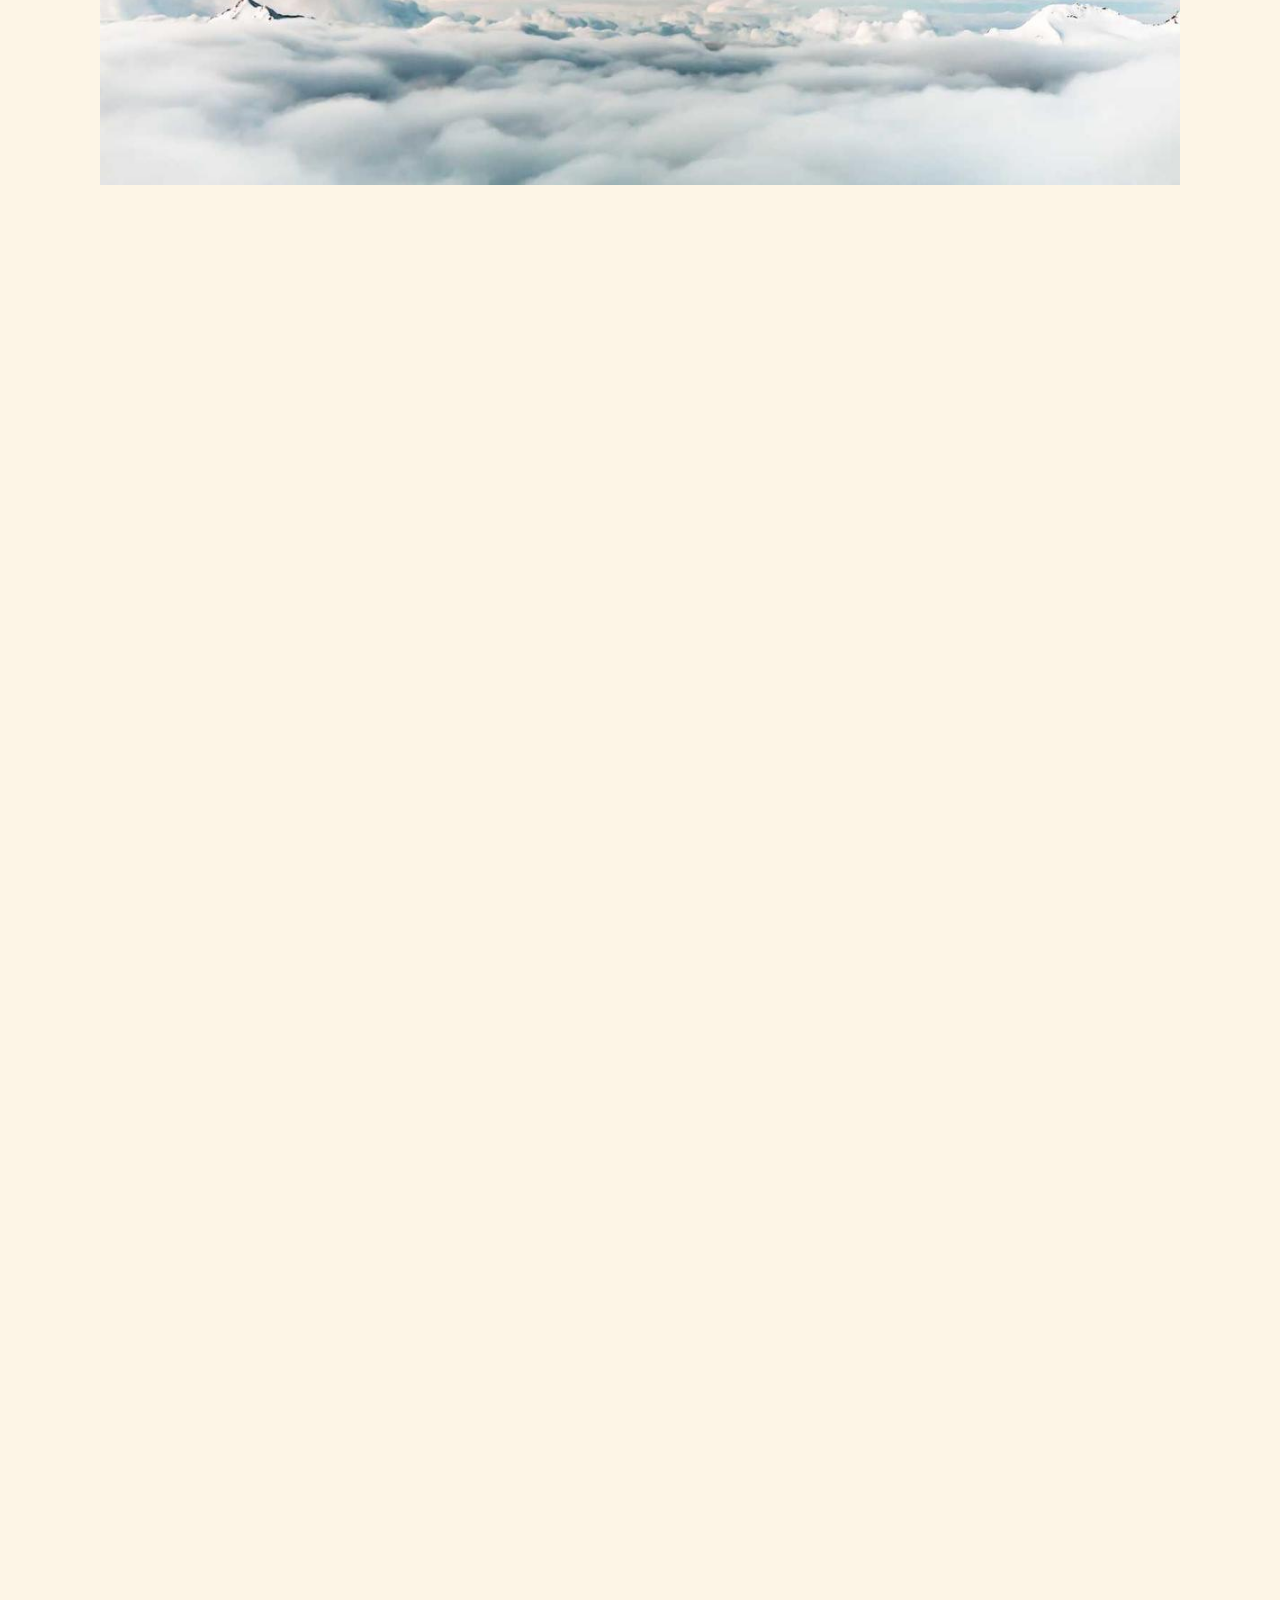
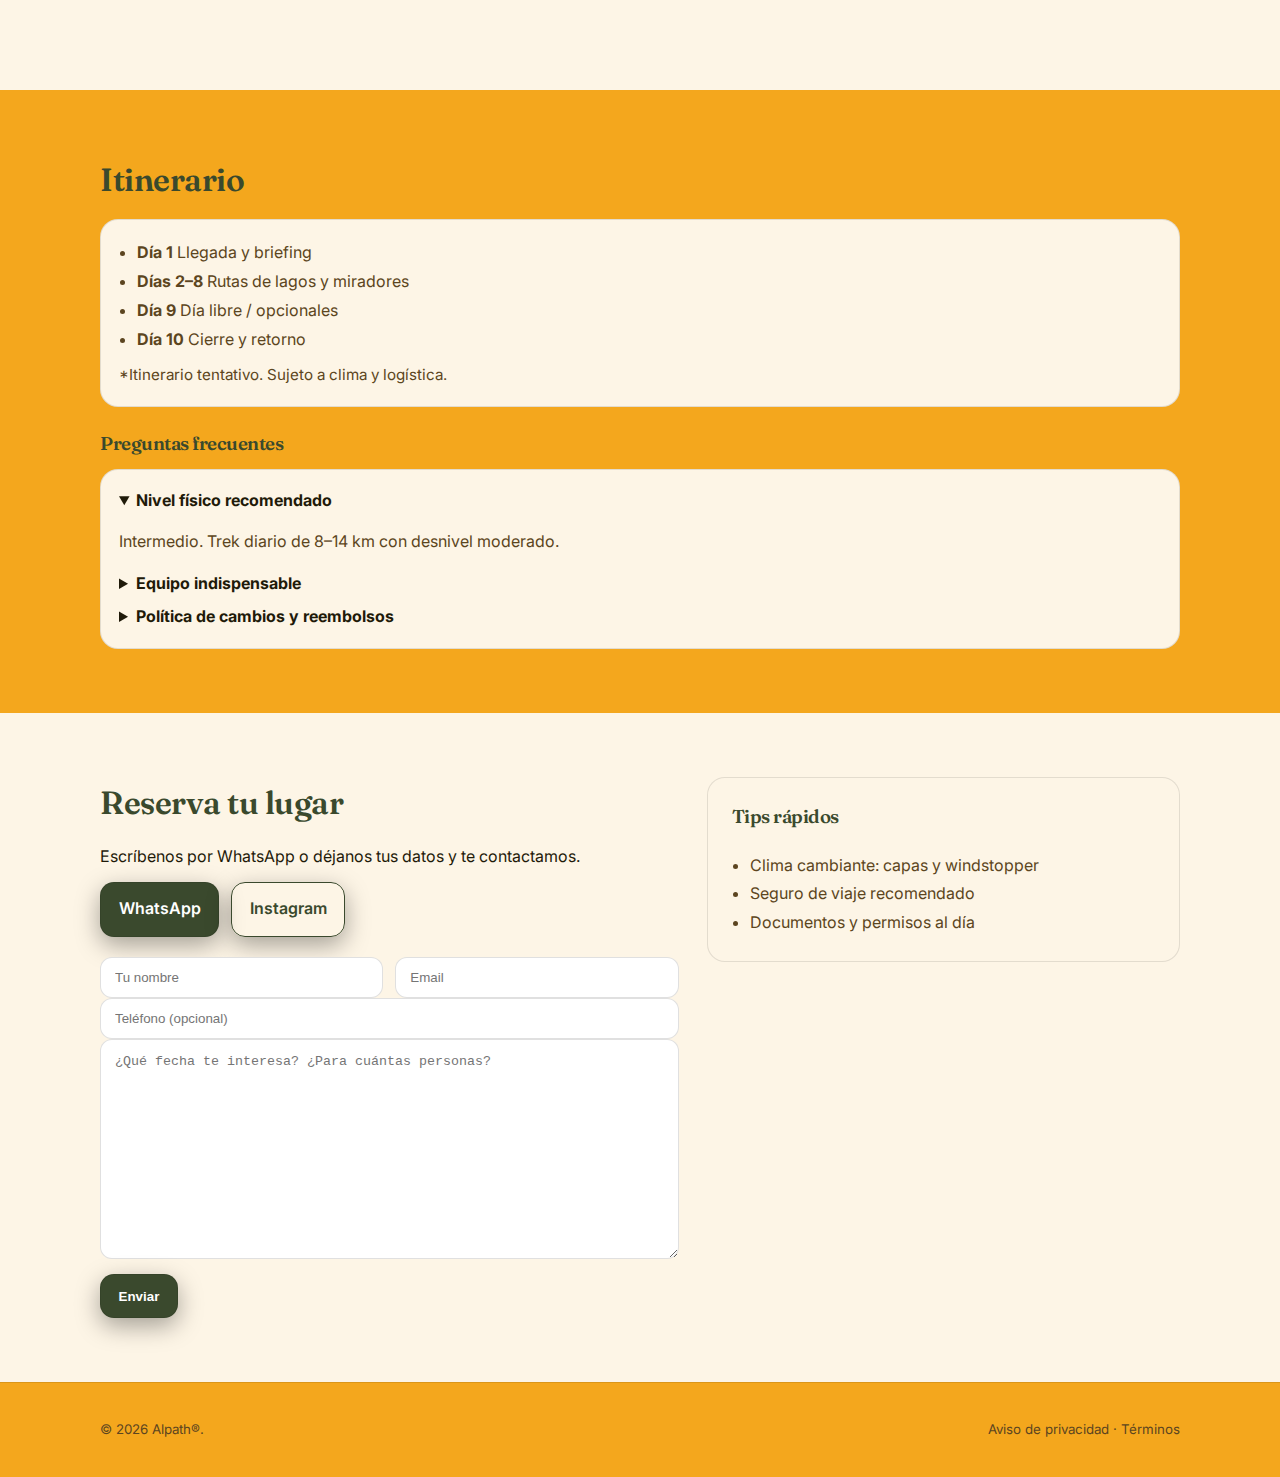
<file: patagonia.html>
<!DOCTYPE html>
<html lang="es" class="scroll-smooth">
<head>
<meta charset="utf-8" />
<meta name="viewport" content="width=device-width, initial-scale=1" />
<title>Alpath® — Patagonia — Trek de lagos</title>
<meta name="description" content="8–10 días · Cupos limitados. Trek de lagos y glaciares en Patagonia con logística Alpath®." />
<meta property="og:title" content="Alpath® — Patagonia — Trek de lagos" />
<meta property="og:description" content="8–10 días · Cupos limitados. Trek de lagos y glaciares en Patagonia con logística Alpath®." />
<meta property="og:type" content="article" />
<meta name="theme-color" content="#3a492d" />
<link rel="icon" type="image/png" sizes="32x32" href="assets/icons/favicon-32.png" />
<link rel="icon" type="image/png" sizes="16x16" href="assets/icons/favicon-16.png" />
<link rel="apple-touch-icon" sizes="180x180" href="assets/icons/apple-touch-icon.png" />
<link rel="manifest" href="assets/manifest.webmanifest" />
<link rel="preconnect" href="https://fonts.googleapis.com"><link rel="preconnect" href="https://fonts.gstatic.com" crossorigin>
<link href="https://fonts.googleapis.com/css2?family=Fraunces:opsz,wght@9..144,600;9..144,700&family=Inter:wght@400;600;700;800&display=swap" rel="stylesheet">
<style>
:root{--bg:#f4a71d;--card:#fdf5e6;--muted:#5c4520;--text:#1f1a09;--brand:#3a492d;--ring:0 0 0 3px rgba(58,73,45,.35);--hero:url('assets/patagonia-hero.jpg');--hero-mobile:url('assets/patagonia-hero-mobile.jpg');}
*{box-sizing:border-box}html,body{margin:0;height:100%}
body{font-family:Inter,system-ui,-apple-system,Segoe UI,Roboto,Ubuntu,sans-serif;background:var(--bg);color:var(--text);line-height:1.6}
h1,h2,h3,h4{font-family:'Fraunces',serif;font-weight:600;letter-spacing:-0.5px}
a{text-decoration:none;color:inherit}img{max-width:100%;display:block;height:auto}
.container{max-width:1120px;margin-inline:auto;padding:0 20px}
.btn{display:inline-flex;align-items:center;gap:.6rem;background:var(--brand);color:#fff;padding:.85rem 1.1rem;border-radius:14px;font-weight:600;border:1px solid rgba(0,0,0,.08);box-shadow:0 8px 24px rgba(0,0,0,.35);transition:.2s}
.btn:hover{transform:translateY(-1px)}.btn-outline{background:transparent;border:1px solid var(--brand);color:var(--brand)}.btn-outline:hover{background:var(--brand);color:#fff}
.btn-primary{background:#f4a71d;color:#1f1a09;border:1px solid rgba(0,0,0,.28);box-shadow:0 10px 30px rgba(0,0,0,.45)}
.btn-ghost{background:rgba(255,255,255,.20);color:#fff;border:1px solid rgba(255,255,255,.65)}.btn-ghost:hover{background:rgba(255,255,255,.28)}
header{position:sticky;top:0;z-index:60;transition:background .3s,border .3s}
header.scrolled{background:rgba(58,73,45,.97);border-bottom:1px solid rgba(0,0,0,.25)}
nav{display:flex;align-items:center;justify-content:space-between;padding:12px 0}
.brand{display:flex;align-items:center;gap:.6rem;color:#fff;position:relative;z-index:2}
.brand-slot{position:relative;display:inline-block;width:180px;height:44px}
.brand-img{position:absolute;inset:0;margin:auto;height:44px;width:auto;opacity:1;transform:scale(1);transition:opacity .28s,transform .28s}
.brand-img-iso{width:44px;height:44px;opacity:0;transform:scale(.85)}
header.scrolled .brand-img-full{opacity:0;transform:scale(.92)}header.scrolled .brand-img-iso{opacity:1;transform:scale(1)}
.brand-img,.brand-img-iso{pointer-events:none}
.nav-links{display:flex;gap:1rem}.nav-links a{opacity:.95;padding:.5rem .75rem;border-radius:10px;color:#fff;position:relative}
.menu-toggle{display:none;align-items:center;gap:.4rem;background:transparent;color:#fff;border:1px solid rgba(255,255,255,.35);padding:.45rem .65rem;border-radius:10px}
@media (max-width:768px){.menu-toggle{display:inline-flex}.nav-links{display:none;position:fixed;left:12px;right:12px;top:60px;flex-direction:column;background:rgba(58,73,45,.98);border:1px solid rgba(255,255,255,.15);border-radius:12px;padding:10px;gap:8px;box-shadow:0 12px 24px rgba(0,0,0,.35)}.nav-links.open{display:flex}
.brand-slot{width:164px;height:40px}.brand-img{height:40px}.brand-img-iso{width:40px;height:40px}}
.hero{padding:72px 0 48px;position:relative;min-height:70vh;display:flex;align-items:center;justify-content:center;text-align:center}
.hero::before{content:'';position:absolute;inset:0;background:var(--hero) center/cover no-repeat}
.hero::after{content:'';position:absolute;inset:0;background:linear-gradient(to bottom, rgba(0,0,0,.45), rgba(0,0,0,.75))}
.hero .container{position:relative;z-index:1}
.hero h1{font-size:clamp(2.1rem,7.5vw,3.4rem);color:#fff;text-shadow:0 2px 8px rgba(0,0,0,.6)}
.hero p{font-family:'Fraunces',serif;font-size:clamp(1.1rem,4.5vw,1.6rem);color:#fff;margin:0 auto 18px;text-shadow:0 2px 8px rgba(0,0,0,.6)}
.hero-logo{width:min(60vw,480px);height:auto;filter:drop-shadow(0 6px 18px rgba(0,0,0,.35));margin:0 auto 10px;display:block}
.section{padding:64px 0}.card{background:var(--card);border:1px solid rgba(0,0,0,.1);border-radius:18px;padding:18px}
footer{padding:36px 0;border-top:1px solid rgba(0,0,0,.1);color:var(--muted)}
@media (max-width:640px){.hero::before{background:var(--hero-mobile) center/cover no-repeat}}
.reserve-grid{display:grid;grid-template-columns:minmax(0,1.1fr) minmax(0,.9fr);gap:28px;align-items:start}
.reserve-grid .card{padding:24px}.reserve-grid .lead{margin-bottom:10px}
#reserva .cta-wrap{display:flex;gap:12px;flex-wrap:wrap;margin:12px 0 20px}
#reserva form .row{display:grid;grid-template-columns:1fr 1fr;gap:12px}
@media (max-width:980px){.reserve-grid{grid-template-columns:1fr;gap:20px}}
@media (max-width:640px){#reserva form .row{grid-template-columns:1fr}}
input,textarea{width:100%;background:#fff;border:1px solid rgba(0,0,0,.12);color:#1b1b1b;border-radius:12px;padding:12px 14px;outline:none}
input:focus,textarea:focus{box-shadow:var(--ring);border-color:rgba(58,73,45,.55)}
textarea{min-height:220px;resize:vertical;line-height:1.5}
@media (max-width:640px){textarea{min-height:180px}}
.lightbox{position:fixed;inset:0;z-index:1000;background:rgba(0,0,0,.85);display:none;align-items:center;justify-content:center}
.lightbox.open{display:flex}.lightbox img{max-width:96vw;max-height:90vh;border-radius:12px;box-shadow:0 10px 30px rgba(0,0,0,.5);touch-action:pinch-zoom}
.lightbox .close{position:absolute;top:14px;right:14px;background:rgba(255,255,255,.15);color:#fff;border:1px solid rgba(255,255,255,.35);border-radius:10px;padding:.5rem .7rem}

/* ===== CAROUSEL / SLIDER ===== */
.carousel{position:relative;width:100%;overflow:hidden;background:#000}
.carousel-frame{width:100%;height:clamp(280px,62vh,760px)}
.carousel-track{display:flex;height:100%;transition:transform .6s ease;will-change:transform}
.carousel-slide{min-width:100%;height:100%;position:relative}
.carousel-slide img{width:100%;height:100%;object-fit:cover;display:block}

/* Caption opcional */
.carousel-caption{
  position:absolute;left:0;right:0;bottom:0;padding:14px 16px;color:#fff;
  background:linear-gradient(to top,rgba(0,0,0,.45),rgba(0,0,0,0));font-weight:600
}

/* Controles */
.c-btn{position:absolute;top:50%;transform:translateY(-50%);z-index:5;
  background:rgba(255,255,255,.14);border:1px solid rgba(255,255,255,.5);
  color:#fff;padding:.6rem .8rem;border-radius:12px;cursor:pointer}
.c-btn:hover{background:rgba(255,255,255,.22)}
.c-prev{left:12px}
.c-next{right:12px}

/* Dots */
.c-dots{position:absolute;left:0;right:0;bottom:10px;display:flex;gap:8px;justify-content:center;z-index:5}
.c-dot{width:9px;height:9px;border-radius:999px;border:1px solid rgba(255,255,255,.8);background:transparent}
.c-dot.is-active{background:#fff}


</style>
</head>
<body>
<header id="siteHeader"><div class="container"><nav>
  <a href="/" class="brand" aria-label="Ir a inicio">
    <span class="brand-slot">
      <img class="brand-img brand-img-full" src="assets/brand/logo-h-white-480.png" width="140" height="36" alt="Alpath®">
      <img class="brand-img brand-img-iso"  src="assets/brand/isotipo-greengray-512.png" width="44" height="44" alt="" aria-hidden="true">
    </span>
  </a>
  <button id="menuToggle" class="menu-toggle" aria-label="Abrir menú">Menú</button>
  <div id="navLinks" class="nav-links">
    <a href="index.html#experiencias">Experiencias</a>
    <a href="index.html#nosotros">Nosotros</a>
    <a href="index.html#contacto">Contacto</a>
  </div>
</nav></div></header>

<section class="hero">
  <div class="container">
    <img class="hero-logo" src="assets/brand/hero-logo-greengray-960.png" alt="Alpath®">
    <h1>Patagonia — Trek de lagos</h1>
    <p>8–10 días · Cupos limitados</p>
    <div class="cta-row" style="display:flex;gap:12px;justify-content:center;flex-wrap:wrap">
      <a class="btn btn-primary" target="_blank" href="https://wa.me/523343682659?text=Hola%20Alpath%C2%AE%2C%20quiero%20reservar%20esta%20experiencia%20(Patagonia)">Reservar por WhatsApp</a>
      <a class="btn btn-ghost" href="#reserva">Más opciones</a>
    </div>
  </div>
</section>

<section id="galeria" class="section" style="background:var(--card)">
  <div class="container">
    <h2 style="margin:0 0 8px;font-size:2rem;color:var(--brand);text-align:center">Galería — Patagonia</h2>
    <div class="gallery-masonry">
      <a class="gitem" href="assets/galeria/patagonia-01.jpg" data-caption="Patagonia — Laguna">
        <img loading="lazy" decoding="async" src="assets/galeria/patagonia-01.jpg" alt="Patagonia — Laguna">
      </a>
      <a class="gitem" href="assets/galeria/patagonia-02.jpg" data-caption="Patagonia — Torres y granite">
        <img loading="lazy" decoding="async" src="assets/galeria/patagonia-02.jpg" alt="Patagonia — Torres y granite">
      </a>
      <a class="gitem" href="assets/galeria/patagonia-03.jpg" data-caption="Patagonia — Glaciar">
        <img loading="lazy" decoding="async" src="assets/galeria/patagonia-03.jpg" alt="Patagonia — Glaciar">
      </a>
    </div>
  </div>
</section>


<section class="section">
  <div class="container">
    <h2 style="margin:0 0 14px;font-size:2rem;color:var(--brand)">Itinerario</h2>
    <div class="card" style="margin-top:10px">
      <ul style="margin:0;padding-left:18px;color:var(--muted);line-height:1.8">
        <li><strong>Día 1</strong> Llegada y briefing</li>
        <li><strong>Días 2–8</strong> Rutas de lagos y miradores</li>
        <li><strong>Día 9</strong> Día libre / opcionales</li>
        <li><strong>Día 10</strong> Cierre y retorno</li>
      </ul>
      <p style="margin:10px 0 0;color:var(--muted);font-size:.95rem">*Itinerario tentativo. Sujeto a clima y logística.</p>
    </div>

    <h3 style="margin:22px 0 10px;color:var(--brand)">Preguntas frecuentes</h3>
    <div class="card">
      <details open style="margin-bottom:8px"><summary><strong>Nivel físico recomendado</strong></summary><p style="color:var(--muted)">Intermedio. Trek diario de 8–14 km con desnivel moderado.</p></details>
      <details style="margin-bottom:8px"><summary><strong>Equipo indispensable</strong></summary><p style="color:var(--muted)">Botas, capas térmicas, impermeable, mochila de día, botella/bolsa de hidratación.</p></details>
      <details style="margin-bottom:0"><summary><strong>Política de cambios y reembolsos</strong></summary><p style="color:var(--muted)">Cambios con aviso previo. Reembolsos sujetos a condiciones.</p></details>
    </div>
  </div>
</section>

<section id="reserva" class="section" style="background:var(--card)">
  <div class="container reserve-grid">
    <div>
      <h2 style="margin:0 0 14px;font-size:2rem;color:var(--brand)">Reserva tu lugar</h2>
      <p class="lead">Escríbenos por WhatsApp o déjanos tus datos y te contactamos.</p>
      <div class="cta-wrap">
        <a class="btn" target="_blank" href="https://wa.me/523343682659?text=Hola%20Alpath%C2%AE%2C%20quiero%20reservar%20Patagonia">WhatsApp</a>
        <a class="btn btn-outline" target="_blank" href="https://www.instagram.com/alpathmountainco/">Instagram</a>
      </div>

      <form name="contacto-patagonia" method="POST" data-netlify="true" netlify-honeypot="bot-field" action="/gracias.html">
        <input type="hidden" name="form-name" value="contacto-patagonia" />
        <p style="display:none"><label>No llenar: <input name="bot-field" /></label></p>
        <div class="row">
          <input required name="nombre" placeholder="Tu nombre" />
          <input required type="email" name="email" placeholder="Email" />
        </div>
        <input name="telefono" placeholder="Teléfono (opcional)" />
        <textarea required name="mensaje" rows="6" placeholder="¿Qué fecha te interesa? ¿Para cuántas personas?"></textarea>
        <div data-netlify-recaptcha="true" style="margin:8px 0"></div>
        <div style="display:flex;gap:10px;align-items:center;flex-wrap:wrap"><button class="btn" type="submit">Enviar</button></div>
      </form>
    </div>

    <div class="card">
      <h3 style="margin-top:0;color:var(--brand)">Tips rápidos</h3>
      <ul style="margin:0;padding-left:18px;color:var(--muted);line-height:1.8">
        <li>Clima cambiante: capas y windstopper</li>
        <li>Seguro de viaje recomendado</li>
        <li>Documentos y permisos al día</li>
      </ul>
    </div>
  </div>
</section>

<footer><div class="container" style="display:flex;justify-content:space-between;gap:14px;flex-wrap:wrap">
  <small>© <span id="year"></span> Alpath®.</small>
  <small><a href="#">Aviso de privacidad</a> · <a href="#">Términos</a></small>
</div></footer>

<div id="lightbox" class="lightbox" aria-hidden="true"><button class="close" aria-label="Cerrar">Cerrar ✕</button><img alt=""></div>

<script>
document.getElementById('year').textContent=new Date().getFullYear();
const header=document.getElementById('siteHeader');window.addEventListener('scroll',()=>{header.classList.toggle('scrolled',window.scrollY>60)});
const toggle=document.getElementById('menuToggle');const links=document.getElementById('navLinks');if(toggle){toggle.addEventListener('click',(e)=>{e.stopPropagation();links.classList.toggle('open')});}document.addEventListener('click',(e)=>{if(!e.target.closest('nav')) links.classList.remove('open')});
(function(){const lb=document.getElementById('lightbox');if(!lb)return;const imgEl=lb.querySelector('img');const closeBtn=lb.querySelector('.close');function openLb(src,alt){imgEl.src=src;imgEl.alt=alt||'';lb.classList.add('open');lb.setAttribute('aria-hidden','false')}function closeLb(){lb.classList.remove('open');lb.setAttribute('aria-hidden','true');imgEl.src=''}document.addEventListener('click',(e)=>{const targetImg=e.target.closest('img[data-lightbox]');if(targetImg){e.preventDefault();const full=targetImg.getAttribute('data-full')||targetImg.currentSrc||targetImg.src;openLb(full,targetImg.alt);return}const link=e.target.closest('a');if(link){const lbImg=link.querySelector('img[data-lightbox]');if(lbImg){e.preventDefault();const href=link.getAttribute('href');openLb(href||lbImg.currentSrc||lbImg.src,lbImg.alt);return}}if(e.target===lb)closeLb()});closeBtn&&closeBtn.addEventListener('click',closeLb);document.addEventListener('keydown',(e)=>{if(e.key==='Escape')closeLb()})})();
</script>

<script>
/* ===== Slider genérico (autoplay, flechas, dots, swipe, pausa al hover) ===== */
(function(){
  const carousels = document.querySelectorAll('.carousel');
  carousels.forEach(initCarousel);

  function initCarousel(root){
    const frame = root.querySelector('.carousel-frame');
    const track = root.querySelector('.carousel-track');
    const slides = Array.from(root.querySelectorAll('.carousel-slide'));
    const btnPrev = root.querySelector('.c-prev');
    const btnNext = root.querySelector('.c-next');
    const dotsWrap = root.querySelector('.c-dots');
    const interval = parseInt(root.dataset.interval || '5000', 10);
    const autoplay = root.dataset.autoplay !== 'false';

    let i = 0, timer = null, hovering = false, touching = false;
    // Dots
    const dots = slides.map((_,idx)=>{
      const b = document.createElement('button');
      b.className = 'c-dot' + (idx===0 ? ' is-active' : '');
      b.type = 'button';
      b.setAttribute('aria-label', `Ir al slide ${idx+1}`);
      b.addEventListener('click', ()=>go(idx,true));
      dotsWrap.appendChild(b);
      return b;
    });

    function setTransform(){
      track.style.transform = `translateX(${-i*100}%)`;
      dots.forEach((d,idx)=>d.classList.toggle('is-active', idx===i));
    }
    function prev(manual=false){ i=(i-1+slides.length)%slides.length; setTransform(); restart(manual); }
    function next(manual=false){ i=(i+1)%slides.length; setTransform(); restart(manual); }
    function go(idx,manual=false){ i=idx%slides.length; setTransform(); restart(manual); }

    function start(){
      if(!autoplay) return;
      stop();
      timer = setInterval(()=>{ if(!hovering && !touching && document.visibilityState==='visible'){ next(); } }, interval);
    }
    function stop(){ if(timer){ clearInterval(timer); timer=null; } }
    function restart(manual){ if(manual) { stop(); start(); } }

    // Eventos
    btnPrev.addEventListener('click', ()=>prev(true));
    btnNext.addEventListener('click', ()=>next(true));

    root.addEventListener('mouseenter', ()=>{ hovering=true; });
    root.addEventListener('mouseleave', ()=>{ hovering=false; });
    document.addEventListener('visibilitychange', ()=>{ if(document.visibilityState!=='visible') stop(); else start(); });

    // Swipe
    let sx=0, sy=0;
    frame.addEventListener('touchstart', (e)=>{ touching=true; const t=e.changedTouches[0]; sx=t.clientX; sy=t.clientY; }, {passive:true});
    frame.addEventListener('touchend', (e)=>{
      const t=e.changedTouches[0]; const dx=t.clientX-sx, dy=t.clientY-sy;
      touching=false;
      if(Math.abs(dx)>40 && Math.abs(dx)>Math.abs(dy)){ dx<0 ? next(true) : prev(true); }
    }, {passive:true});

    // Inicial
    setTransform(); start();
    // Resize: asegura altura
    addEventListener('resize', ()=>setTransform());
  }
})();
</script>


</body>
</html>
</file>
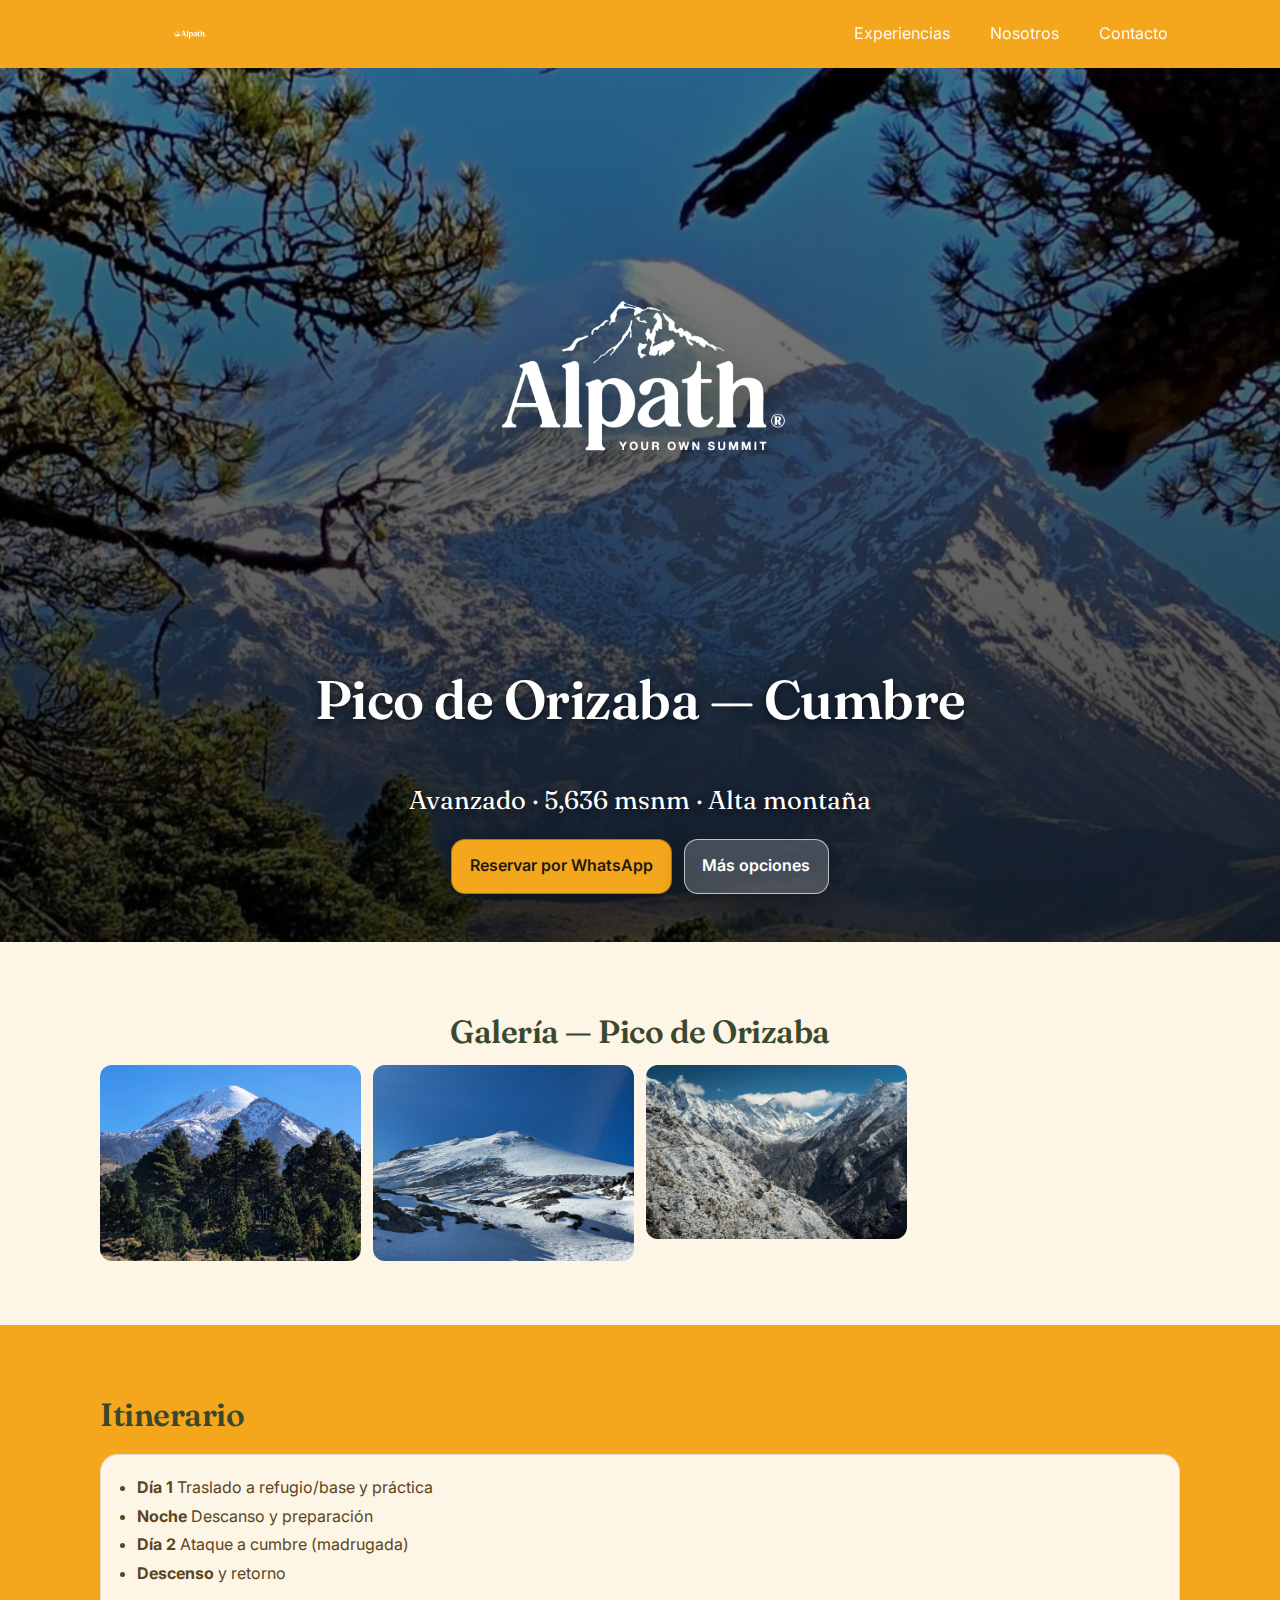
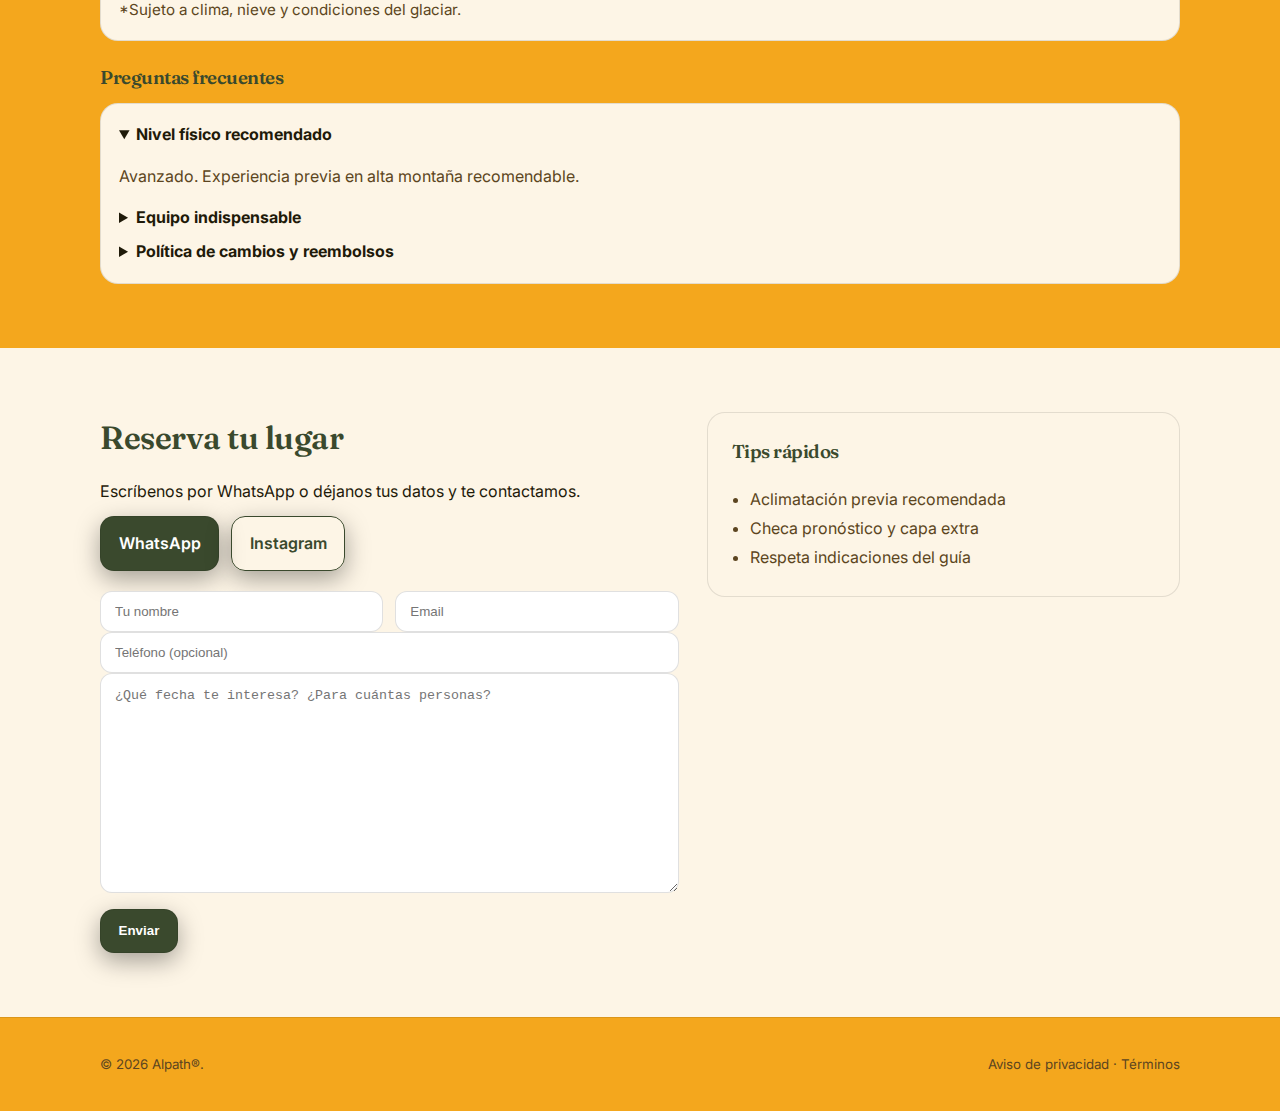
<file: pico-de-orizaba.html>
<!DOCTYPE html>
<html lang="es" class="scroll-smooth">
<head>
<meta charset="utf-8" />
<meta name="viewport" content="width=device-width, initial-scale=1" />
<title>Alpath® — Pico de Orizaba — Cumbre</title>
<meta name="description" content="Avanzado · 5,636 msnm · Alta montaña. Cumbre en el Pico de Orizaba con guía Alpath®." />
<meta property="og:title" content="Alpath® — Pico de Orizaba — Cumbre" />
<meta property="og:description" content="Avanzado · 5,636 msnm · Alta montaña. Cumbre en el Pico de Orizaba con guía Alpath®." />
<meta property="og:type" content="article" />
<meta name="theme-color" content="#3a492d" />
<link rel="icon" type="image/png" sizes="32x32" href="assets/icons/favicon-32.png" />
<link rel="icon" type="image/png" sizes="16x16" href="assets/icons/favicon-16.png" />
<link rel="apple-touch-icon" sizes="180x180" href="assets/icons/apple-touch-icon.png" />
<link rel="manifest" href="assets/manifest.webmanifest" />
<link rel="preconnect" href="https://fonts.googleapis.com"><link rel="preconnect" href="https://fonts.gstatic.com" crossorigin>
<link href="https://fonts.googleapis.com/css2?family=Fraunces:opsz,wght@9..144,600;9..144,700&family=Inter:wght@400;600;700;800&display=swap" rel="stylesheet">
<style>
:root{--bg:#f4a71d;--card:#fdf5e6;--muted:#5c4520;--text:#1f1a09;--brand:#3a492d;--ring:0 0 0 3px rgba(58,73,45,.35);--hero:url('assets/orizaba-hero.jpg');--hero-mobile:url('assets/orizaba-hero-mobile.jpg');}
*{box-sizing:border-box}html,body{margin:0;height:100%}
body{font-family:Inter,system-ui,-apple-system,Segoe UI,Roboto,Ubuntu,sans-serif;background:var(--bg);color:var(--text);line-height:1.6}
h1,h2,h3,h4{font-family:'Fraunces',serif;font-weight:600;letter-spacing:-0.5px}
a{text-decoration:none;color:inherit}img{max-width:100%;display:block;height:auto}
.container{max-width:1120px;margin-inline:auto;padding:0 20px}
.btn{display:inline-flex;align-items:center;gap:.6rem;background:var(--brand);color:#fff;padding:.85rem 1.1rem;border-radius:14px;font-weight:600;border:1px solid rgba(0,0,0,.08);box-shadow:0 8px 24px rgba(0,0,0,.35);transition:.2s}
.btn:hover{transform:translateY(-1px)}.btn-outline{background:transparent;border:1px solid var(--brand);color:var(--brand)}.btn-outline:hover{background:var(--brand);color:#fff}
.btn-primary{background:#f4a71d;color:#1f1a09;border:1px solid rgba(0,0,0,.28);box-shadow:0 10px 30px rgba(0,0,0,.45)}
.btn-ghost{background:rgba(255,255,255,.20);color:#fff;border:1px solid rgba(255,255,255,.65)}.btn-ghost:hover{background:rgba(255,255,255,.28)}
header{position:sticky;top:0;z-index:60;transition:background .3s,border .3s}
header.scrolled{background:rgba(58,73,45,.97);border-bottom:1px solid rgba(0,0,0,.25)}
nav{display:flex;align-items:center;justify-content:space-between;padding:12px 0}
.brand{display:flex;align-items:center;gap:.6rem;color:#fff;position:relative;z-index:2}
.brand-slot{position:relative;display:inline-block;width:180px;height:44px}
.brand-img{position:absolute;inset:0;margin:auto;height:44px;width:auto;opacity:1;transform:scale(1);transition:opacity .28s,transform .28s}
.brand-img-iso{width:44px;height:44px;opacity:0;transform:scale(.85)}
header.scrolled .brand-img-full{opacity:0;transform:scale(.92)}header.scrolled .brand-img-iso{opacity:1;transform:scale(1)}
.brand-img,.brand-img-iso{pointer-events:none}
.nav-links{display:flex;gap:1rem}.nav-links a{opacity:.95;padding:.5rem .75rem;border-radius:10px;color:#fff;position:relative}
.menu-toggle{display:none;align-items:center;gap:.4rem;background:transparent;color:#fff;border:1px solid rgba(255,255,255,.35);padding:.45rem .65rem;border-radius:10px}
@media (max-width:768px){.menu-toggle{display:inline-flex}.nav-links{display:none;position:fixed;left:12px;right:12px;top:60px;flex-direction:column;background:rgba(58,73,45,.98);border:1px solid rgba(255,255,255,.15);border-radius:12px;padding:10px;gap:8px;box-shadow:0 12px 24px rgba(0,0,0,.35)}.nav-links.open{display:flex}
.brand-slot{width:164px;height:40px}.brand-img{height:40px}.brand-img-iso{width:40px;height:40px}}
.hero{padding:72px 0 48px;position:relative;min-height:70vh;display:flex;align-items:center;justify-content:center;text-align:center}
.hero::before{content:'';position:absolute;inset:0;background:var(--hero) center/cover no-repeat}
.hero::after{content:'';position:absolute;inset:0;background:linear-gradient(to bottom, rgba(0,0,0,.45), rgba(0,0,0,.75))}
.hero .container{position:relative;z-index:1}
.hero h1{font-size:clamp(2.1rem,7.5vw,3.4rem);color:#fff;text-shadow:0 2px 8px rgba(0,0,0,.6)}
.hero p{font-family:'Fraunces',serif;font-size:clamp(1.1rem,4.5vw,1.6rem);color:#fff;margin:0 auto 18px;text-shadow:0 2px 8px rgba(0,0,0,.6)}
.hero-logo{width:min(60vw,480px);height:auto;filter:drop-shadow(0 6px 18px rgba(0,0,0,.35));margin:0 auto 10px;display:block}
.section{padding:64px 0}.card{background:var(--card);border:1px solid rgba(0,0,0,.1);border-radius:18px;padding:18px}
footer{padding:36px 0;border-top:1px solid rgba(0,0,0,.1);color:var(--muted)}
@media (max-width:640px){.hero::before{background:var(--hero-mobile) center/cover no-repeat}}
.reserve-grid{display:grid;grid-template-columns:minmax(0,1.1fr) minmax(0,.9fr);gap:28px;align-items:start}
.reserve-grid .card{padding:24px}.reserve-grid .lead{margin-bottom:10px}
#reserva .cta-wrap{display:flex;gap:12px;flex-wrap:wrap;margin:12px 0 20px}
#reserva form .row{display:grid;grid-template-columns:1fr 1fr;gap:12px}
@media (max-width:980px){.reserve-grid{grid-template-columns:1fr;gap:20px}}
@media (max-width:640px){#reserva form .row{grid-template-columns:1fr}}
input,textarea{width:100%;background:#fff;border:1px solid rgba(0,0,0,.12);color:#1b1b1b;border-radius:12px;padding:12px 14px;outline:none}
input:focus,textarea:focus{box-shadow:var(--ring);border-color:rgba(58,73,45,.55)}
textarea{min-height:220px;resize:vertical;line-height:1.5}
@media (max-width:640px){textarea{min-height:180px}}
.lightbox{position:fixed;inset:0;z-index:1000;background:rgba(0,0,0,.85);display:none;align-items:center;justify-content:center}
.lightbox.open{display:flex}.lightbox img{max-width:96vw;max-height:90vh;border-radius:12px;box-shadow:0 10px 30px rgba(0,0,0,.5);touch-action:pinch-zoom}
.lightbox .close{position:absolute;top:14px;right:14px;background:rgba(255,255,255,.15);color:#fff;border:1px solid rgba(255,255,255,.35);border-radius:10px;padding:.5rem .7rem}

/* ===== GALERÍA DINÁMICA ===== */
.gallery-masonry{column-gap:12px}
.gallery-masonry .gitem{break-inside:avoid;display:block;margin:0 0 12px;border-radius:12px;overflow:hidden;position:relative}
.gallery-masonry img{width:100%;height:auto;display:block;transition:transform .3s ease,filter .3s ease}
.gallery-masonry .gitem:hover img{transform:scale(1.03)}
@media(min-width:460px){.gallery-masonry{column-count:2}}
@media(min-width:720px){.gallery-masonry{column-count:3}}
@media(min-width:1024px){.gallery-masonry{column-count:4}}

/* Lightbox */
.lightbox{position:fixed;inset:0;background:rgba(0,0,0,.9);display:none;align-items:center;justify-content:center;z-index:1200}
.lightbox.open{display:flex}
.lightbox img{max-width:min(92vw,1400px);max-height:90vh;border-radius:12px}
.lightbox .lb-ui{position:absolute;inset:0;pointer-events:none}
.lightbox .btn{
  pointer-events:auto;position:absolute;top:50%;transform:translateY(-50%);
  background:rgba(255,255,255,.12);border:1px solid rgba(255,255,255,.4);color:#fff;
  padding:.6rem .8rem;border-radius:12px
}
.lightbox .btn:hover{background:rgba(255,255,255,.2)}
.lightbox .prev{left:18px}
.lightbox .next{right:18px}
.lightbox .close{top:16px;right:16px;transform:none}
.lightbox .caption{
  position:absolute;left:0;right:0;bottom:14px;text-align:center;color:#fff;opacity:.9;
  font-size:.95rem;padding:0 16px
}


</style>
</head>
<body>
<header id="siteHeader"><div class="container"><nav>
  <a href="/" class="brand" aria-label="Ir a inicio">
    <span class="brand-slot">
      <img class="brand-img brand-img-full" src="assets/brand/logo-h-white-480.png" width="140" height="36" alt="Alpath®">
      <img class="brand-img brand-img-iso"  src="assets/brand/isotipo-greengray-512.png" width="44" height="44" alt="" aria-hidden="true">
    </span>
  </a>
  <button id="menuToggle" class="menu-toggle" aria-label="Abrir menú">Menú</button>
  <div id="navLinks" class="nav-links">
    <a href="index.html#experiencias">Experiencias</a>
    <a href="index.html#nosotros">Nosotros</a>
    <a href="index.html#contacto">Contacto</a>
  </div>
</nav></div></header>

<section class="hero">
  <div class="container">
    <img class="hero-logo" src="assets/brand/hero-logo-greengray-960.png" alt="Alpath®">
    <h1>Pico de Orizaba — Cumbre</h1>
    <p>Avanzado · 5,636 msnm · Alta montaña</p>
    <div class="cta-row" style="display:flex;gap:12px;justify-content:center;flex-wrap:wrap">
      <a class="btn btn-primary" target="_blank" href="https://wa.me/523343682659?text=Hola%20Alpath%C2%AE%2C%20quiero%20reservar%20esta%20experiencia%20(Pico%20de%20Orizaba)">Reservar por WhatsApp</a>
      <a class="btn btn-ghost" href="#reserva">Más opciones</a>
    </div>
  </div>
</section>

<section id="galeria" class="section" style="background:var(--card)">
  <div class="container">
    <h2 style="margin:0 0 8px;font-size:2rem;color:var(--brand);text-align:center">Galería — Pico de Orizaba</h2>
    <div class="gallery-masonry">
      <a class="gitem" href="assets/galeria/orizaba-01.jpg" data-caption="Orizaba — Nieve y aristas">
        <img loading="lazy" decoding="async" src="assets/galeria/orizaba-01.jpg" alt="Orizaba — Nieve y aristas">
      </a>
      <a class="gitem" href="assets/galeria/orizaba-02.jpg" data-caption="Orizaba — Glaciar">
        <img loading="lazy" decoding="async" src="assets/galeria/orizaba-02.jpg" alt="Orizaba — Glaciar">
      </a>
      <a class="gitem" href="assets/galeria/orizaba-03.jpg" data-caption="Orizaba — Crampones y hielo">
        <img loading="lazy" decoding="async" src="assets/galeria/orizaba-03.jpg" alt="Orizaba — Crampones y hielo">
      </a>
    </div>
  </div>
</section>


<section class="section">
  <div class="container">
    <h2 style="margin:0 0 14px;font-size:2rem;color:var(--brand)">Itinerario</h2>
    <div class="card" style="margin-top:10px">
      <ul style="margin:0;padding-left:18px;color:var(--muted);line-height:1.8">
        <li><strong>Día 1</strong> Traslado a refugio/base y práctica</li>
        <li><strong>Noche</strong> Descanso y preparación</li>
        <li><strong>Día 2</strong> Ataque a cumbre (madrugada)</li>
        <li><strong>Descenso</strong> y retorno</li>
      </ul>
      <p style="margin:10px 0 0;color:var(--muted);font-size:.95rem">*Sujeto a clima, nieve y condiciones del glaciar.</p>
    </div>

    <h3 style="margin:22px 0 10px;color:var(--brand)">Preguntas frecuentes</h3>
    <div class="card">
      <details open style="margin-bottom:8px"><summary><strong>Nivel físico recomendado</strong></summary><p style="color:var(--muted)">Avanzado. Experiencia previa en alta montaña recomendable.</p></details>
      <details style="margin-bottom:8px"><summary><strong>Equipo indispensable</strong></summary><p style="color:var(--muted)">Botas rígidas/semirrígidas, crampones/herramienta de marcha (según temporada), casco, capas térmicas, frontal, 3L agua.</p></details>
      <details style="margin-bottom:0"><summary><strong>Política de cambios y reembolsos</strong></summary><p style="color:var(--muted)">Cambios con aviso previo. Reembolsos sujetos a condiciones.</p></details>
    </div>
  </div>
</section>

<section id="reserva" class="section" style="background:var(--card)">
  <div class="container reserve-grid">
    <div>
      <h2 style="margin:0 0 14px;font-size:2rem;color:var(--brand)">Reserva tu lugar</h2>
      <p class="lead">Escríbenos por WhatsApp o déjanos tus datos y te contactamos.</p>
      <div class="cta-wrap">
        <a class="btn" target="_blank" href="https://wa.me/523343682659?text=Hola%20Alpath%C2%AE%2C%20quiero%20reservar%20Pico%20de%20Orizaba">WhatsApp</a>
        <a class="btn btn-outline" target="_blank" href="https://www.instagram.com/alpathmountainco/">Instagram</a>
      </div>

      <form name="contacto-orizaba" method="POST" data-netlify="true" netlify-honeypot="bot-field" action="/gracias.html">
        <input type="hidden" name="form-name" value="contacto-orizaba" />
        <p style="display:none"><label>No llenar: <input name="bot-field" /></label></p>
        <div class="row">
          <input required name="nombre" placeholder="Tu nombre" />
          <input required type="email" name="email" placeholder="Email" />
        </div>
        <input name="telefono" placeholder="Teléfono (opcional)" />
        <textarea required name="mensaje" rows="6" placeholder="¿Qué fecha te interesa? ¿Para cuántas personas?"></textarea>
        <div data-netlify-recaptcha="true" style="margin:8px 0"></div>
        <div style="display:flex;gap:10px;align-items:center;flex-wrap:wrap"><button class="btn" type="submit">Enviar</button></div>
      </form>
    </div>

    <div class="card">
      <h3 style="margin-top:0;color:var(--brand)">Tips rápidos</h3>
      <ul style="margin:0;padding-left:18px;color:var(--muted);line-height:1.8">
        <li>Aclimatación previa recomendada</li>
        <li>Checa pronóstico y capa extra</li>
        <li>Respeta indicaciones del guía</li>
      </ul>
    </div>
  </div>
</section>

<footer><div class="container" style="display:flex;justify-content:space-between;gap:14px;flex-wrap:wrap">
  <small>© <span id="year"></span> Alpath®.</small>
  <small><a href="#">Aviso de privacidad</a> · <a href="#">Términos</a></small>
</div></footer>

<div id="lightbox" class="lightbox" aria-hidden="true"><button class="close" aria-label="Cerrar">Cerrar ✕</button><img alt=""></div>

<script>
document.getElementById('year').textContent=new Date().getFullYear();
const header=document.getElementById('siteHeader');window.addEventListener('scroll',()=>{header.classList.toggle('scrolled',window.scrollY>60)});
const toggle=document.getElementById('menuToggle');const links=document.getElementById('navLinks');if(toggle){toggle.addEventListener('click',(e)=>{e.stopPropagation();links.classList.toggle('open')});}document.addEventListener('click',(e)=>{if(!e.target.closest('nav')) links.classList.remove('open')});
(function(){const lb=document.getElementById('lightbox');if(!lb)return;const imgEl=lb.querySelector('img');const closeBtn=lb.querySelector('.close');function openLb(src,alt){imgEl.src=src;imgEl.alt=alt||'';lb.classList.add('open');lb.setAttribute('aria-hidden','false')}function closeLb(){lb.classList.remove('open');lb.setAttribute('aria-hidden','true');imgEl.src=''}document.addEventListener('click',(e)=>{const targetImg=e.target.closest('img[data-lightbox]');if(targetImg){e.preventDefault();const full=targetImg.getAttribute('data-full')||targetImg.currentSrc||targetImg.src;openLb(full,targetImg.alt);return}const link=e.target.closest('a');if(link){const lbImg=link.querySelector('img[data-lightbox]');if(lbImg){e.preventDefault();const href=link.getAttribute('href');openLb(href||lbImg.currentSrc||lbImg.src,lbImg.alt);return}}if(e.target===lb)closeLb()});closeBtn&&closeBtn.addEventListener('click',closeLb);document.addEventListener('keydown',(e)=>{if(e.key==='Escape')closeLb()})})();
</script>

<script>
/* ===== Lightbox + swipe (sin dependencias) ===== */
(function(){
  const $ = (s,ctx=document)=>ctx.querySelector(s);
  const $$ = (s,ctx=document)=>Array.from(ctx.querySelectorAll(s));
  const root = document; // limitar a esta página

  const items = $$('#galeria .gallery-masonry .gitem', root);
  if(!items.length) return;

  const lb = document.createElement('div');
  lb.className = 'lightbox';
  lb.id = 'lightbox';
  lb.innerHTML = `
    <img id="lbImg" alt="">
    <div class="lb-ui">
      <button class="btn prev" type="button" aria-label="Anterior">‹</button>
      <button class="btn next" type="button" aria-label="Siguiente">›</button>
      <button class="btn close" type="button" aria-label="Cerrar">✕</button>
      <div class="caption" id="lbCap"></div>
    </div>`;
  document.body.appendChild(lb);

  const lbImg = $('#lbImg', lb);
  const lbCap = $('#lbCap', lb);
  const btnPrev = $('.prev', lb);
  const btnNext = $('.next', lb);
  const btnClose= $('.close', lb);

  let idx = 0;

  function openAt(i){
    idx = i;
    const el = items[idx];
    lbImg.src = el.getAttribute('href');
    lbCap.textContent = el.dataset.caption || el.querySelector('img')?.alt || '';
    lb.classList.add('open');
    lb.setAttribute('aria-hidden', 'false');
  }
  function closeLB(){
    lb.classList.remove('open');
    lb.setAttribute('aria-hidden', 'true');
    lbImg.src = '';
  }
  function next(){ idx = (idx+1) % items.length; openAt(idx); }
  function prev(){ idx = (idx-1+items.length) % items.length; openAt(idx); }

  items.forEach((a,i)=>{
    a.addEventListener('click', (e)=>{ e.preventDefault(); openAt(i); });
  });
  btnClose.addEventListener('click', closeLB);
  btnNext.addEventListener('click', (e)=>{ e.stopPropagation(); next(); });
  btnPrev.addEventListener('click', (e)=>{ e.stopPropagation(); prev(); });
  lb.addEventListener('click', (e)=>{ if(e.target === lb) closeLB(); });
  document.addEventListener('keydown', (e)=>{
    if(!lb.classList.contains('open')) return;
    if(e.key === 'Escape') closeLB();
    if(e.key === 'ArrowRight') next();
    if(e.key === 'ArrowLeft')  prev();
  });
  // Swipe
  let sx=0, sy=0;
  lb.addEventListener('touchstart', (e)=>{
    const t = e.changedTouches[0]; sx=t.clientX; sy=t.clientY;
  }, {passive:true});
  lb.addEventListener('touchend', (e)=>{
    const t = e.changedTouches[0], dx=t.clientX-sx, dy=t.clientY-sy;
    if(Math.abs(dx)>40 && Math.abs(dx)>Math.abs(dy)){ (dx<0?next:prev)(); }
    else if(Math.abs(dy)>70 && Math.abs(dy)>Math.abs(dx)){ closeLB(); }
  }, {passive:true});
})();
</script>

</body>
</html>
</file>
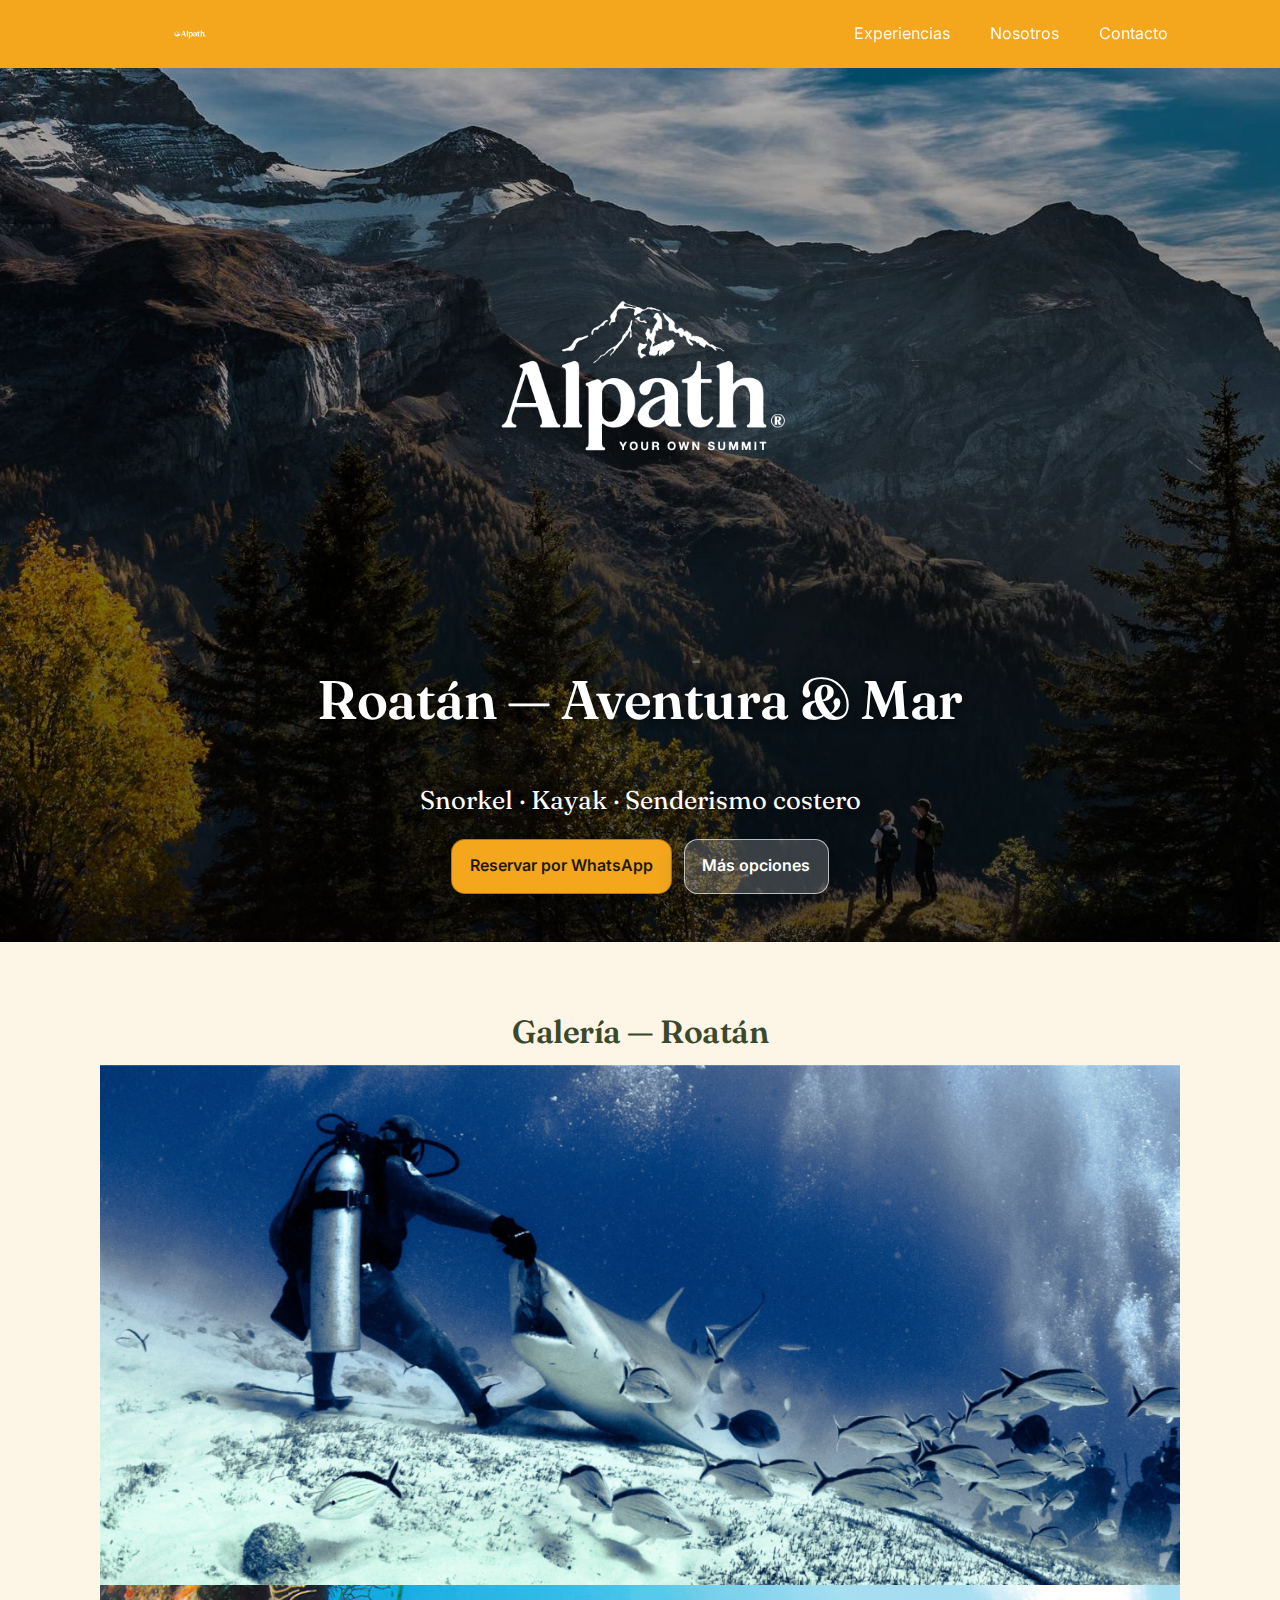
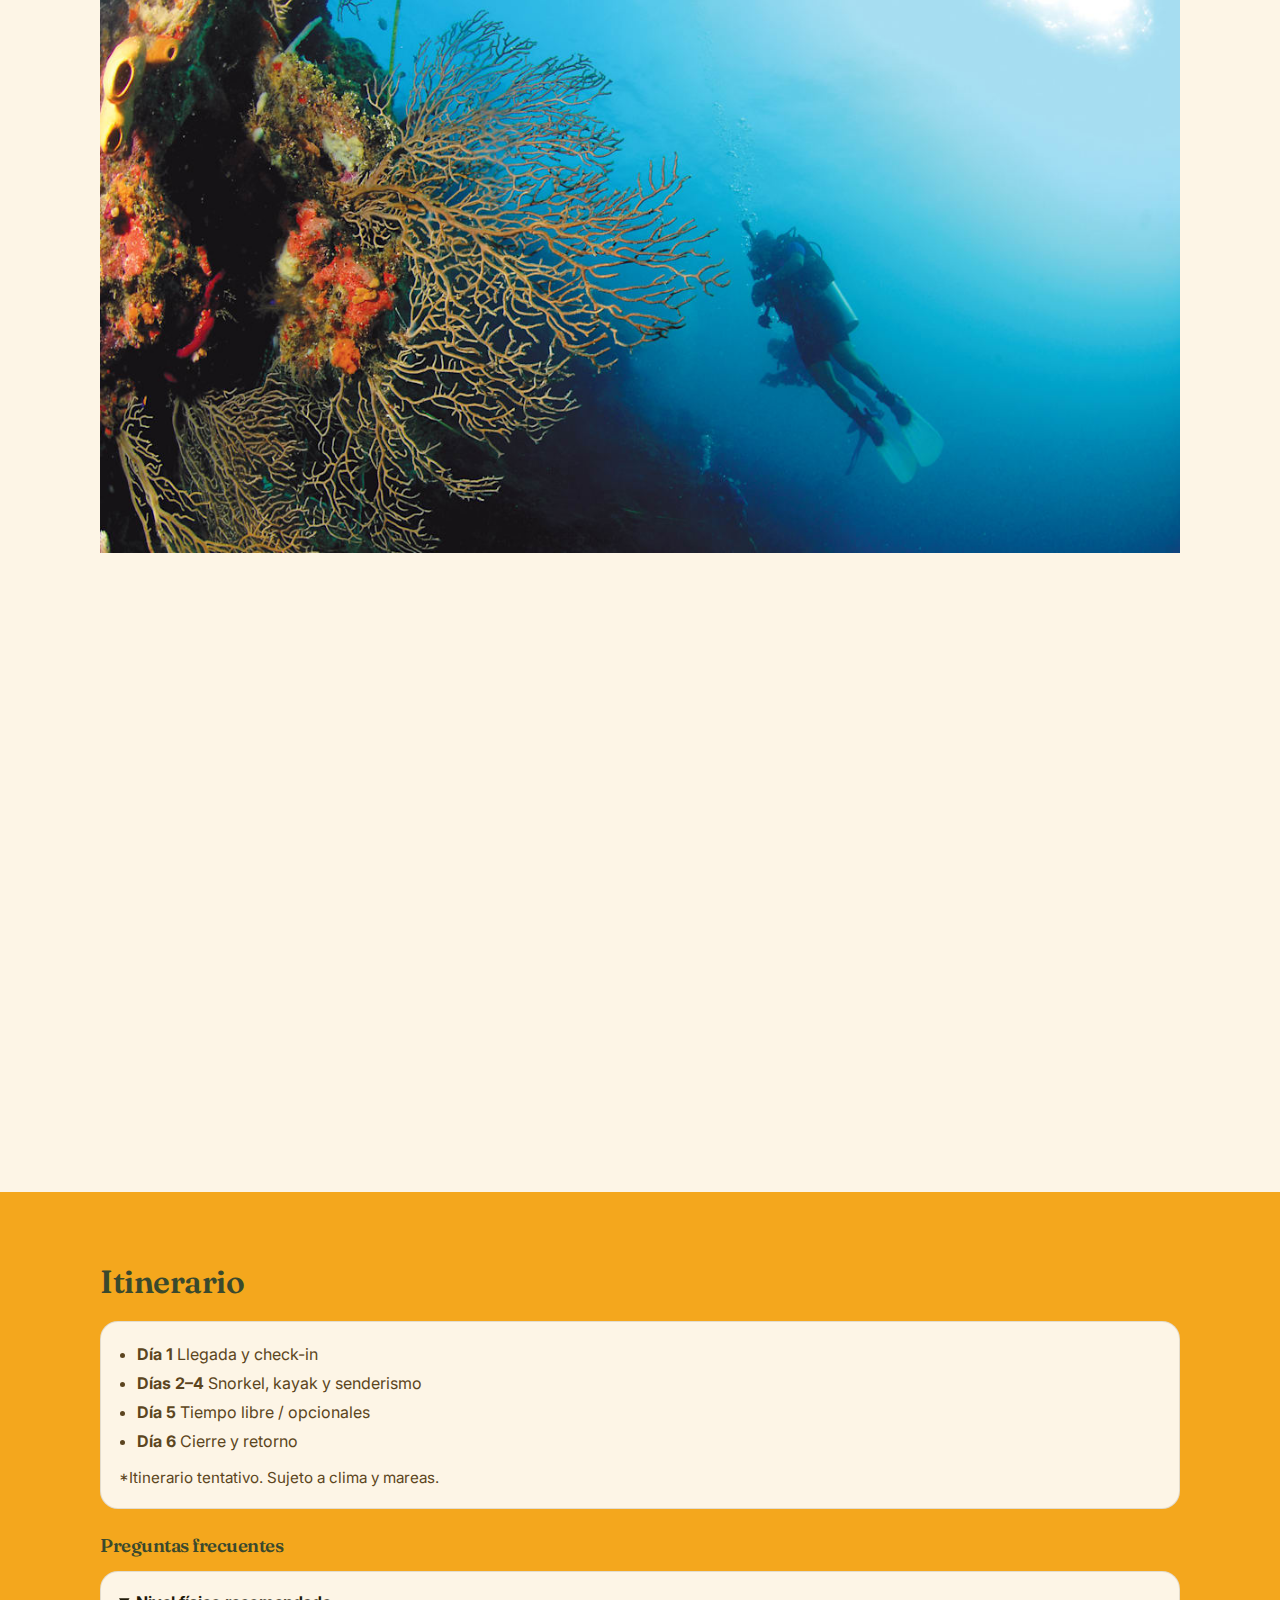
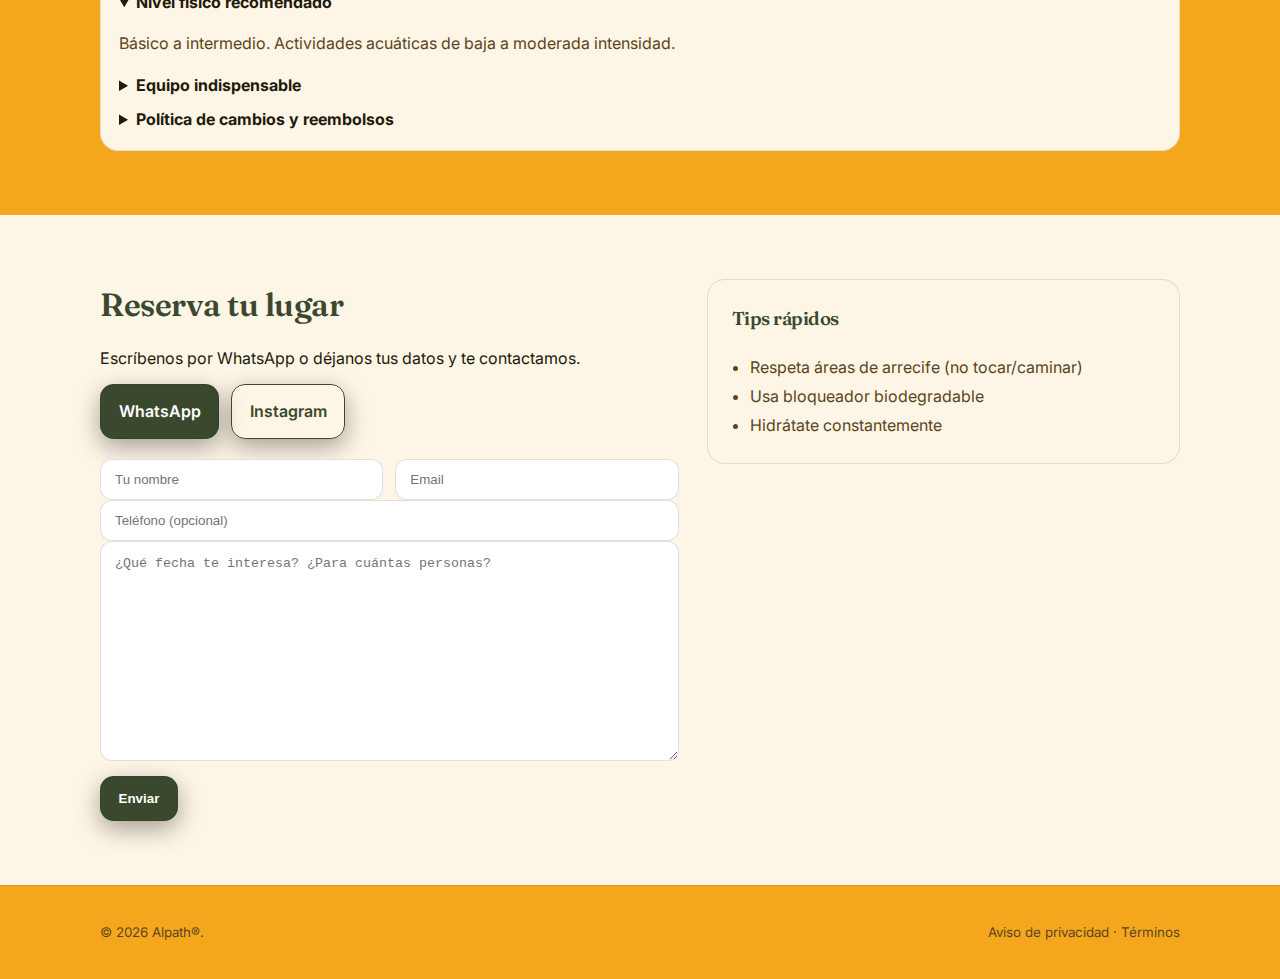
<file: roatan.html>
<!DOCTYPE html>
<html lang="es" class="scroll-smooth">
<head>
<meta charset="utf-8" />
<meta name="viewport" content="width=device-width, initial-scale=1" />
<title>Alpath® — Roatán — Aventura & Mar</title>
<meta name="description" content="Snorkel · Kayak · Senderismo costero. Aventura en Roatán con logística Alpath®." />
<meta property="og:title" content="Alpath® — Roatán — Aventura & Mar" />
<meta property="og:description" content="Snorkel · Kayak · Senderismo costero. Aventura en Roatán con logística Alpath®." />
<meta property="og:type" content="article" />
<meta name="theme-color" content="#3a492d" />
<link rel="icon" type="image/png" sizes="32x32" href="assets/icons/favicon-32.png" />
<link rel="icon" type="image/png" sizes="16x16" href="assets/icons/favicon-16.png" />
<link rel="apple-touch-icon" sizes="180x180" href="assets/icons/apple-touch-icon.png" />
<link rel="manifest" href="assets/manifest.webmanifest" />
<link rel="preconnect" href="https://fonts.googleapis.com"><link rel="preconnect" href="https://fonts.gstatic.com" crossorigin>
<link href="https://fonts.googleapis.com/css2?family=Fraunces:opsz,wght@9..144,600;9..144,700&family=Inter:wght@400;600;700;800&display=swap" rel="stylesheet">
<style>
:root{--bg:#f4a71d;--card:#fdf5e6;--muted:#5c4520;--text:#1f1a09;--brand:#3a492d;--ring:0 0 0 3px rgba(58,73,45,.35);--hero:url('assets/roatan-hero.jpg');--hero-mobile:url('assets/roatan-hero-mobile.jpg');}
*{box-sizing:border-box}html,body{margin:0;height:100%}
body{font-family:Inter,system-ui,-apple-system,Segoe UI,Roboto,Ubuntu,sans-serif;background:var(--bg);color:var(--text);line-height:1.6}
h1,h2,h3,h4{font-family:'Fraunces',serif;font-weight:600;letter-spacing:-0.5px}
a{text-decoration:none;color:inherit}img{max-width:100%;display:block;height:auto}
.container{max-width:1120px;margin-inline:auto;padding:0 20px}
.btn{display:inline-flex;align-items:center;gap:.6rem;background:var(--brand);color:#fff;padding:.85rem 1.1rem;border-radius:14px;font-weight:600;border:1px solid rgba(0,0,0,.08);box-shadow:0 8px 24px rgba(0,0,0,.35);transition:.2s}
.btn:hover{transform:translateY(-1px)}.btn-outline{background:transparent;border:1px solid var(--brand);color:var(--brand)}.btn-outline:hover{background:var(--brand);color:#fff}
.btn-primary{background:#f4a71d;color:#1f1a09;border:1px solid rgba(0,0,0,.28);box-shadow:0 10px 30px rgba(0,0,0,.45)}
.btn-ghost{background:rgba(255,255,255,.20);color:#fff;border:1px solid rgba(255,255,255,.65)}.btn-ghost:hover{background:rgba(255,255,255,.28)}
header{position:sticky;top:0;z-index:60;transition:background .3s,border .3s}
header.scrolled{background:rgba(58,73,45,.97);border-bottom:1px solid rgba(0,0,0,.25)}
nav{display:flex;align-items:center;justify-content:space-between;padding:12px 0}
.brand{display:flex;align-items:center;gap:.6rem;color:#fff;position:relative;z-index:2}
.brand-slot{position:relative;display:inline-block;width:180px;height:44px}
.brand-img{position:absolute;inset:0;margin:auto;height:44px;width:auto;opacity:1;transform:scale(1);transition:opacity .28s,transform .28s}
.brand-img-iso{width:44px;height:44px;opacity:0;transform:scale(.85)}
header.scrolled .brand-img-full{opacity:0;transform:scale(.92)}header.scrolled .brand-img-iso{opacity:1;transform:scale(1)}
.brand-img,.brand-img-iso{pointer-events:none}
.nav-links{display:flex;gap:1rem}.nav-links a{opacity:.95;padding:.5rem .75rem;border-radius:10px;color:#fff;position:relative}
.menu-toggle{display:none;align-items:center;gap:.4rem;background:transparent;color:#fff;border:1px solid rgba(255,255,255,.35);padding:.45rem .65rem;border-radius:10px}
@media (max-width:768px){.menu-toggle{display:inline-flex}.nav-links{display:none;position:fixed;left:12px;right:12px;top:60px;flex-direction:column;background:rgba(58,73,45,.98);border:1px solid rgba(255,255,255,.15);border-radius:12px;padding:10px;gap:8px;box-shadow:0 12px 24px rgba(0,0,0,.35)}.nav-links.open{display:flex}
.brand-slot{width:164px;height:40px}.brand-img{height:40px}.brand-img-iso{width:40px;height:40px}}
.hero{padding:72px 0 48px;position:relative;min-height:70vh;display:flex;align-items:center;justify-content:center;text-align:center}
.hero::before{content:'';position:absolute;inset:0;background:var(--hero) center/cover no-repeat}
.hero::after{content:'';position:absolute;inset:0;background:linear-gradient(to bottom, rgba(0,0,0,.30), rgba(0,0,0,.65))}
.hero .container{position:relative;z-index:1}
.hero h1{font-size:clamp(2.1rem,7.5vw,3.4rem);color:#fff;text-shadow:0 2px 8px rgba(0,0,0,.6)}
.hero p{font-family:'Fraunces',serif;font-size:clamp(1.1rem,4.5vw,1.6rem);color:#fff;margin:0 auto 18px;text-shadow:0 2px 8px rgba(0,0,0,.6)}
.hero-logo{width:min(60vw,480px);height:auto;filter:drop-shadow(0 6px 18px rgba(0,0,0,.35));margin:0 auto 10px;display:block}
.section{padding:64px 0}.card{background:var(--card);border:1px solid rgba(0,0,0,.1);border-radius:18px;padding:18px}
footer{padding:36px 0;border-top:1px solid rgba(0,0,0,.1);color:var(--muted)}
@media (max-width:640px){.hero::before{background:var(--hero-mobile) center/cover no-repeat}}
.reserve-grid{display:grid;grid-template-columns:minmax(0,1.1fr) minmax(0,.9fr);gap:28px;align-items:start}
.reserve-grid .card{padding:24px}.reserve-grid .lead{margin-bottom:10px}
#reserva .cta-wrap{display:flex;gap:12px;flex-wrap:wrap;margin:12px 0 20px}
#reserva form .row{display:grid;grid-template-columns:1fr 1fr;gap:12px}
@media (max-width:980px){.reserve-grid{grid-template-columns:1fr;gap:20px}}
@media (max-width:640px){#reserva form .row{grid-template-columns:1fr}}
input,textarea{width:100%;background:#fff;border:1px solid rgba(0,0,0,.12);color:#1b1b1b;border-radius:12px;padding:12px 14px;outline:none}
input:focus,textarea:focus{box-shadow:var(--ring);border-color:rgba(58,73,45,.55)}
textarea{min-height:220px;resize:vertical;line-height:1.5}
@media (max-width:640px){textarea{min-height:180px}}
.lightbox{position:fixed;inset:0;z-index:1000;background:rgba(0,0,0,.85);display:none;align-items:center;justify-content:center}
.lightbox.open{display:flex}.lightbox img{max-width:96vw;max-height:90vh;border-radius:12px;box-shadow:0 10px 30px rgba(0,0,0,.5);touch-action:pinch-zoom}
.lightbox .close{position:absolute;top:14px;right:14px;background:rgba(255,255,255,.15);color:#fff;border:1px solid rgba(255,255,255,.35);border-radius:10px;padding:.5rem .7rem}

/* ===== CAROUSEL / SLIDER ===== */
.carousel{position:relative;width:100%;overflow:hidden;background:#000}
.carousel-frame{width:100%;height:clamp(280px,62vh,760px)}
.carousel-track{display:flex;height:100%;transition:transform .6s ease;will-change:transform}
.carousel-slide{min-width:100%;height:100%;position:relative}
.carousel-slide img{width:100%;height:100%;object-fit:cover;display:block}

/* Caption opcional */
.carousel-caption{
  position:absolute;left:0;right:0;bottom:0;padding:14px 16px;color:#fff;
  background:linear-gradient(to top,rgba(0,0,0,.45),rgba(0,0,0,0));font-weight:600
}

/* Controles */
.c-btn{position:absolute;top:50%;transform:translateY(-50%);z-index:5;
  background:rgba(255,255,255,.14);border:1px solid rgba(255,255,255,.5);
  color:#fff;padding:.6rem .8rem;border-radius:12px;cursor:pointer}
.c-btn:hover{background:rgba(255,255,255,.22)}
.c-prev{left:12px}
.c-next{right:12px}

/* Dots */
.c-dots{position:absolute;left:0;right:0;bottom:10px;display:flex;gap:8px;justify-content:center;z-index:5}
.c-dot{width:9px;height:9px;border-radius:999px;border:1px solid rgba(255,255,255,.8);background:transparent}
.c-dot.is-active{background:#fff}


</style>
</head>
<body>
<header id="siteHeader"><div class="container"><nav>
  <a href="/" class="brand" aria-label="Ir a inicio">
    <span class="brand-slot">
      <img class="brand-img brand-img-full" src="assets/brand/logo-h-white-480.png" width="140" height="36" alt="Alpath®">
      <img class="brand-img brand-img-iso"  src="assets/brand/isotipo-greengray-512.png" width="44" height="44" alt="" aria-hidden="true">
    </span>
  </a>
  <button id="menuToggle" class="menu-toggle" aria-label="Abrir menú">Menú</button>
  <div id="navLinks" class="nav-links">
    <a href="index.html#experiencias">Experiencias</a>
    <a href="index.html#nosotros">Nosotros</a>
    <a href="index.html#contacto">Contacto</a>
  </div>
</nav></div></header>

<section class="hero">
  <div class="container">
    <img class="hero-logo" src="assets/brand/hero-logo-greengray-960.png" alt="Alpath®">
    <h1>Roatán — Aventura & Mar</h1>
    <p>Snorkel · Kayak · Senderismo costero</p>
    <div class="cta-row" style="display:flex;gap:12px;justify-content:center;flex-wrap:wrap">
      <a class="btn btn-primary" target="_blank" href="https://wa.me/523343682659?text=Hola%20Alpath%C2%AE%2C%20quiero%20reservar%20esta%20experiencia%20(Roat%C3%A1n)">Reservar por WhatsApp</a>
      <a class="btn btn-ghost" href="#reserva">Más opciones</a>
    </div>
  </div>
</section>

<section id="galeria" class="section" style="background:var(--card)">
  <div class="container">
    <h2 style="margin:0 0 8px;font-size:2rem;color:var(--brand);text-align:center">Galería — Roatán</h2>
    <div class="gallery-masonry">
      <a class="gitem" href="assets/galeria/roatan-01.jpg" data-caption="Roatán — Arrecife">
        <img loading="lazy" decoding="async" src="assets/galeria/roatan-01.jpg" alt="Roatán — Arrecife">
      </a>
      <a class="gitem" href="assets/galeria/roatan-02.jpg" data-caption="Roatán — Snorkel">
        <img loading="lazy" decoding="async" src="assets/galeria/roatan-02.jpg" alt="Roatán — Snorkel">
      </a>
      <a class="gitem" href="assets/galeria/roatan-03.jpg" data-caption="Roatán — Playa tropical">
        <img loading="lazy" decoding="async" src="assets/galeria/roatan-03.jpg" alt="Roatán — Playa tropical">
      </a>
    </div>
  </div>
</section>


<section class="section">
  <div class="container">
    <h2 style="margin:0 0 14px;font-size:2rem;color:var(--brand)">Itinerario</h2>
    <div class="card" style="margin-top:10px">
      <ul style="margin:0;padding-left:18px;color:var(--muted);line-height:1.8">
        <li><strong>Día 1</strong> Llegada y check-in</li>
        <li><strong>Días 2–4</strong> Snorkel, kayak y senderismo</li>
        <li><strong>Día 5</strong> Tiempo libre / opcionales</li>
        <li><strong>Día 6</strong> Cierre y retorno</li>
      </ul>
      <p style="margin:10px 0 0;color:var(--muted);font-size:.95rem">*Itinerario tentativo. Sujeto a clima y mareas.</p>
    </div>

    <h3 style="margin:22px 0 10px;color:var(--brand)">Preguntas frecuentes</h3>
    <div class="card">
      <details open style="margin-bottom:8px"><summary><strong>Nivel físico recomendado</strong></summary><p style="color:var(--muted)">Básico a intermedio. Actividades acuáticas de baja a moderada intensidad.</p></details>
      <details style="margin-bottom:8px"><summary><strong>Equipo indispensable</strong></summary><p style="color:var(--muted)">Ropa ligera UV, traje de baño, sandalias de río, repelente, bloqueador marino.</p></details>
      <details style="margin-bottom:0"><summary><strong>Política de cambios y reembolsos</strong></summary><p style="color:var(--muted)">Cambios con aviso previo. Reembolsos sujetos a condiciones.</p></details>
    </div>
  </div>
</section>

<section id="reserva" class="section" style="background:var(--card)">
  <div class="container reserve-grid">
    <div>
      <h2 style="margin:0 0 14px;font-size:2rem;color:var(--brand)">Reserva tu lugar</h2>
      <p class="lead">Escríbenos por WhatsApp o déjanos tus datos y te contactamos.</p>
      <div class="cta-wrap">
        <a class="btn" target="_blank" href="https://wa.me/523343682659?text=Hola%20Alpath%C2%AE%2C%20quiero%20reservar%20Roat%C3%A1n">WhatsApp</a>
        <a class="btn btn-outline" target="_blank" href="https://www.instagram.com/alpathmountainco/">Instagram</a>
      </div>

      <form name="contacto-roatan" method="POST" data-netlify="true" netlify-honeypot="bot-field" action="/gracias.html">
        <input type="hidden" name="form-name" value="contacto-roatan" />
        <p style="display:none"><label>No llenar: <input name="bot-field" /></label></p>
        <div class="row">
          <input required name="nombre" placeholder="Tu nombre" />
          <input required type="email" name="email" placeholder="Email" />
        </div>
        <input name="telefono" placeholder="Teléfono (opcional)" />
        <textarea required name="mensaje" rows="6" placeholder="¿Qué fecha te interesa? ¿Para cuántas personas?"></textarea>
        <div data-netlify-recaptcha="true" style="margin:8px 0"></div>
        <div style="display:flex;gap:10px;align-items:center;flex-wrap:wrap"><button class="btn" type="submit">Enviar</button></div>
      </form>
    </div>

    <div class="card">
      <h3 style="margin-top:0;color:var(--brand)">Tips rápidos</h3>
      <ul style="margin:0;padding-left:18px;color:var(--muted);line-height:1.8">
        <li>Respeta áreas de arrecife (no tocar/caminar)</li>
        <li>Usa bloqueador biodegradable</li>
        <li>Hidrátate constantemente</li>
      </ul>
    </div>
  </div>
</section>

<footer><div class="container" style="display:flex;justify-content:space-between;gap:14px;flex-wrap:wrap">
  <small>© <span id="year"></span> Alpath®.</small>
  <small><a href="#">Aviso de privacidad</a> · <a href="#">Términos</a></small>
</div></footer>

<div id="lightbox" class="lightbox" aria-hidden="true"><button class="close" aria-label="Cerrar">Cerrar ✕</button><img alt=""></div>

<script>
document.getElementById('year').textContent=new Date().getFullYear();
const header=document.getElementById('siteHeader');window.addEventListener('scroll',()=>{header.classList.toggle('scrolled',window.scrollY>60)});
const toggle=document.getElementById('menuToggle');const links=document.getElementById('navLinks');if(toggle){toggle.addEventListener('click',(e)=>{e.stopPropagation();links.classList.toggle('open')});}document.addEventListener('click',(e)=>{if(!e.target.closest('nav')) links.classList.remove('open')});
(function(){const lb=document.getElementById('lightbox');if(!lb)return;const imgEl=lb.querySelector('img');const closeBtn=lb.querySelector('.close');function openLb(src,alt){imgEl.src=src;imgEl.alt=alt||'';lb.classList.add('open');lb.setAttribute('aria-hidden','false')}function closeLb(){lb.classList.remove('open');lb.setAttribute('aria-hidden','true');imgEl.src=''}document.addEventListener('click',(e)=>{const targetImg=e.target.closest('img[data-lightbox]');if(targetImg){e.preventDefault();const full=targetImg.getAttribute('data-full')||targetImg.currentSrc||targetImg.src;openLb(full,targetImg.alt);return}const link=e.target.closest('a');if(link){const lbImg=link.querySelector('img[data-lightbox]');if(lbImg){e.preventDefault();const href=link.getAttribute('href');openLb(href||lbImg.currentSrc||lbImg.src,lbImg.alt);return}}if(e.target===lb)closeLb()});closeBtn&&closeBtn.addEventListener('click',closeLb);document.addEventListener('keydown',(e)=>{if(e.key==='Escape')closeLb()})})();
</script>

<script>
/* ===== Slider genérico (autoplay, flechas, dots, swipe, pausa al hover) ===== */
(function(){
  const carousels = document.querySelectorAll('.carousel');
  carousels.forEach(initCarousel);

  function initCarousel(root){
    const frame = root.querySelector('.carousel-frame');
    const track = root.querySelector('.carousel-track');
    const slides = Array.from(root.querySelectorAll('.carousel-slide'));
    const btnPrev = root.querySelector('.c-prev');
    const btnNext = root.querySelector('.c-next');
    const dotsWrap = root.querySelector('.c-dots');
    const interval = parseInt(root.dataset.interval || '5000', 10);
    const autoplay = root.dataset.autoplay !== 'false';

    let i = 0, timer = null, hovering = false, touching = false;
    // Dots
    const dots = slides.map((_,idx)=>{
      const b = document.createElement('button');
      b.className = 'c-dot' + (idx===0 ? ' is-active' : '');
      b.type = 'button';
      b.setAttribute('aria-label', `Ir al slide ${idx+1}`);
      b.addEventListener('click', ()=>go(idx,true));
      dotsWrap.appendChild(b);
      return b;
    });

    function setTransform(){
      track.style.transform = `translateX(${-i*100}%)`;
      dots.forEach((d,idx)=>d.classList.toggle('is-active', idx===i));
    }
    function prev(manual=false){ i=(i-1+slides.length)%slides.length; setTransform(); restart(manual); }
    function next(manual=false){ i=(i+1)%slides.length; setTransform(); restart(manual); }
    function go(idx,manual=false){ i=idx%slides.length; setTransform(); restart(manual); }

    function start(){
      if(!autoplay) return;
      stop();
      timer = setInterval(()=>{ if(!hovering && !touching && document.visibilityState==='visible'){ next(); } }, interval);
    }
    function stop(){ if(timer){ clearInterval(timer); timer=null; } }
    function restart(manual){ if(manual) { stop(); start(); } }

    // Eventos
    btnPrev.addEventListener('click', ()=>prev(true));
    btnNext.addEventListener('click', ()=>next(true));

    root.addEventListener('mouseenter', ()=>{ hovering=true; });
    root.addEventListener('mouseleave', ()=>{ hovering=false; });
    document.addEventListener('visibilitychange', ()=>{ if(document.visibilityState!=='visible') stop(); else start(); });

    // Swipe
    let sx=0, sy=0;
    frame.addEventListener('touchstart', (e)=>{ touching=true; const t=e.changedTouches[0]; sx=t.clientX; sy=t.clientY; }, {passive:true});
    frame.addEventListener('touchend', (e)=>{
      const t=e.changedTouches[0]; const dx=t.clientX-sx, dy=t.clientY-sy;
      touching=false;
      if(Math.abs(dx)>40 && Math.abs(dx)>Math.abs(dy)){ dx<0 ? next(true) : prev(true); }
    }, {passive:true});

    // Inicial
    setTransform(); start();
    // Resize: asegura altura
    addEventListener('resize', ()=>setTransform());
  }
})();
</script>


</body>
</html>
</file>
